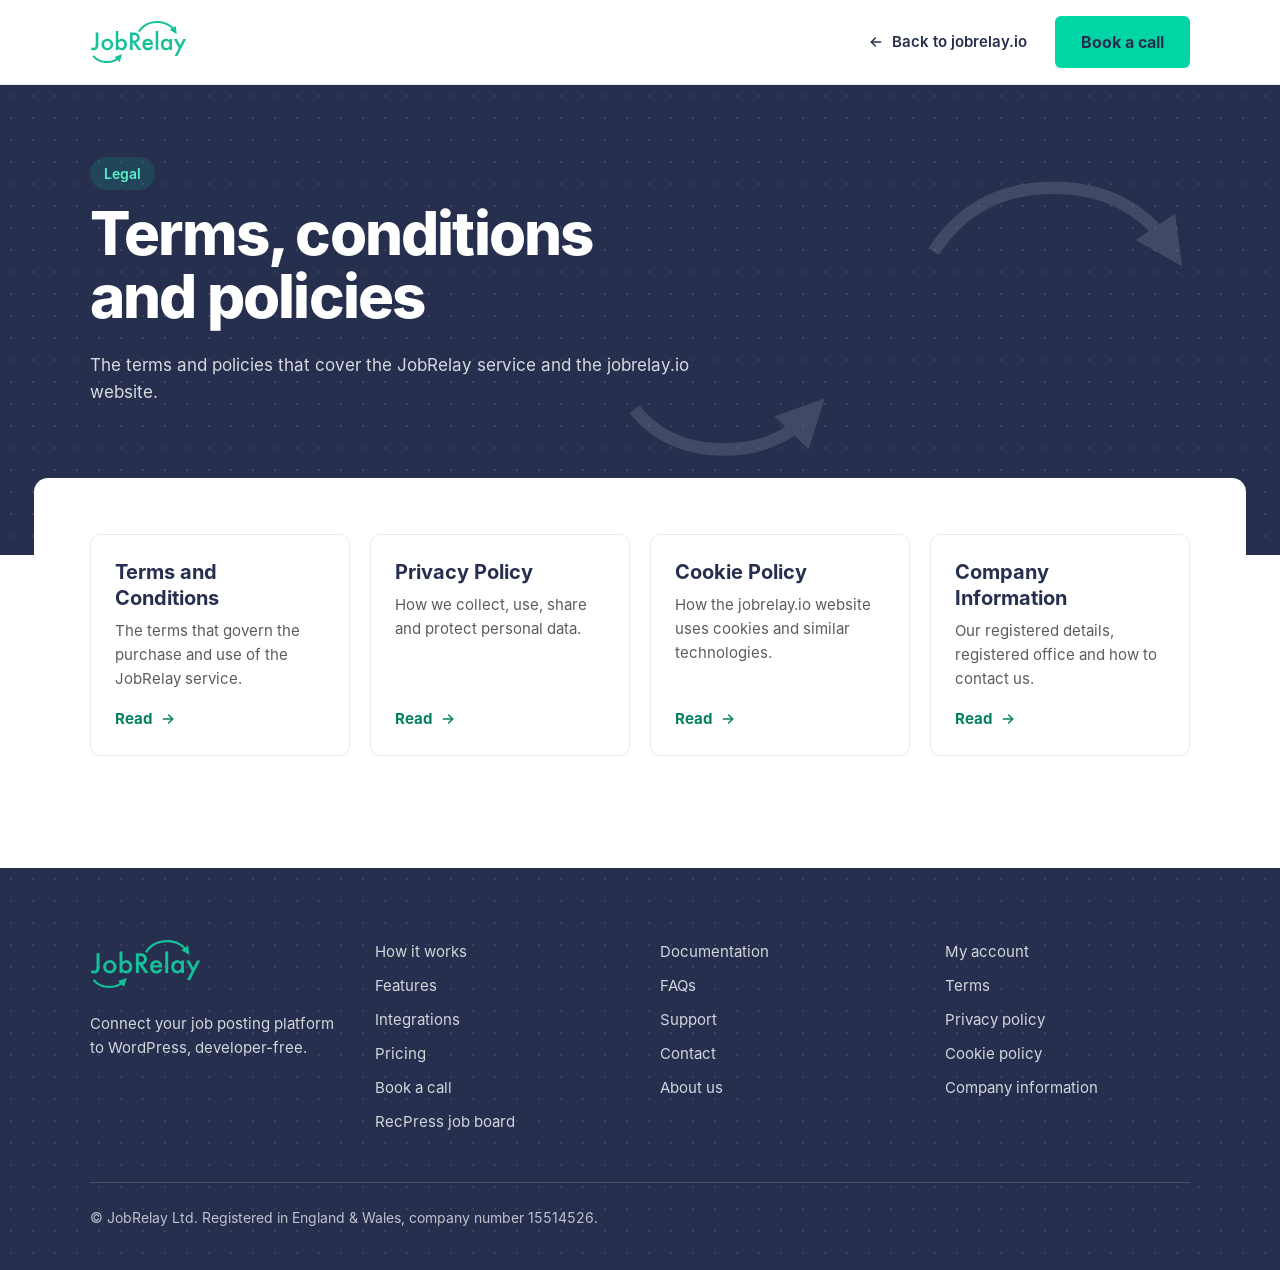
<file: index.html>
<!doctype html>
<html lang="en-GB">
<head>
	<meta charset="utf-8">
	<meta name="viewport" content="width=device-width, initial-scale=1">
	<title>Terms, conditions and policies | JobRelay</title>
	<meta name="description" content="JobRelay Ltd terms and conditions, privacy policy, cookie policy and company information.">
	<meta name="author" content="JobRelay Ltd">
	<link rel="canonical" href="https://legal.jobrelay.io/">
	<link rel="preload" href="assets/fonts/inter/inter-400.woff2" as="font" type="font/woff2" crossorigin>
	<link rel="preload" href="assets/fonts/inter/inter-800.woff2" as="font" type="font/woff2" crossorigin>
	<link rel="stylesheet" href="assets/css/legal.css">
	<script src="assets/js/legal.js" defer></script>
</head>
<body>

	<a class="skip-link" href="#main">Skip to content</a>

	<header class="site-header">
		<div class="wrap site-header__row">
			<a class="site-header__logo" href="https://jobrelay.io/"><img src="assets/img/logo.svg" alt="JobRelay home" width="96" height="42"></a>

			<div class="site-header__actions">
				<a class="site-header__back" href="https://jobrelay.io/">Back to jobrelay.io</a>
				<a class="button" href="https://jobrelay.io/book-a-consultation-call/">Book a call</a>
			</div>
		</div>
	</header>

	<main id="main">
		<section class="page-banner is-style-dots">
			<div class="wrap">
				<p class="banner-badge">Legal</p>
				<h1>Terms, conditions and policies</h1>
				<p class="banner-intro">The terms and policies that cover the JobRelay service and the jobrelay.io website.</p>
			</div>
		</section>

		<div class="page-sheet">
			<div class="wrap">
				<ul class="legal-cards">
					<li><a href="terms-conditions.html"><strong>Terms and Conditions</strong><span>The terms that govern the purchase and use of the JobRelay service.</span><em>Read</em></a></li>
					<li><a href="privacy-policy.html"><strong>Privacy Policy</strong><span>How we collect, use, share and protect personal data.</span><em>Read</em></a></li>
					<li><a href="cookie-policy.html"><strong>Cookie Policy</strong><span>How the jobrelay.io website uses cookies and similar technologies.</span><em>Read</em></a></li>
					<li><a href="company-information.html"><strong>Company Information</strong><span>Our registered details, registered office and how to contact us.</span><em>Read</em></a></li>
				</ul>
			</div>
		</div>
	</main>

	<footer class="site-footer is-style-dots">
		<div class="wrap site-footer__grid">
			<div>
				<a class="site-footer__logo" href="https://jobrelay.io/"><img src="assets/img/logo.svg" alt="JobRelay home" width="110" height="48"></a>
				<p>Connect your job posting platform to WordPress, developer-free.</p>
			</div>

			<ul class="footer-links">
				<li><a href="https://jobrelay.io/how-does-jobrelay-work/">How it works</a></li>
				<li><a href="https://jobrelay.io/features/">Features</a></li>
				<li><a href="https://jobrelay.io/wordpress-integrations/">Integrations</a></li>
				<li><a href="https://jobrelay.io/pricing/">Pricing</a></li>
				<li><a href="https://jobrelay.io/book-a-consultation-call/">Book a call</a></li>
				<li><a href="https://recpress.co.uk/">RecPress job board</a></li>
			</ul>

			<ul class="footer-links">
				<li><a href="https://jobrelay.io/docs/">Documentation</a></li>
				<li><a href="https://jobrelay.io/faqs/">FAQs</a></li>
				<li><a href="https://jobrelay.io/support/">Support</a></li>
				<li><a href="https://jobrelay.io/contact/">Contact</a></li>
				<li><a href="https://jobrelay.io/about/">About us</a></li>
			</ul>

			<ul class="footer-links">
				<li><a href="https://jobrelay.io/my-account/">My account</a></li>
				<li><a href="terms-conditions.html">Terms</a></li>
				<li><a href="privacy-policy.html">Privacy policy</a></li>
				<li><a href="cookie-policy.html">Cookie policy</a></li>
				<li><a href="company-information.html">Company information</a></li>
			</ul>
		</div>

		<p class="wrap footer-legal">&copy; JobRelay Ltd. Registered in England &amp; Wales, company number 15514526.</p>
	</footer>

</body>
</html>
</file>
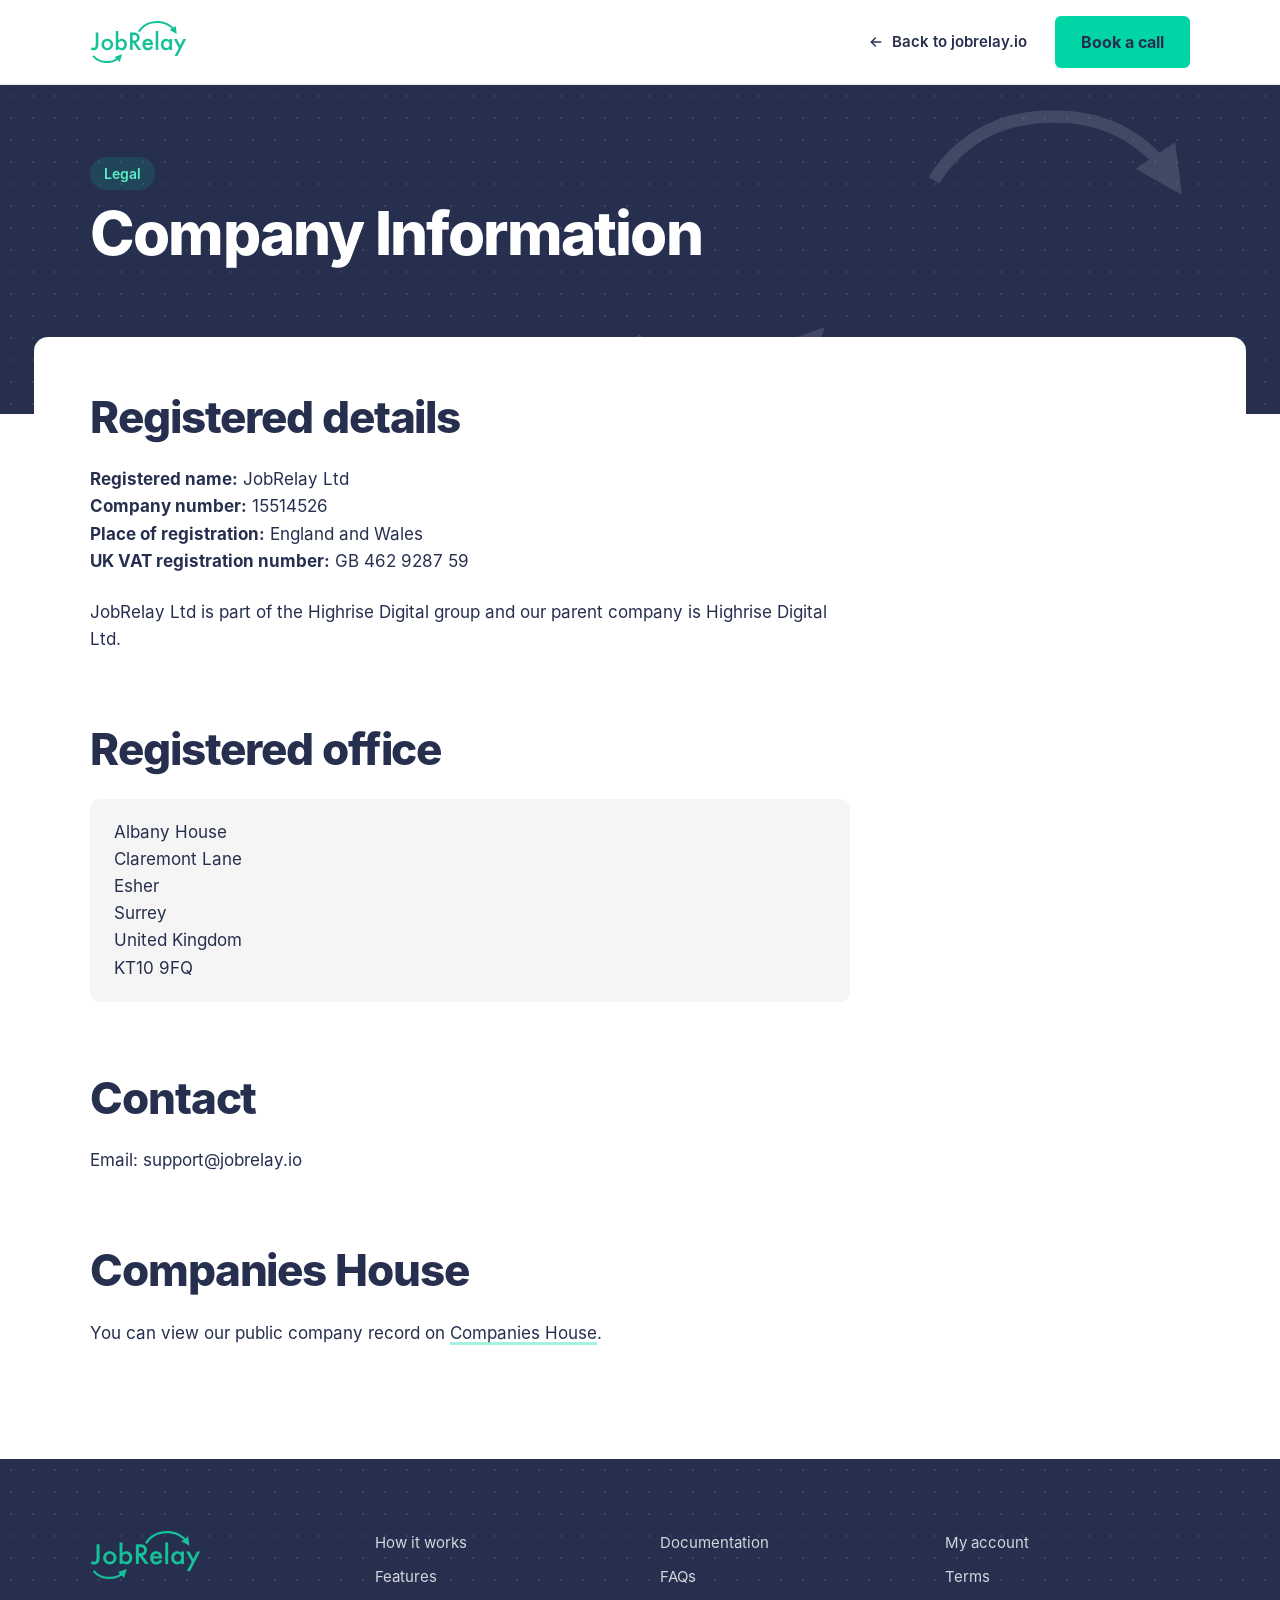
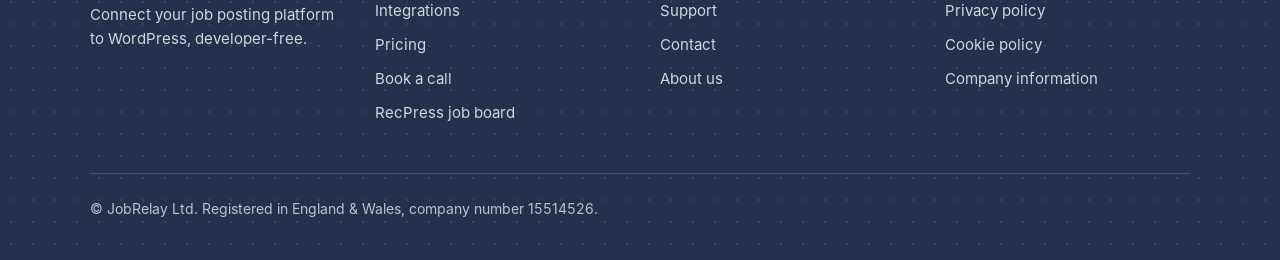
<file: company-information.html>
<!doctype html>
<html lang="en-GB">
<head>
	<meta charset="utf-8">
	<meta name="viewport" content="width=device-width, initial-scale=1">
	<title>Company Information | JobRelay</title>
	<meta name="description" content="JobRelay Ltd registered company details, registered office and contact information.">
	<meta name="author" content="JobRelay Ltd">
	<link rel="canonical" href="https://legal.jobrelay.io/company-information.html">
	<link rel="preload" href="assets/fonts/inter/inter-400.woff2" as="font" type="font/woff2" crossorigin>
	<link rel="preload" href="assets/fonts/inter/inter-800.woff2" as="font" type="font/woff2" crossorigin>
	<link rel="stylesheet" href="assets/css/legal.css">
	<script src="assets/js/legal.js" defer></script>
</head>
<body>

	<a class="skip-link" href="#main">Skip to content</a>

	<header class="site-header">
		<div class="wrap site-header__row">
			<a class="site-header__logo" href="https://jobrelay.io/"><img src="assets/img/logo.svg" alt="JobRelay home" width="96" height="42"></a>

			<div class="site-header__actions">
				<a class="site-header__back" href="https://jobrelay.io/">Back to jobrelay.io</a>
				<a class="button" href="https://jobrelay.io/book-a-consultation-call/">Book a call</a>
			</div>
		</div>
	</header>

	<main id="main">
		<section class="page-banner is-style-dots">
			<div class="wrap">
				<a class="banner-badge" href="index.html">Legal</a>
				<h1>Company Information</h1>
			</div>
		</section>

		<div class="page-sheet">
			<div class="wrap legal-layout">
				<div class="legal-content">
					<h2 id="registered-details">Registered details</h2>

					<p>
						<strong>Registered name:</strong> JobRelay Ltd<br>
						<strong>Company number:</strong> 15514526<br>
						<strong>Place of registration:</strong> England and Wales<br>
						<strong>UK VAT registration number:</strong> GB 462 9287 59
					</p>

					<p>JobRelay Ltd is part of the Highrise Digital group and our parent company is Highrise Digital Ltd.</p>

					<h2 id="registered-office">Registered office</h2>

					<address>
						Albany House<br>
						Claremont Lane<br>
						Esher<br>
						Surrey<br>
						United Kingdom<br>
						KT10 9FQ
					</address>

					<h2 id="contact">Contact</h2>

					<p>Email: support@jobrelay.io</p>

					<h2 id="companies-house">Companies House</h2>

					<p>You can view our public company record on <a href="https://find-and-update.company-information.service.gov.uk/company/15514526">Companies House</a>.</p>
				</div>
			</div>
		</div>
	</main>

	<footer class="site-footer is-style-dots">
		<div class="wrap site-footer__grid">
			<div>
				<a class="site-footer__logo" href="https://jobrelay.io/"><img src="assets/img/logo.svg" alt="JobRelay home" width="110" height="48"></a>
				<p>Connect your job posting platform to WordPress, developer-free.</p>
			</div>

			<ul class="footer-links">
				<li><a href="https://jobrelay.io/how-does-jobrelay-work/">How it works</a></li>
				<li><a href="https://jobrelay.io/features/">Features</a></li>
				<li><a href="https://jobrelay.io/wordpress-integrations/">Integrations</a></li>
				<li><a href="https://jobrelay.io/pricing/">Pricing</a></li>
				<li><a href="https://jobrelay.io/book-a-consultation-call/">Book a call</a></li>
				<li><a href="https://recpress.co.uk/">RecPress job board</a></li>
			</ul>

			<ul class="footer-links">
				<li><a href="https://jobrelay.io/docs/">Documentation</a></li>
				<li><a href="https://jobrelay.io/faqs/">FAQs</a></li>
				<li><a href="https://jobrelay.io/support/">Support</a></li>
				<li><a href="https://jobrelay.io/contact/">Contact</a></li>
				<li><a href="https://jobrelay.io/about/">About us</a></li>
			</ul>

			<ul class="footer-links">
				<li><a href="https://jobrelay.io/my-account/">My account</a></li>
				<li><a href="terms-conditions.html">Terms</a></li>
				<li><a href="privacy-policy.html">Privacy policy</a></li>
				<li><a href="cookie-policy.html">Cookie policy</a></li>
				<li><a href="company-information.html">Company information</a></li>
			</ul>
		</div>

		<p class="wrap footer-legal">&copy; JobRelay Ltd. Registered in England &amp; Wales, company number 15514526.</p>
	</footer>

</body>
</html>
</file>
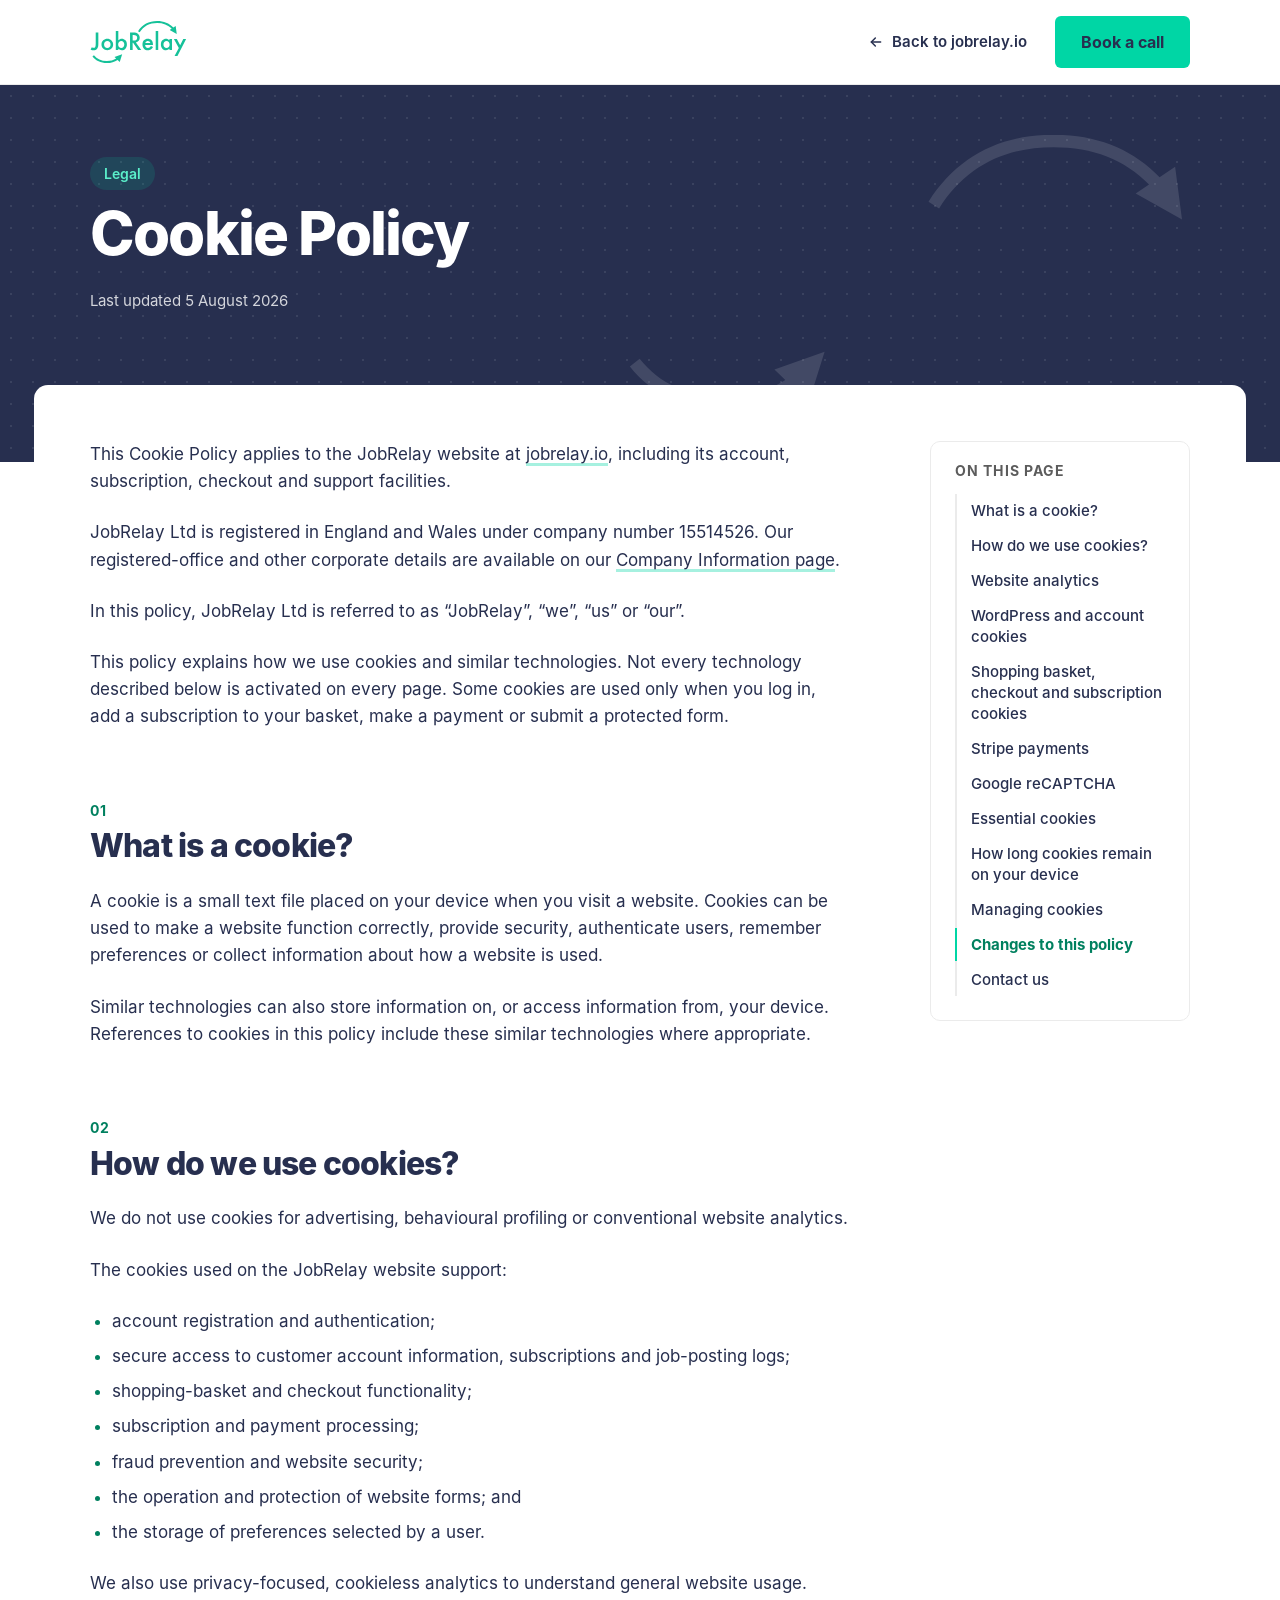
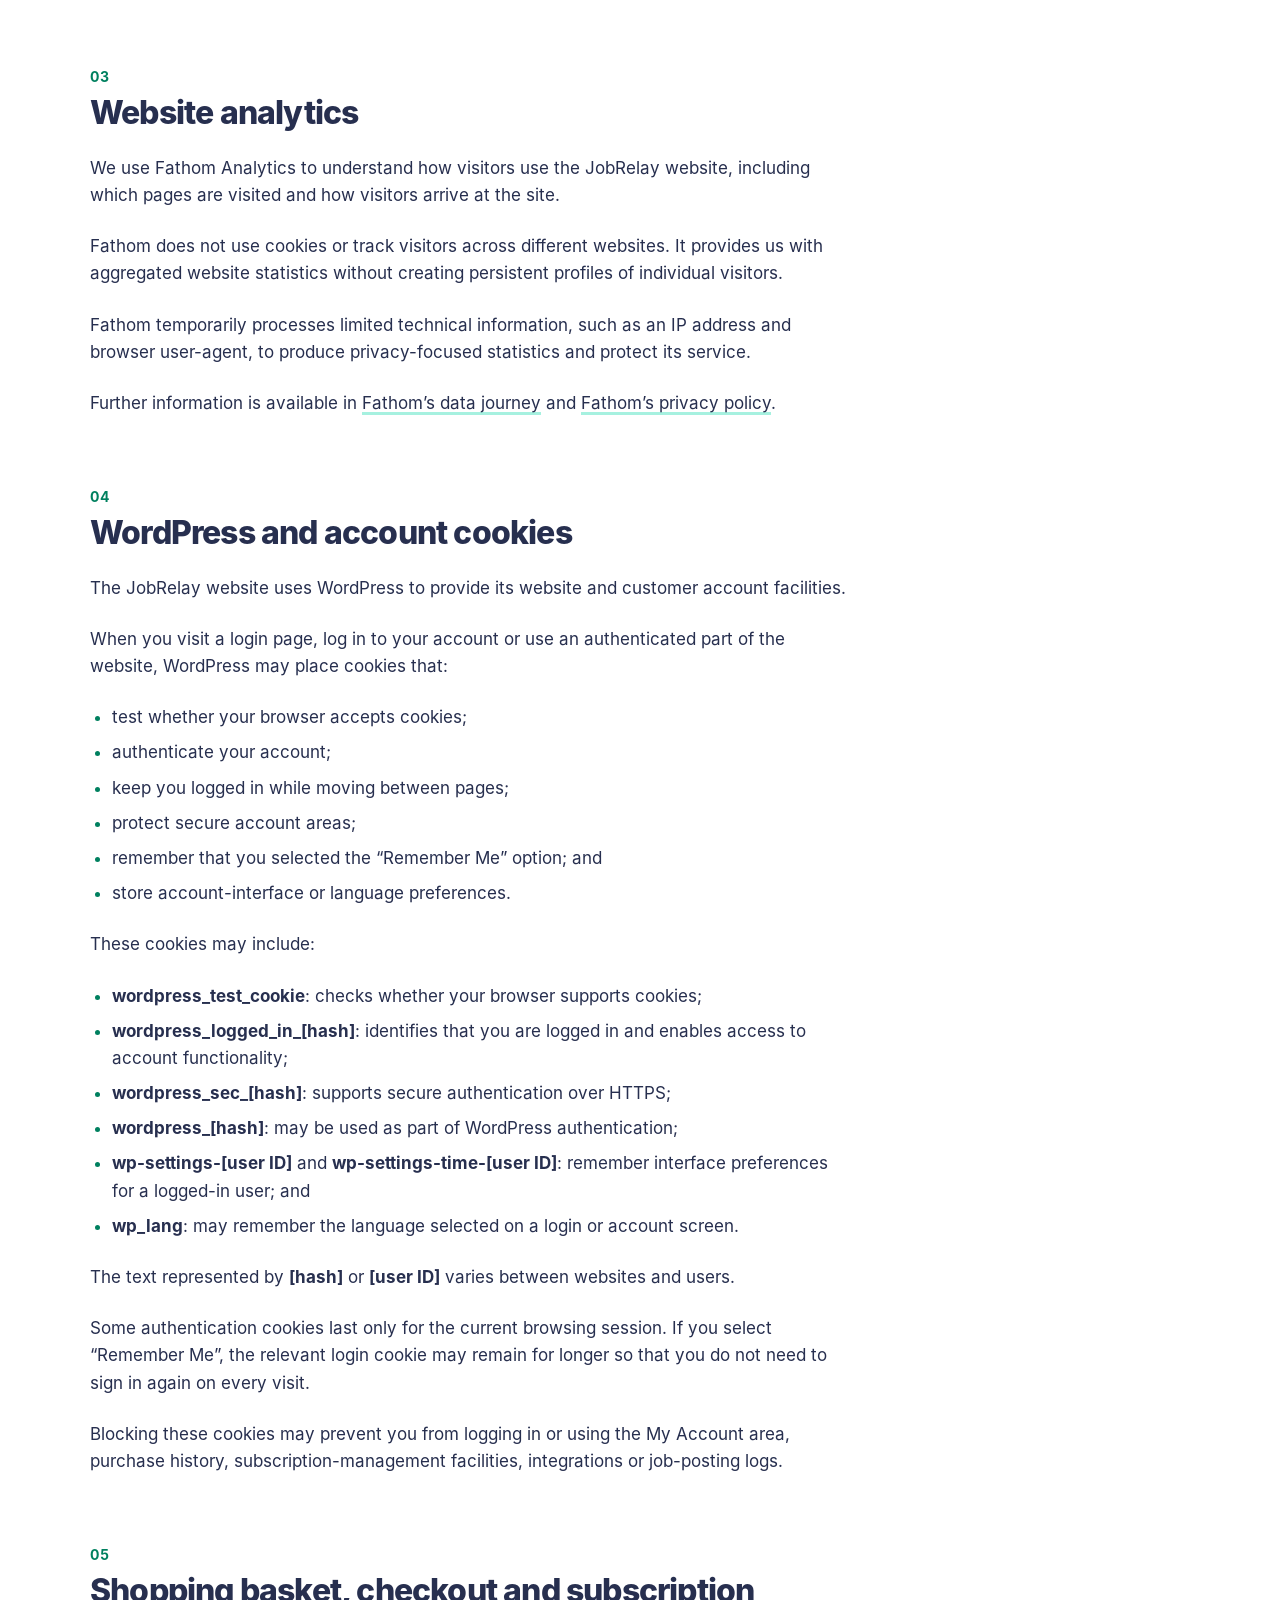
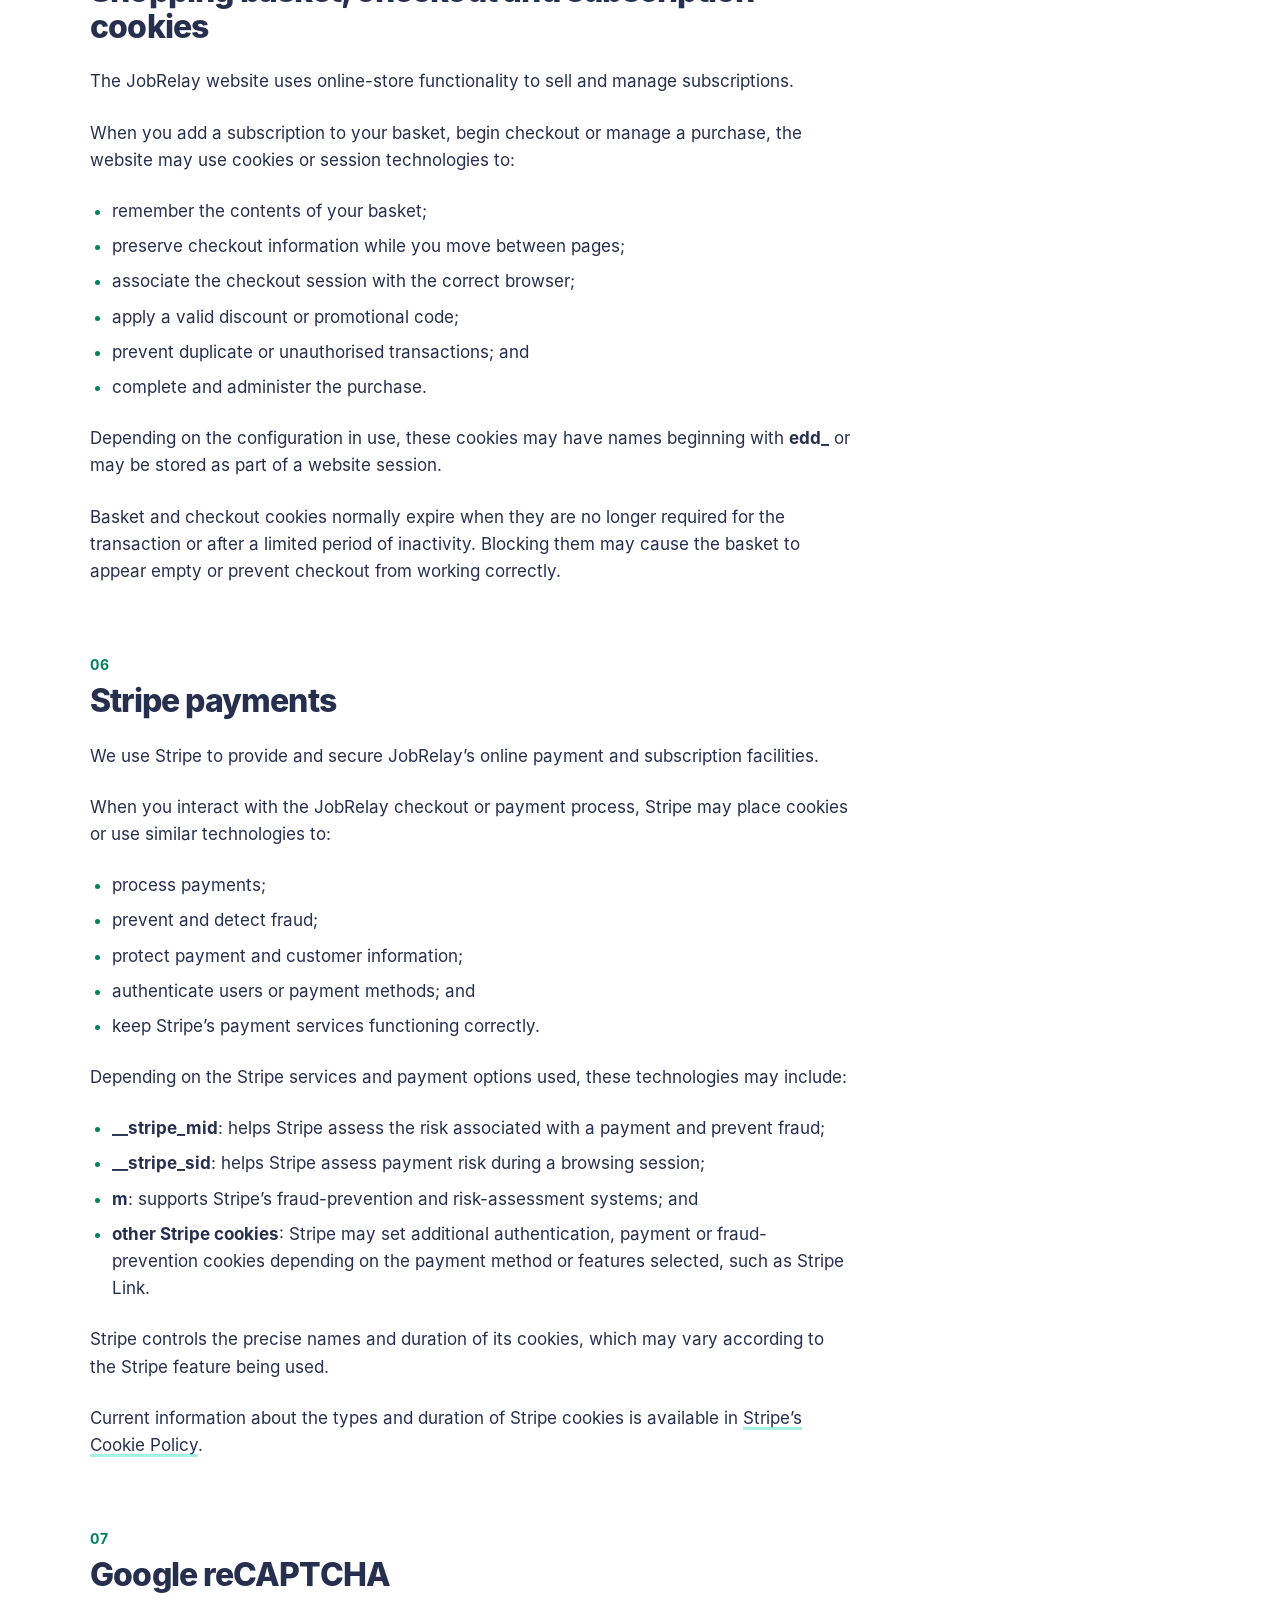
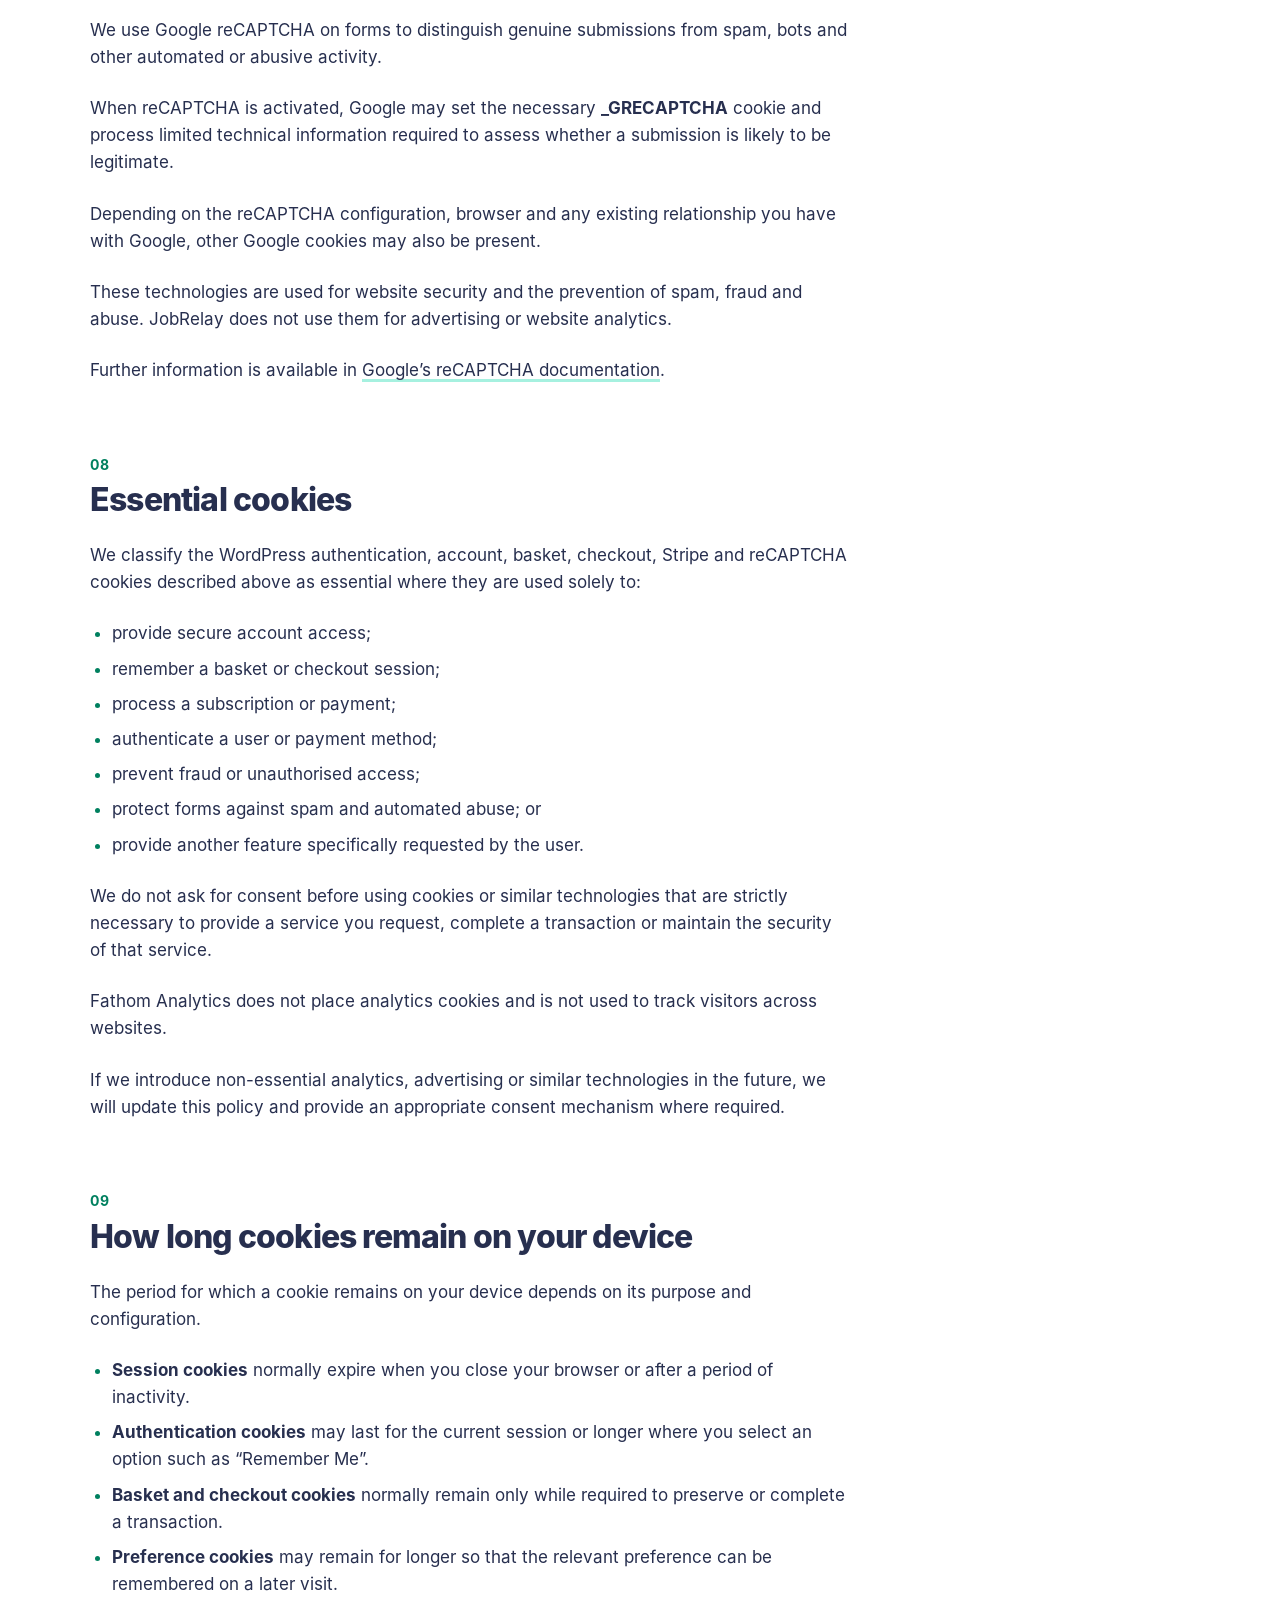
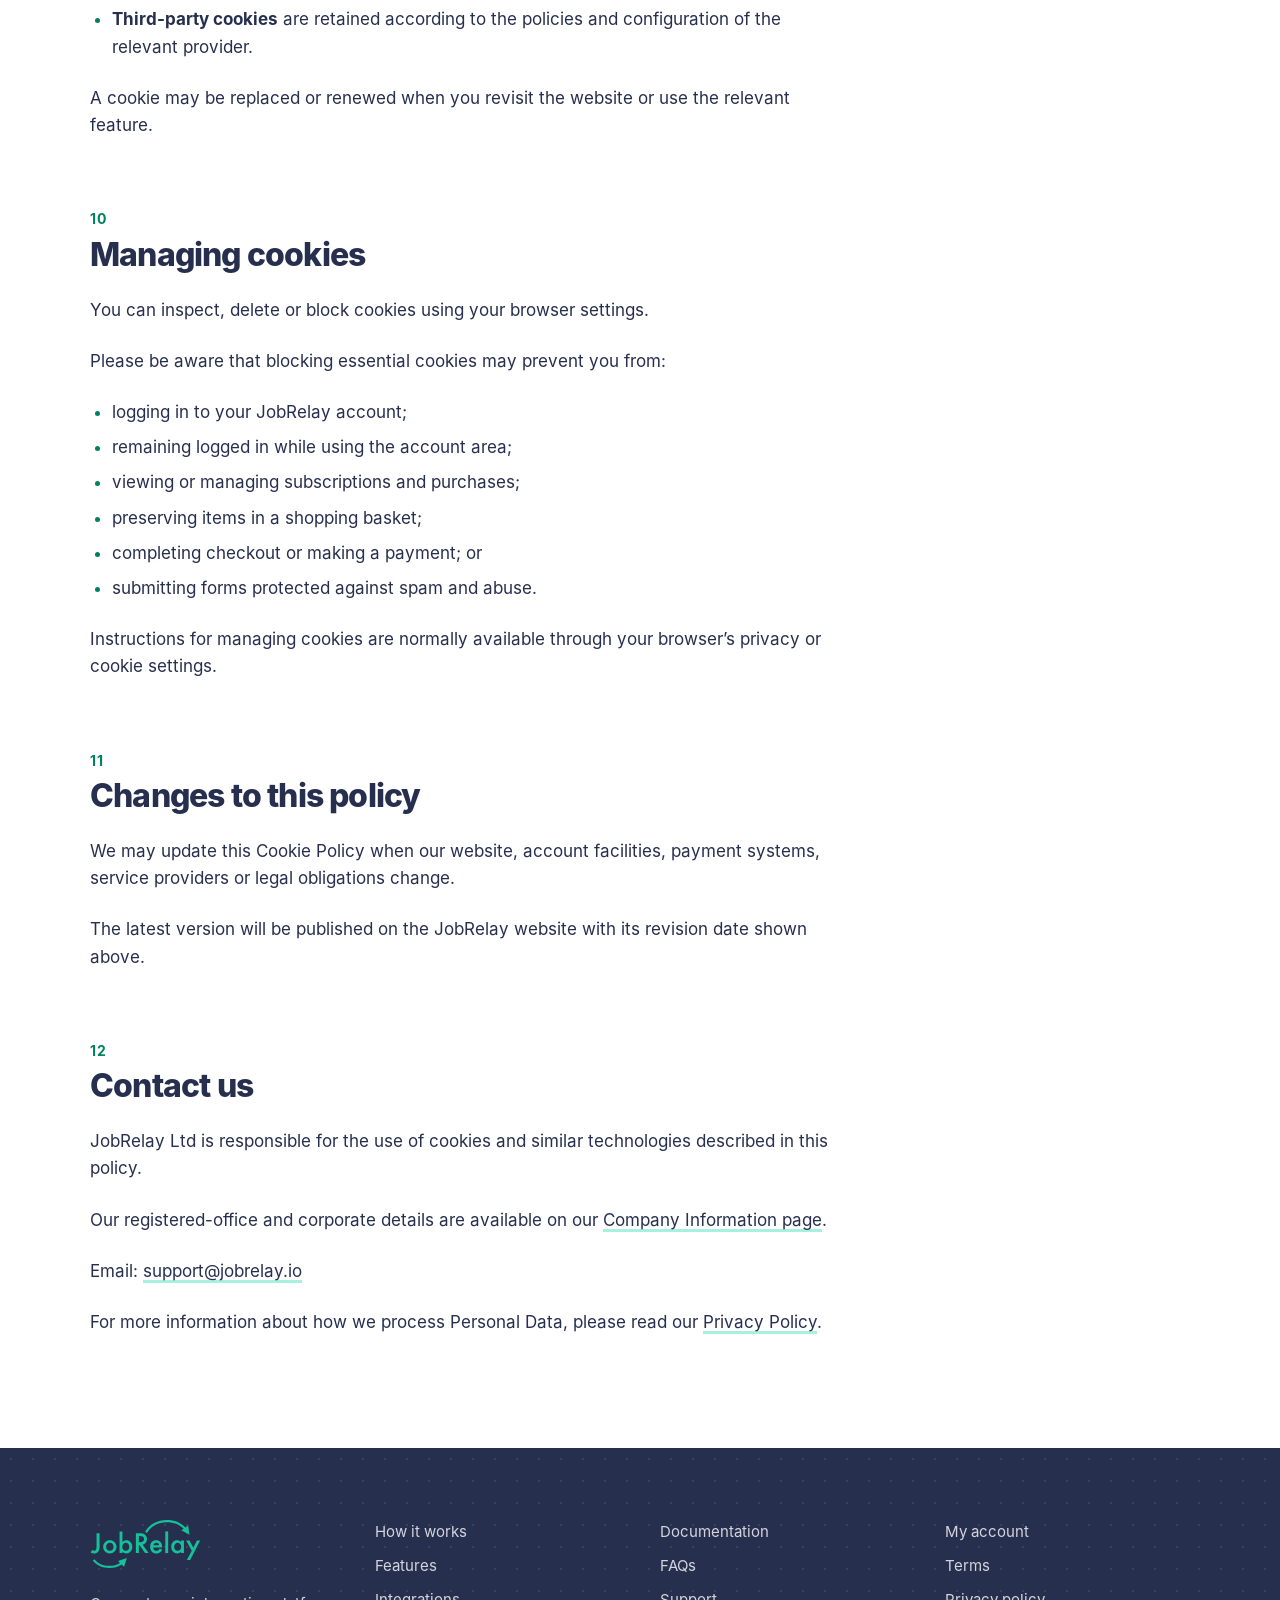
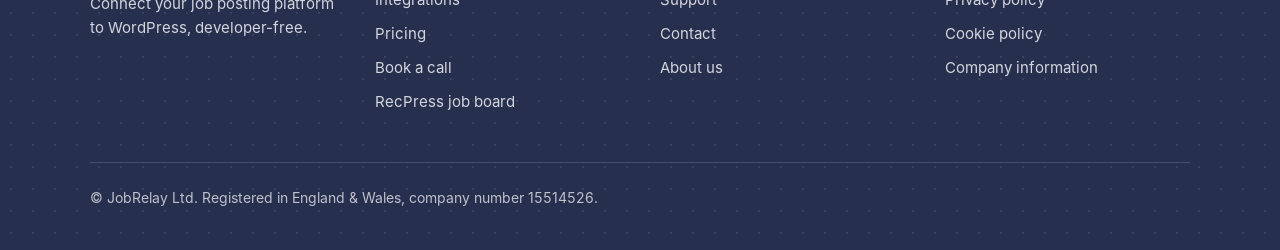
<file: cookie-policy.html>
<!doctype html>
<html lang="en-GB">
<head>
	<meta charset="utf-8">
	<meta name="viewport" content="width=device-width, initial-scale=1">
	<title>Cookie Policy | JobRelay</title>
	<meta name="description" content="How the JobRelay website uses cookies and similar technologies.">
	<meta name="author" content="JobRelay Ltd">
	<link rel="canonical" href="https://legal.jobrelay.io/cookie-policy.html">
	<link rel="preload" href="assets/fonts/inter/inter-400.woff2" as="font" type="font/woff2" crossorigin>
	<link rel="preload" href="assets/fonts/inter/inter-800.woff2" as="font" type="font/woff2" crossorigin>
	<link rel="stylesheet" href="assets/css/legal.css">
	<script src="assets/js/legal.js" defer></script>
</head>
<body>

	<a class="skip-link" href="#main">Skip to content</a>

	<header class="site-header">
		<div class="wrap site-header__row">
			<a class="site-header__logo" href="https://jobrelay.io/"><img src="assets/img/logo.svg" alt="JobRelay home" width="96" height="42"></a>

			<div class="site-header__actions">
				<a class="site-header__back" href="https://jobrelay.io/">Back to jobrelay.io</a>
				<a class="button" href="https://jobrelay.io/book-a-consultation-call/">Book a call</a>
			</div>
		</div>
	</header>

	<main id="main">
		<section class="page-banner is-style-dots">
			<div class="wrap">
				<a class="banner-badge" href="index.html">Legal</a>
				<h1>Cookie Policy</h1>
				<p class="banner-updated">Last updated 5 August 2026</p>
			</div>
		</section>

		<div class="page-sheet">
			<div class="wrap legal-layout legal-layout--toc">
				<details class="legal-toc">
					<summary>On this page</summary>
					<nav aria-label="On this page">
						<ol>
						<li><a href="#what-is-a-cookie">What is a cookie?</a></li>
						<li><a href="#how-do-we-use-cookies">How do we use cookies?</a></li>
						<li><a href="#website-analytics">Website analytics</a></li>
						<li><a href="#wordpress-and-account-cookies">WordPress and account cookies</a></li>
						<li><a href="#shopping-basket-checkout-and-subscription-cookies">Shopping basket, checkout and subscription cookies</a></li>
						<li><a href="#stripe-payments">Stripe payments</a></li>
						<li><a href="#google-recaptcha">Google reCAPTCHA</a></li>
						<li><a href="#essential-cookies">Essential cookies</a></li>
						<li><a href="#how-long-cookies-remain-on-your-device">How long cookies remain on your device</a></li>
						<li><a href="#managing-cookies">Managing cookies</a></li>
						<li><a href="#changes-to-this-policy">Changes to this policy</a></li>
						<li><a href="#contact-us">Contact us</a></li>
						</ol>
					</nav>
				</details>

				<div class="legal-content">
					<p>This Cookie Policy applies to the JobRelay website at <a href="https://jobrelay.io/">jobrelay.io</a>, including its account, subscription, checkout and support facilities.</p>

					<p>JobRelay Ltd is registered in England and Wales under company number 15514526. Our registered-office and other corporate details are available on our <a href="company-information.html">Company Information page</a>.</p>

					<p>In this policy, JobRelay Ltd is referred to as “JobRelay”, “we”, “us” or “our”.</p>

					<p>This policy explains how we use cookies and similar technologies. Not every technology described below is activated on every page. Some cookies are used only when you log in, add a subscription to your basket, make a payment or submit a protected form.</p>

					<h2 class="is-style-section-title-count" id="what-is-a-cookie">What is a cookie?</h2>

					<p>A cookie is a small text file placed on your device when you visit a website. Cookies can be used to make a website function correctly, provide security, authenticate users, remember preferences or collect information about how a website is used.</p>

					<p>Similar technologies can also store information on, or access information from, your device. References to cookies in this policy include these similar technologies where appropriate.</p>

					<h2 class="is-style-section-title-count" id="how-do-we-use-cookies">How do we use cookies?</h2>

					<p>We do not use cookies for advertising, behavioural profiling or conventional website analytics.</p>

					<p>The cookies used on the JobRelay website support:</p>

					<ul>
						<li>account registration and authentication;</li>
						<li>secure access to customer account information, subscriptions and job-posting logs;</li>
						<li>shopping-basket and checkout functionality;</li>
						<li>subscription and payment processing;</li>
						<li>fraud prevention and website security;</li>
						<li>the operation and protection of website forms; and</li>
						<li>the storage of preferences selected by a user.</li>
					</ul>

					<p>We also use privacy-focused, cookieless analytics to understand general website usage.</p>

					<h2 class="is-style-section-title-count" id="website-analytics">Website analytics</h2>

					<p>We use Fathom Analytics to understand how visitors use the JobRelay website, including which pages are visited and how visitors arrive at the site.</p>

					<p>Fathom does not use cookies or track visitors across different websites. It provides us with aggregated website statistics without creating persistent profiles of individual visitors.</p>

					<p>Fathom temporarily processes limited technical information, such as an IP address and browser user-agent, to produce privacy-focused statistics and protect its service.</p>

					<p>Further information is available in <a href="https://usefathom.com/data">Fathom’s data journey</a> and <a href="https://usefathom.com/legal/privacy">Fathom’s privacy policy</a>.</p>

					<h2 class="is-style-section-title-count" id="wordpress-and-account-cookies">WordPress and account cookies</h2>

					<p>The JobRelay website uses WordPress to provide its website and customer account facilities.</p>

					<p>When you visit a login page, log in to your account or use an authenticated part of the website, WordPress may place cookies that:</p>

					<ul>
						<li>test whether your browser accepts cookies;</li>
						<li>authenticate your account;</li>
						<li>keep you logged in while moving between pages;</li>
						<li>protect secure account areas;</li>
						<li>remember that you selected the “Remember Me” option; and</li>
						<li>store account-interface or language preferences.</li>
					</ul>

					<p>These cookies may include:</p>

					<ul>
						<li><strong>wordpress_test_cookie</strong>: checks whether your browser supports cookies;</li>
						<li><strong>wordpress_logged_in_[hash]</strong>: identifies that you are logged in and enables access to account functionality;</li>
						<li><strong>wordpress_sec_[hash]</strong>: supports secure authentication over HTTPS;</li>
						<li><strong>wordpress_[hash]</strong>: may be used as part of WordPress authentication;</li>
						<li><strong>wp-settings-[user ID]</strong> and <strong>wp-settings-time-[user ID]</strong>: remember interface preferences for a logged-in user; and</li>
						<li><strong>wp_lang</strong>: may remember the language selected on a login or account screen.</li>
					</ul>

					<p>The text represented by <strong>[hash]</strong> or <strong>[user ID]</strong> varies between websites and users.</p>

					<p>Some authentication cookies last only for the current browsing session. If you select “Remember Me”, the relevant login cookie may remain for longer so that you do not need to sign in again on every visit.</p>

					<p>Blocking these cookies may prevent you from logging in or using the My Account area, purchase history, subscription-management facilities, integrations or job-posting logs.</p>

					<h2 class="is-style-section-title-count" id="shopping-basket-checkout-and-subscription-cookies">Shopping basket, checkout and subscription cookies</h2>

					<p>The JobRelay website uses online-store functionality to sell and manage subscriptions.</p>

					<p>When you add a subscription to your basket, begin checkout or manage a purchase, the website may use cookies or session technologies to:</p>

					<ul>
						<li>remember the contents of your basket;</li>
						<li>preserve checkout information while you move between pages;</li>
						<li>associate the checkout session with the correct browser;</li>
						<li>apply a valid discount or promotional code;</li>
						<li>prevent duplicate or unauthorised transactions; and</li>
						<li>complete and administer the purchase.</li>
					</ul>

					<p>Depending on the configuration in use, these cookies may have names beginning with <strong>edd_</strong> or may be stored as part of a website session.</p>

					<p>Basket and checkout cookies normally expire when they are no longer required for the transaction or after a limited period of inactivity. Blocking them may cause the basket to appear empty or prevent checkout from working correctly.</p>

					<h2 class="is-style-section-title-count" id="stripe-payments">Stripe payments</h2>

					<p>We use Stripe to provide and secure JobRelay’s online payment and subscription facilities.</p>

					<p>When you interact with the JobRelay checkout or payment process, Stripe may place cookies or use similar technologies to:</p>

					<ul>
						<li>process payments;</li>
						<li>prevent and detect fraud;</li>
						<li>protect payment and customer information;</li>
						<li>authenticate users or payment methods; and</li>
						<li>keep Stripe’s payment services functioning correctly.</li>
					</ul>

					<p>Depending on the Stripe services and payment options used, these technologies may include:</p>

					<ul>
						<li><strong>__stripe_mid</strong>: helps Stripe assess the risk associated with a payment and prevent fraud;</li>
						<li><strong>__stripe_sid</strong>: helps Stripe assess payment risk during a browsing session;</li>
						<li><strong>m</strong>: supports Stripe’s fraud-prevention and risk-assessment systems; and</li>
						<li><strong>other Stripe cookies</strong>: Stripe may set additional authentication, payment or fraud-prevention cookies depending on the payment method or features selected, such as Stripe Link.</li>
					</ul>

					<p>Stripe controls the precise names and duration of its cookies, which may vary according to the Stripe feature being used.</p>

					<p>Current information about the types and duration of Stripe cookies is available in <a href="https://stripe.com/legal/cookies-policy">Stripe’s Cookie Policy</a>.</p>

					<h2 class="is-style-section-title-count" id="google-recaptcha">Google reCAPTCHA</h2>

					<p>We use Google reCAPTCHA on forms to distinguish genuine submissions from spam, bots and other automated or abusive activity.</p>

					<p>When reCAPTCHA is activated, Google may set the necessary <strong>_GRECAPTCHA</strong> cookie and process limited technical information required to assess whether a submission is likely to be legitimate.</p>

					<p>Depending on the reCAPTCHA configuration, browser and any existing relationship you have with Google, other Google cookies may also be present.</p>

					<p>These technologies are used for website security and the prevention of spam, fraud and abuse. JobRelay does not use them for advertising or website analytics.</p>

					<p>Further information is available in <a href="https://docs.cloud.google.com/recaptcha/docs/faq">Google’s reCAPTCHA documentation</a>.</p>

					<h2 class="is-style-section-title-count" id="essential-cookies">Essential cookies</h2>

					<p>We classify the WordPress authentication, account, basket, checkout, Stripe and reCAPTCHA cookies described above as essential where they are used solely to:</p>

					<ul>
						<li>provide secure account access;</li>
						<li>remember a basket or checkout session;</li>
						<li>process a subscription or payment;</li>
						<li>authenticate a user or payment method;</li>
						<li>prevent fraud or unauthorised access;</li>
						<li>protect forms against spam and automated abuse; or</li>
						<li>provide another feature specifically requested by the user.</li>
					</ul>

					<p>We do not ask for consent before using cookies or similar technologies that are strictly necessary to provide a service you request, complete a transaction or maintain the security of that service.</p>

					<p>Fathom Analytics does not place analytics cookies and is not used to track visitors across websites.</p>

					<p>If we introduce non-essential analytics, advertising or similar technologies in the future, we will update this policy and provide an appropriate consent mechanism where required.</p>

					<h2 class="is-style-section-title-count" id="how-long-cookies-remain-on-your-device">How long cookies remain on your device</h2>

					<p>The period for which a cookie remains on your device depends on its purpose and configuration.</p>

					<ul>
						<li><strong>Session cookies</strong> normally expire when you close your browser or after a period of inactivity.</li>
						<li><strong>Authentication cookies</strong> may last for the current session or longer where you select an option such as “Remember Me”.</li>
						<li><strong>Basket and checkout cookies</strong> normally remain only while required to preserve or complete a transaction.</li>
						<li><strong>Preference cookies</strong> may remain for longer so that the relevant preference can be remembered on a later visit.</li>
						<li><strong>Third-party cookies</strong> are retained according to the policies and configuration of the relevant provider.</li>
					</ul>

					<p>A cookie may be replaced or renewed when you revisit the website or use the relevant feature.</p>

					<h2 class="is-style-section-title-count" id="managing-cookies">Managing cookies</h2>

					<p>You can inspect, delete or block cookies using your browser settings.</p>

					<p>Please be aware that blocking essential cookies may prevent you from:</p>

					<ul>
						<li>logging in to your JobRelay account;</li>
						<li>remaining logged in while using the account area;</li>
						<li>viewing or managing subscriptions and purchases;</li>
						<li>preserving items in a shopping basket;</li>
						<li>completing checkout or making a payment; or</li>
						<li>submitting forms protected against spam and abuse.</li>
					</ul>

					<p>Instructions for managing cookies are normally available through your browser’s privacy or cookie settings.</p>

					<h2 class="is-style-section-title-count" id="changes-to-this-policy">Changes to this policy</h2>

					<p>We may update this Cookie Policy when our website, account facilities, payment systems, service providers or legal obligations change.</p>

					<p>The latest version will be published on the JobRelay website with its revision date shown above.</p>

					<h2 class="is-style-section-title-count" id="contact-us">Contact us</h2>

					<p>JobRelay Ltd is responsible for the use of cookies and similar technologies described in this policy.</p>

					<p>Our registered-office and corporate details are available on our <a href="company-information.html">Company Information page</a>.</p>

					<p>Email: <a href="mailto:support@jobrelay.io">support@jobrelay.io</a></p>

					<p>For more information about how we process Personal Data, please read our <a href="privacy-policy.html">Privacy Policy</a>.</p>
				</div>
			</div>
		</div>
	</main>

	<footer class="site-footer is-style-dots">
		<div class="wrap site-footer__grid">
			<div>
				<a class="site-footer__logo" href="https://jobrelay.io/"><img src="assets/img/logo.svg" alt="JobRelay home" width="110" height="48"></a>
				<p>Connect your job posting platform to WordPress, developer-free.</p>
			</div>

			<ul class="footer-links">
				<li><a href="https://jobrelay.io/how-does-jobrelay-work/">How it works</a></li>
				<li><a href="https://jobrelay.io/features/">Features</a></li>
				<li><a href="https://jobrelay.io/wordpress-integrations/">Integrations</a></li>
				<li><a href="https://jobrelay.io/pricing/">Pricing</a></li>
				<li><a href="https://jobrelay.io/book-a-consultation-call/">Book a call</a></li>
				<li><a href="https://recpress.co.uk/">RecPress job board</a></li>
			</ul>

			<ul class="footer-links">
				<li><a href="https://jobrelay.io/docs/">Documentation</a></li>
				<li><a href="https://jobrelay.io/faqs/">FAQs</a></li>
				<li><a href="https://jobrelay.io/support/">Support</a></li>
				<li><a href="https://jobrelay.io/contact/">Contact</a></li>
				<li><a href="https://jobrelay.io/about/">About us</a></li>
			</ul>

			<ul class="footer-links">
				<li><a href="https://jobrelay.io/my-account/">My account</a></li>
				<li><a href="terms-conditions.html">Terms</a></li>
				<li><a href="privacy-policy.html">Privacy policy</a></li>
				<li><a href="cookie-policy.html">Cookie policy</a></li>
				<li><a href="company-information.html">Company information</a></li>
			</ul>
		</div>

		<p class="wrap footer-legal">&copy; JobRelay Ltd. Registered in England &amp; Wales, company number 15514526.</p>
	</footer>

</body>
</html>
</file>
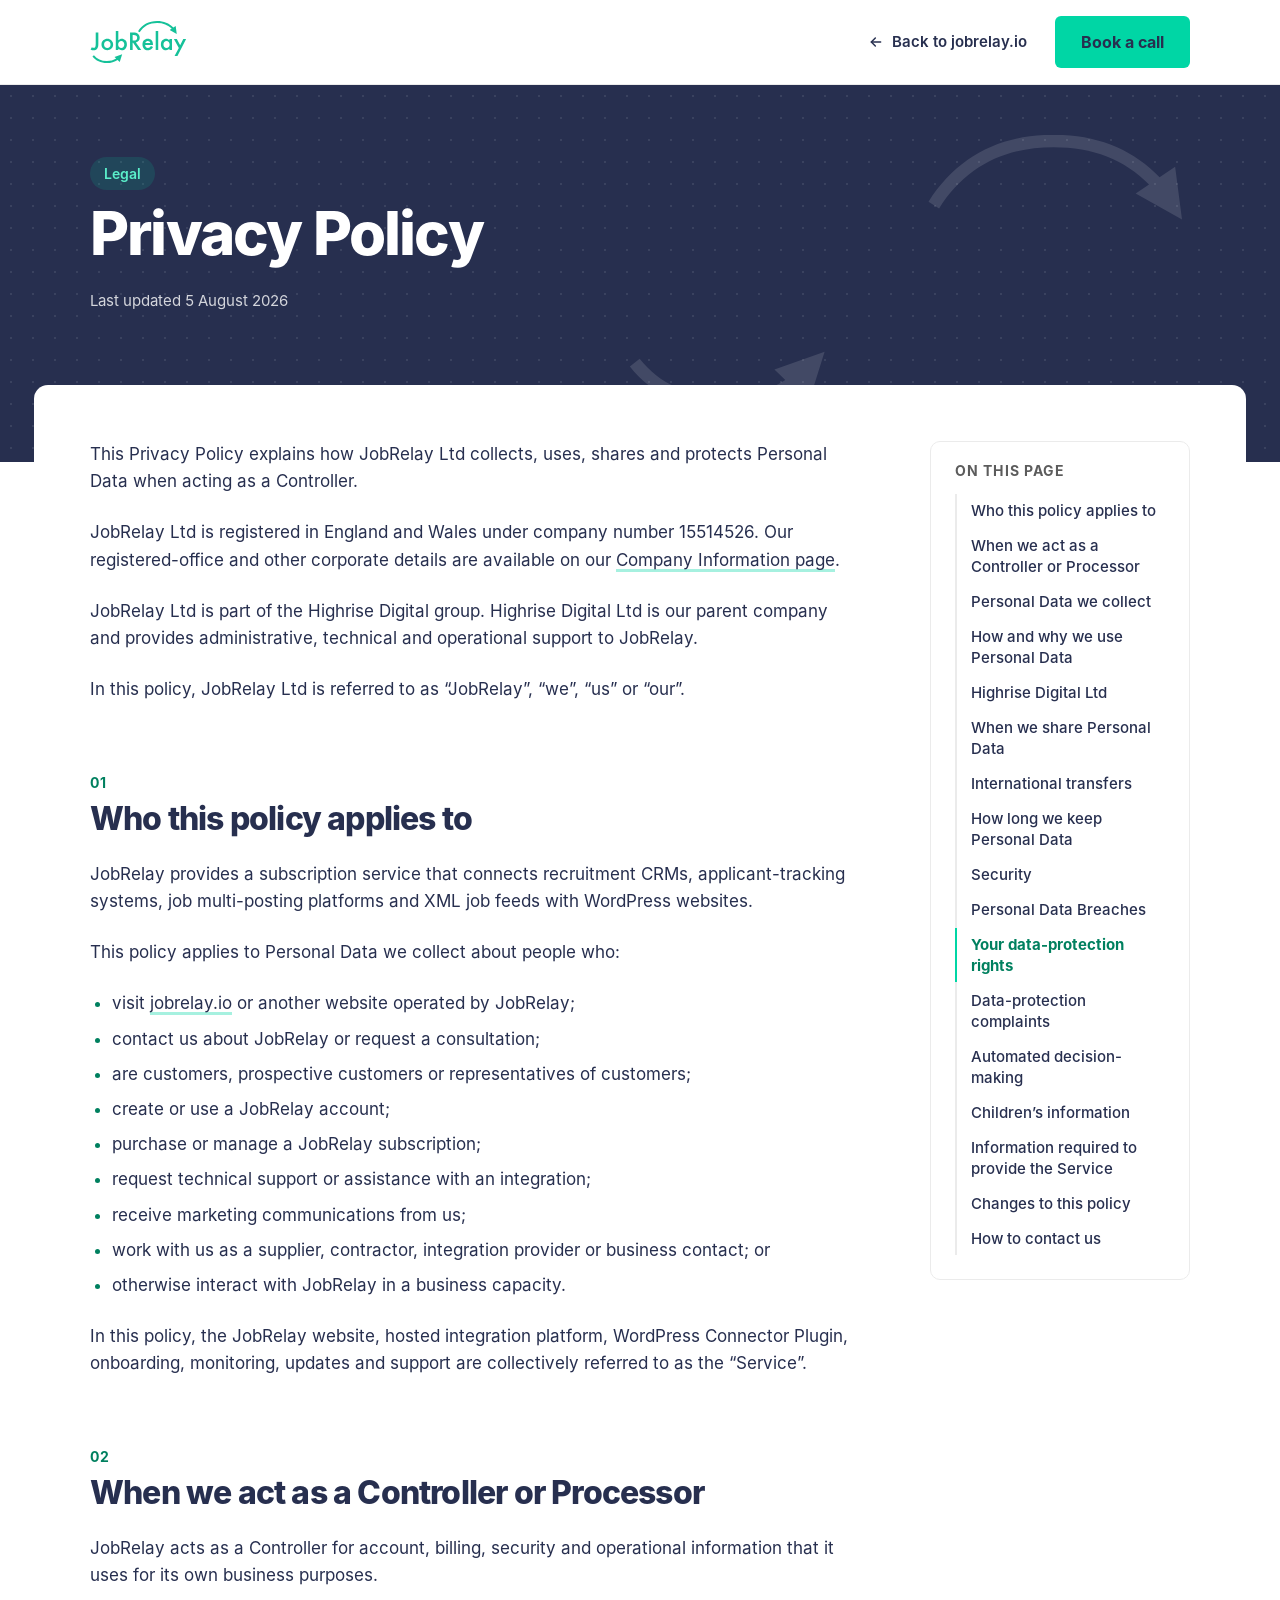
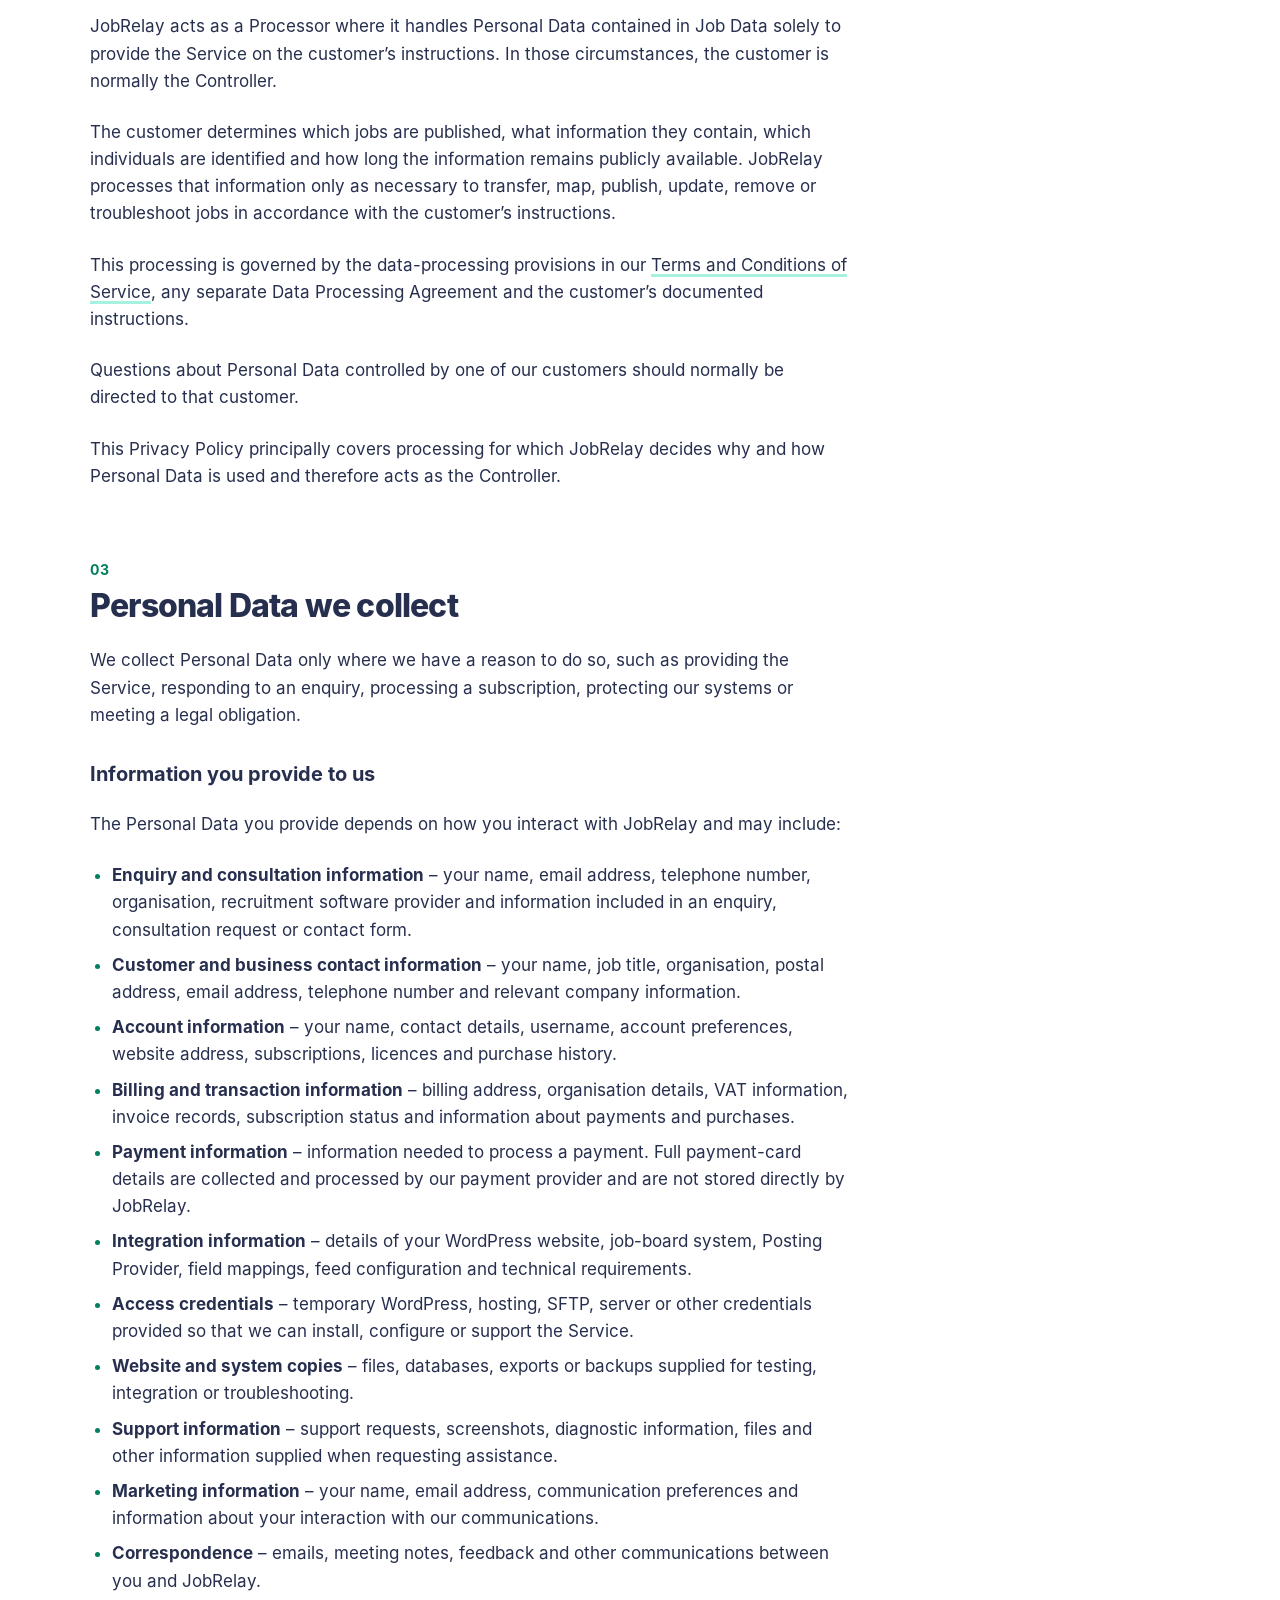
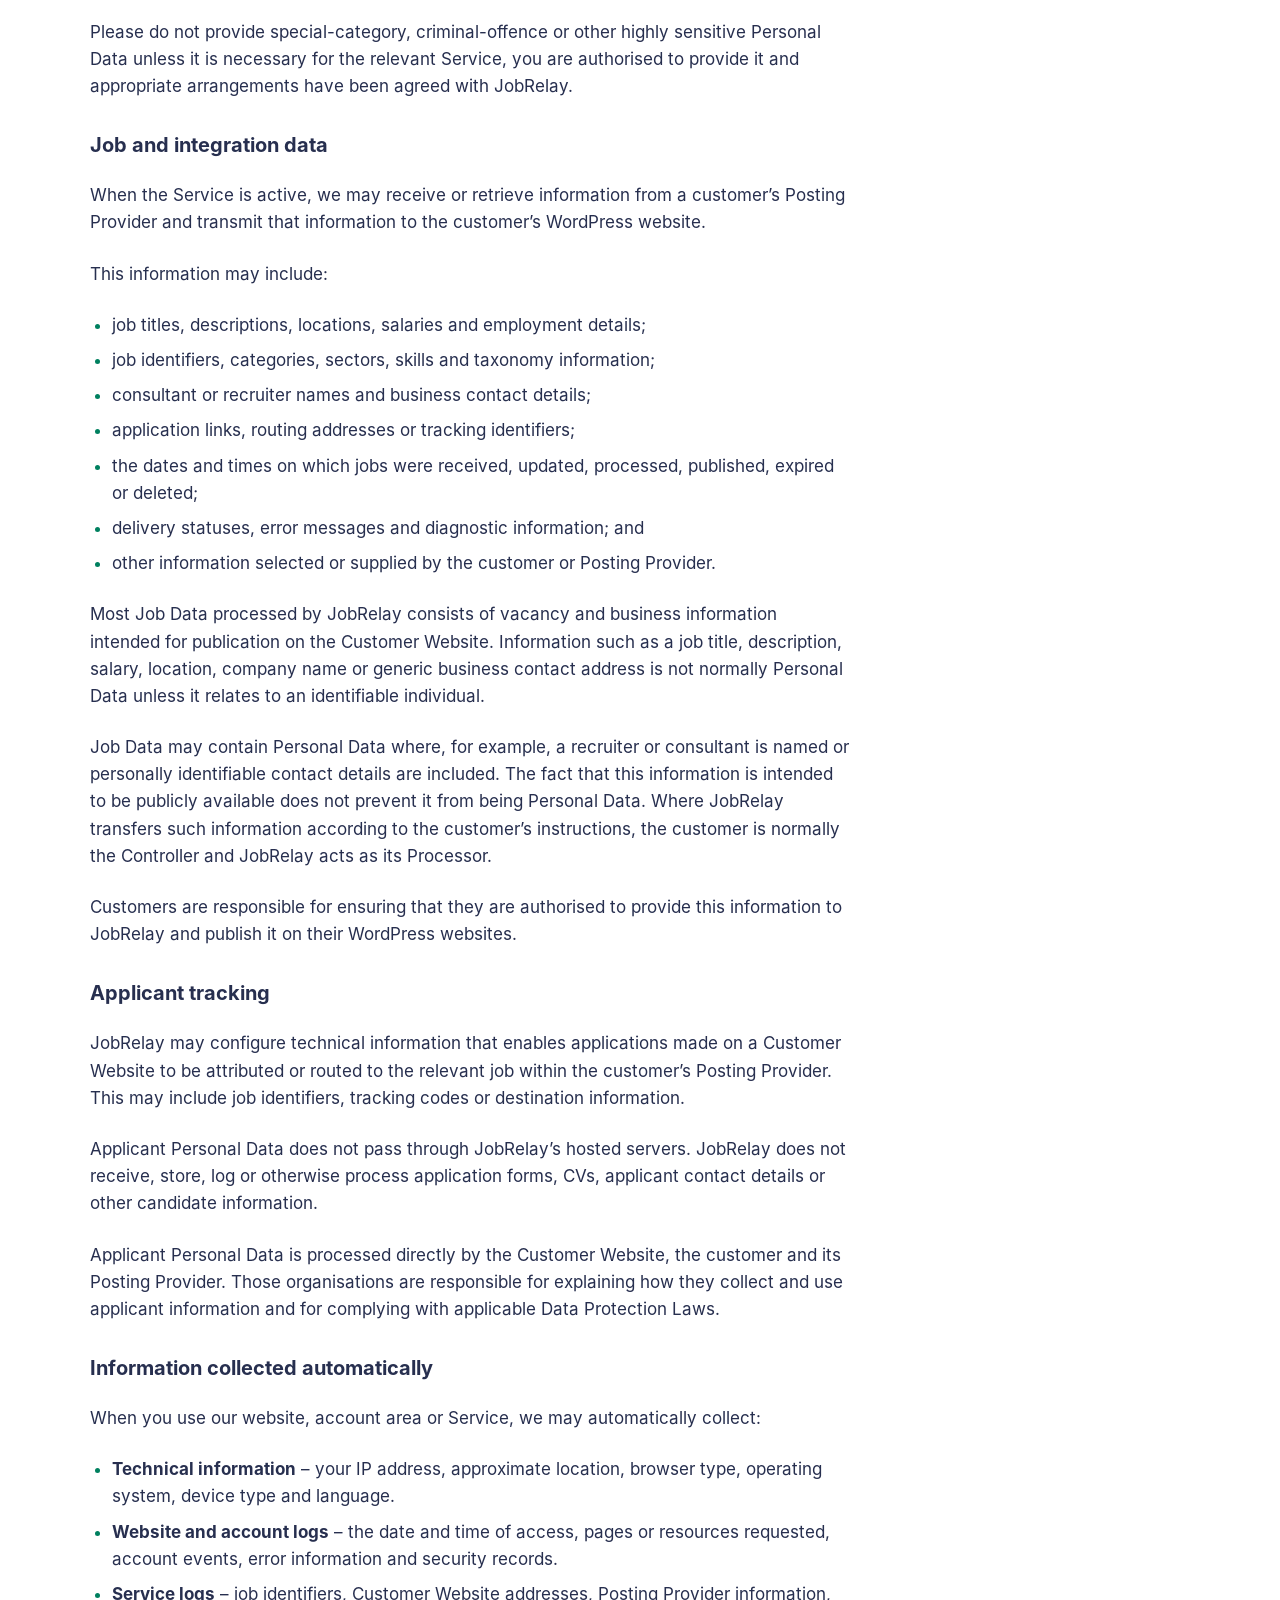
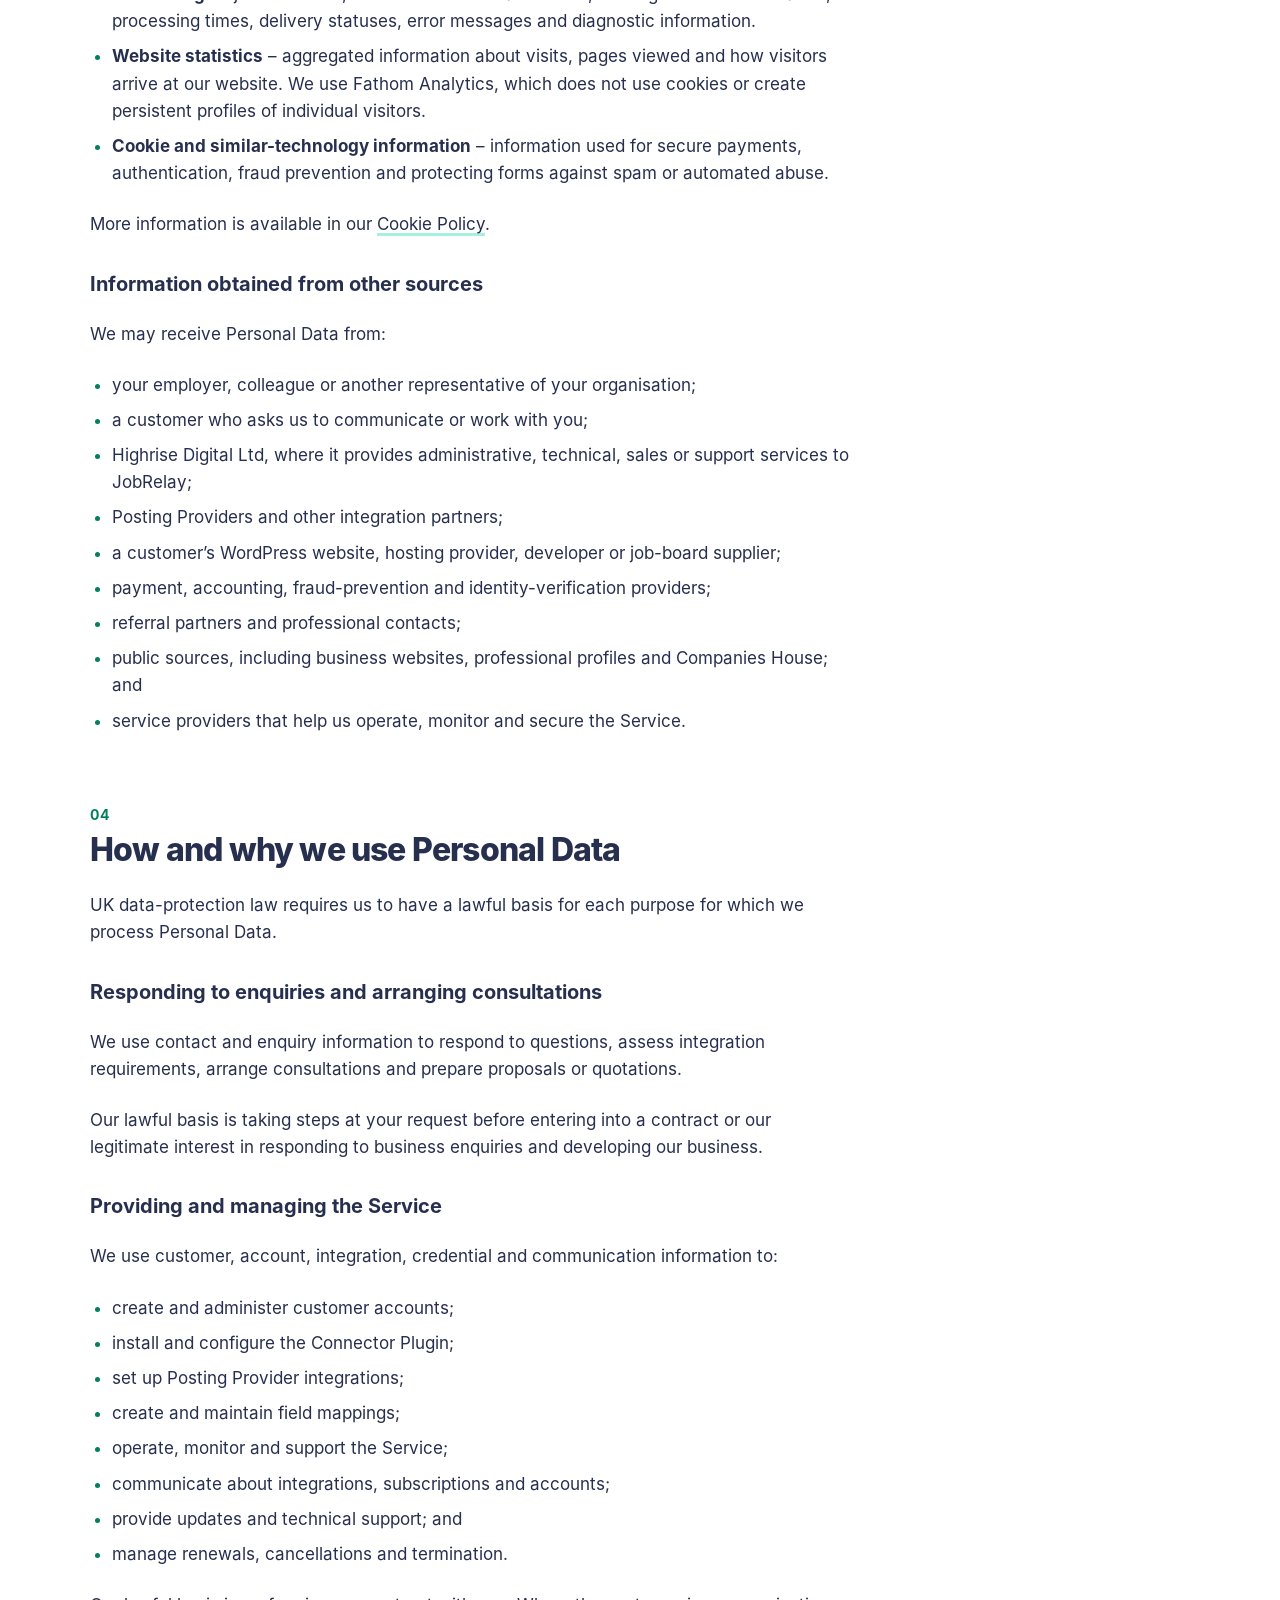
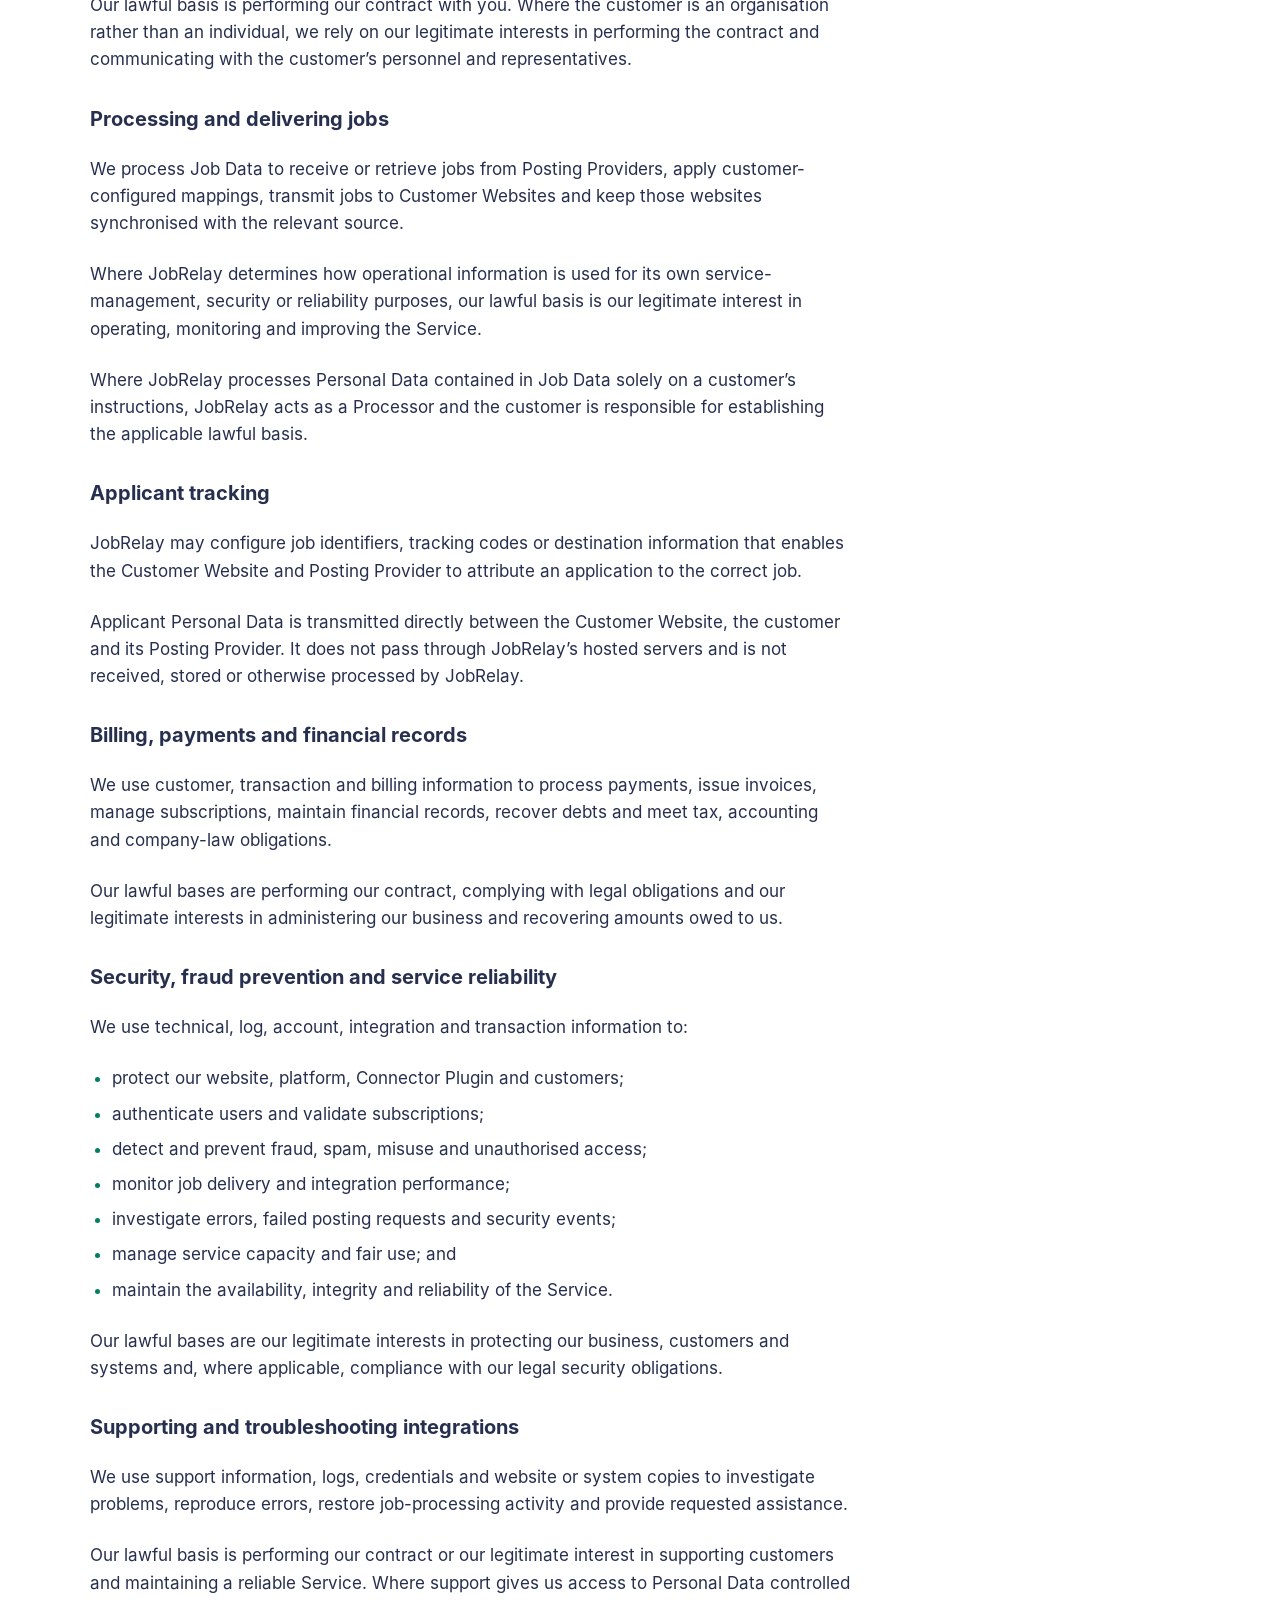
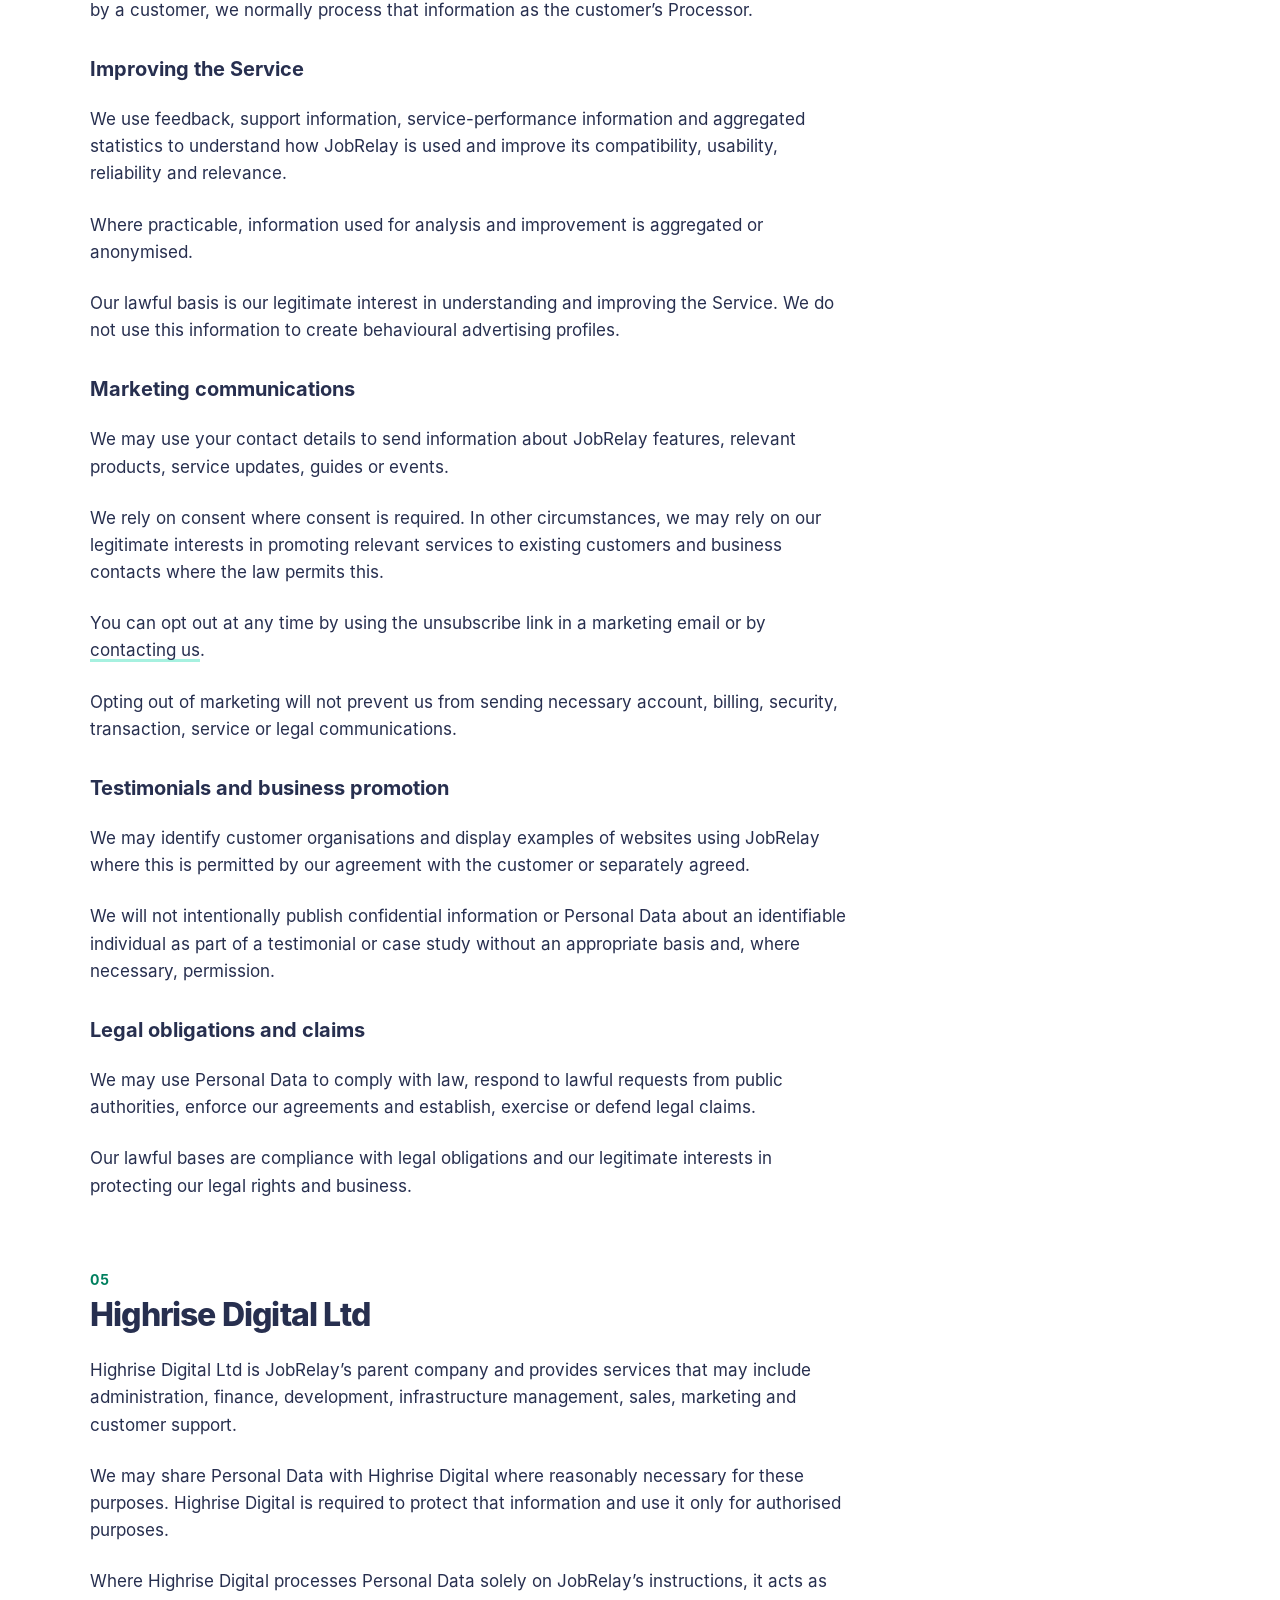
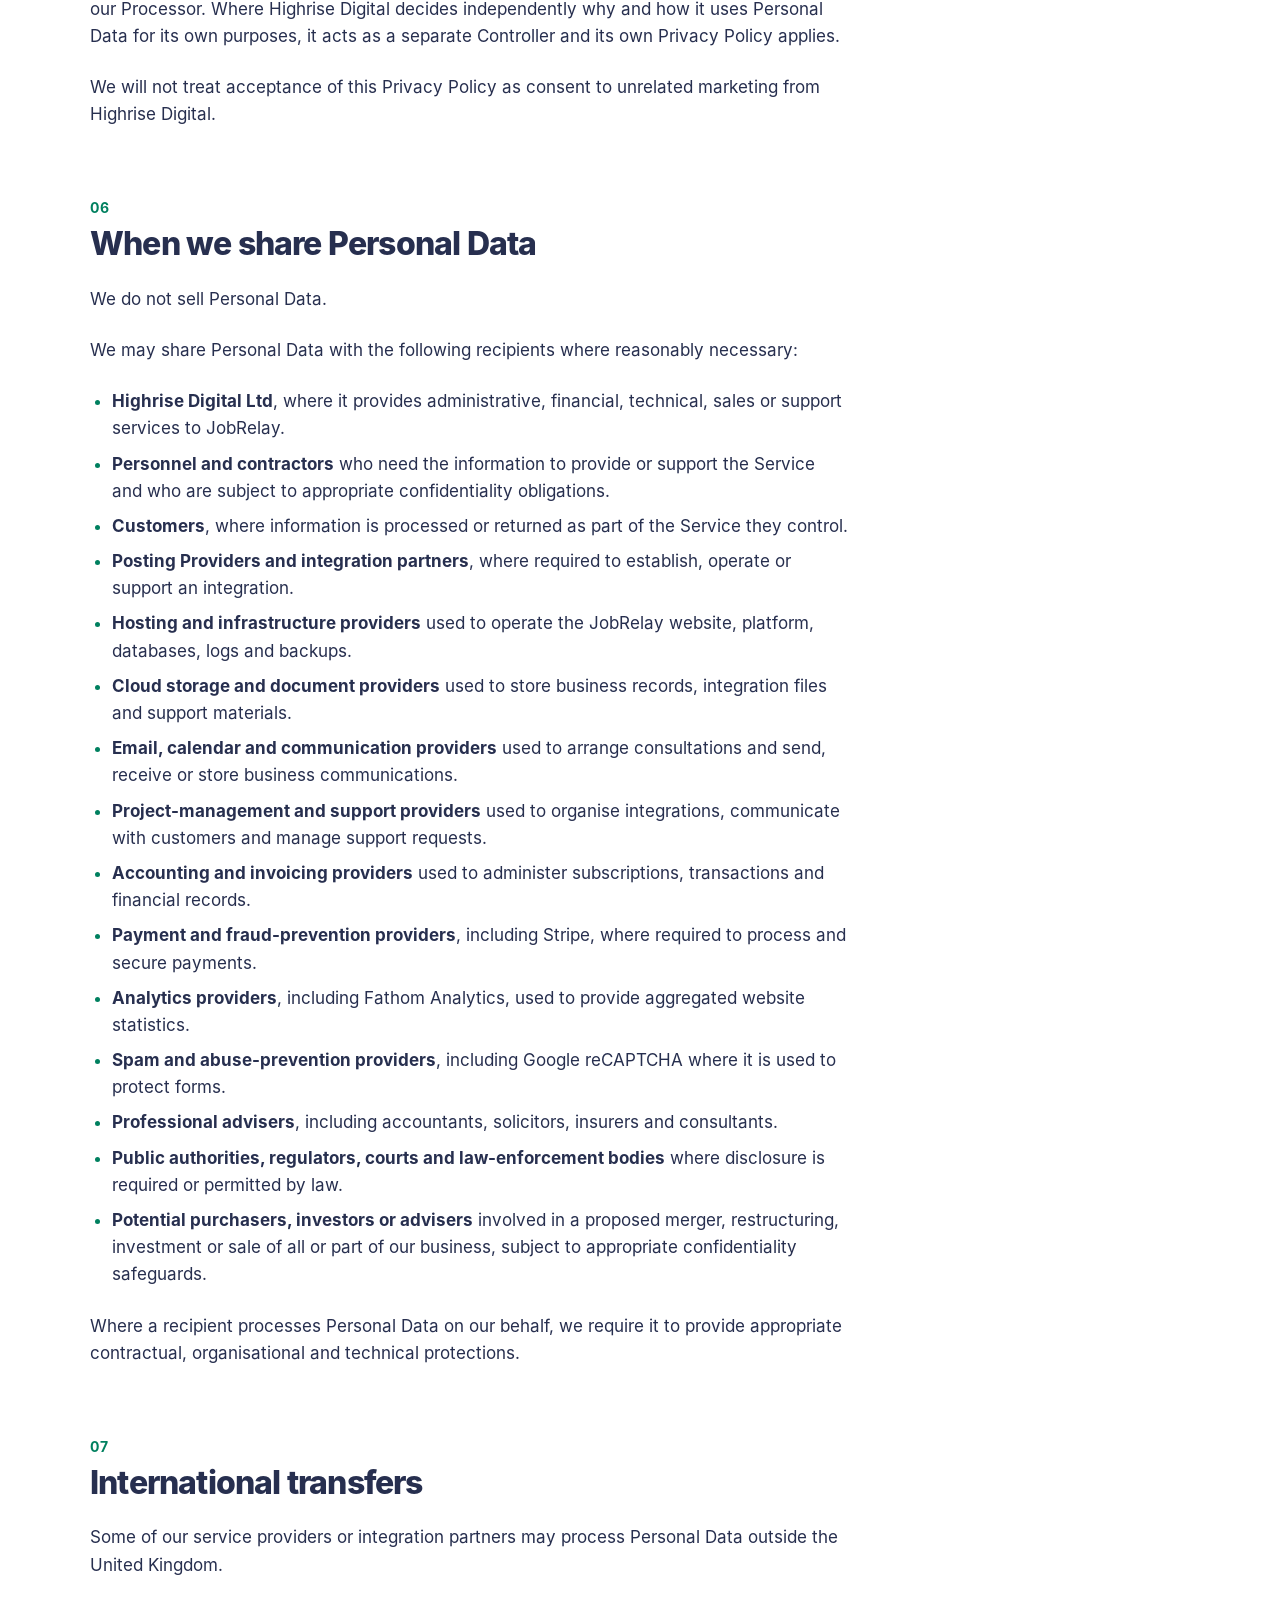
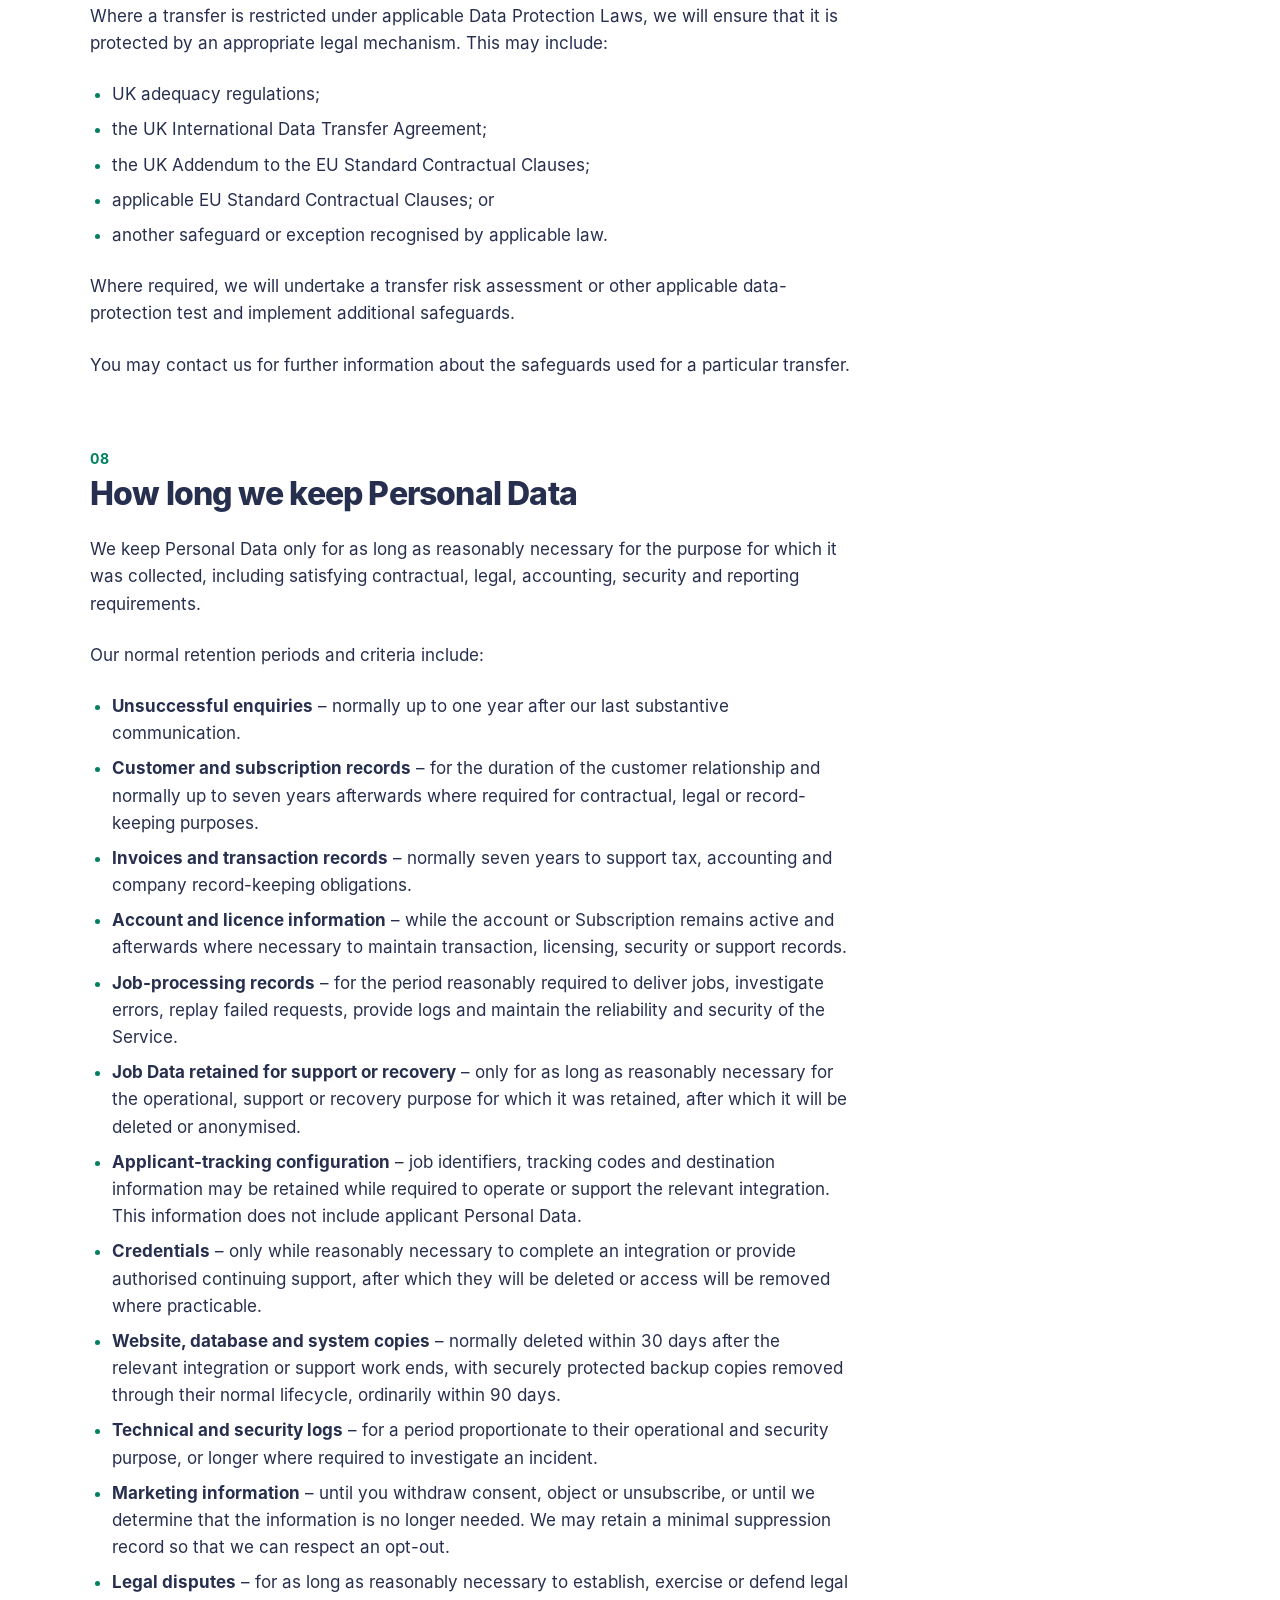
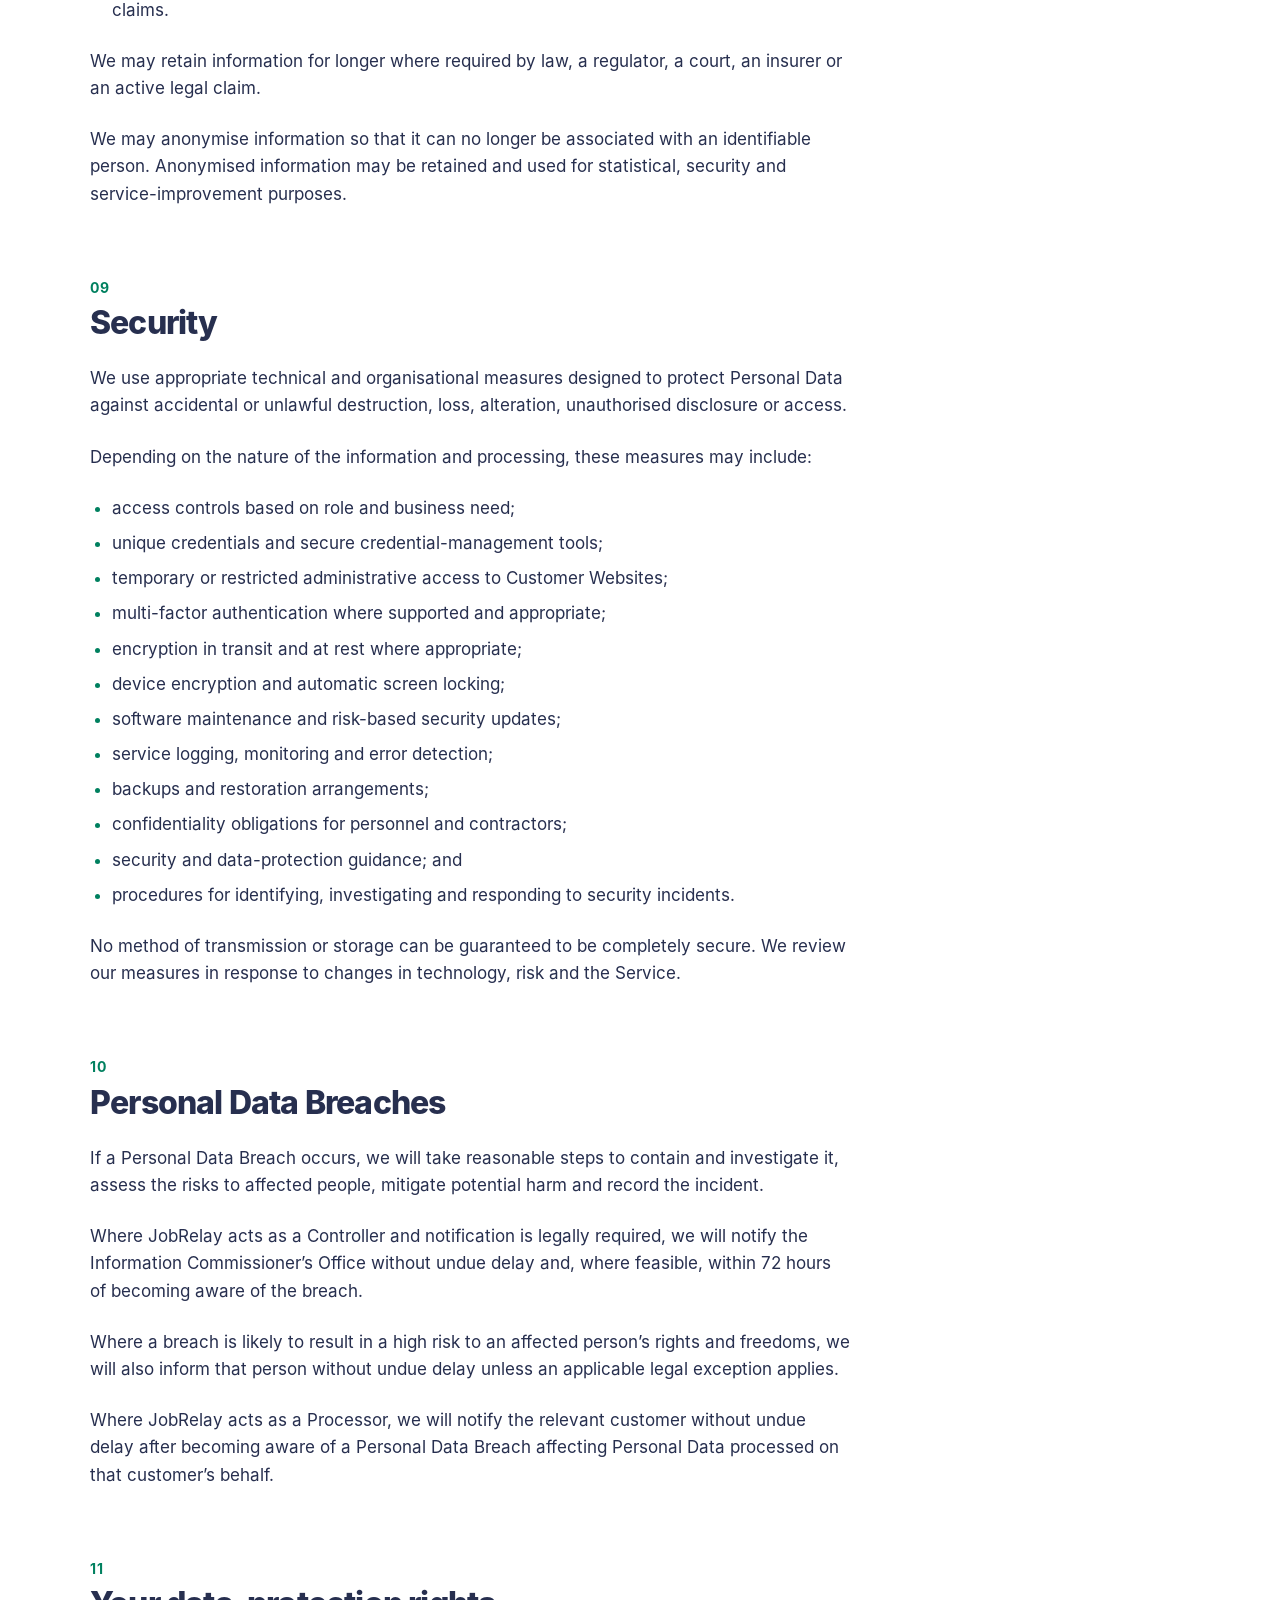
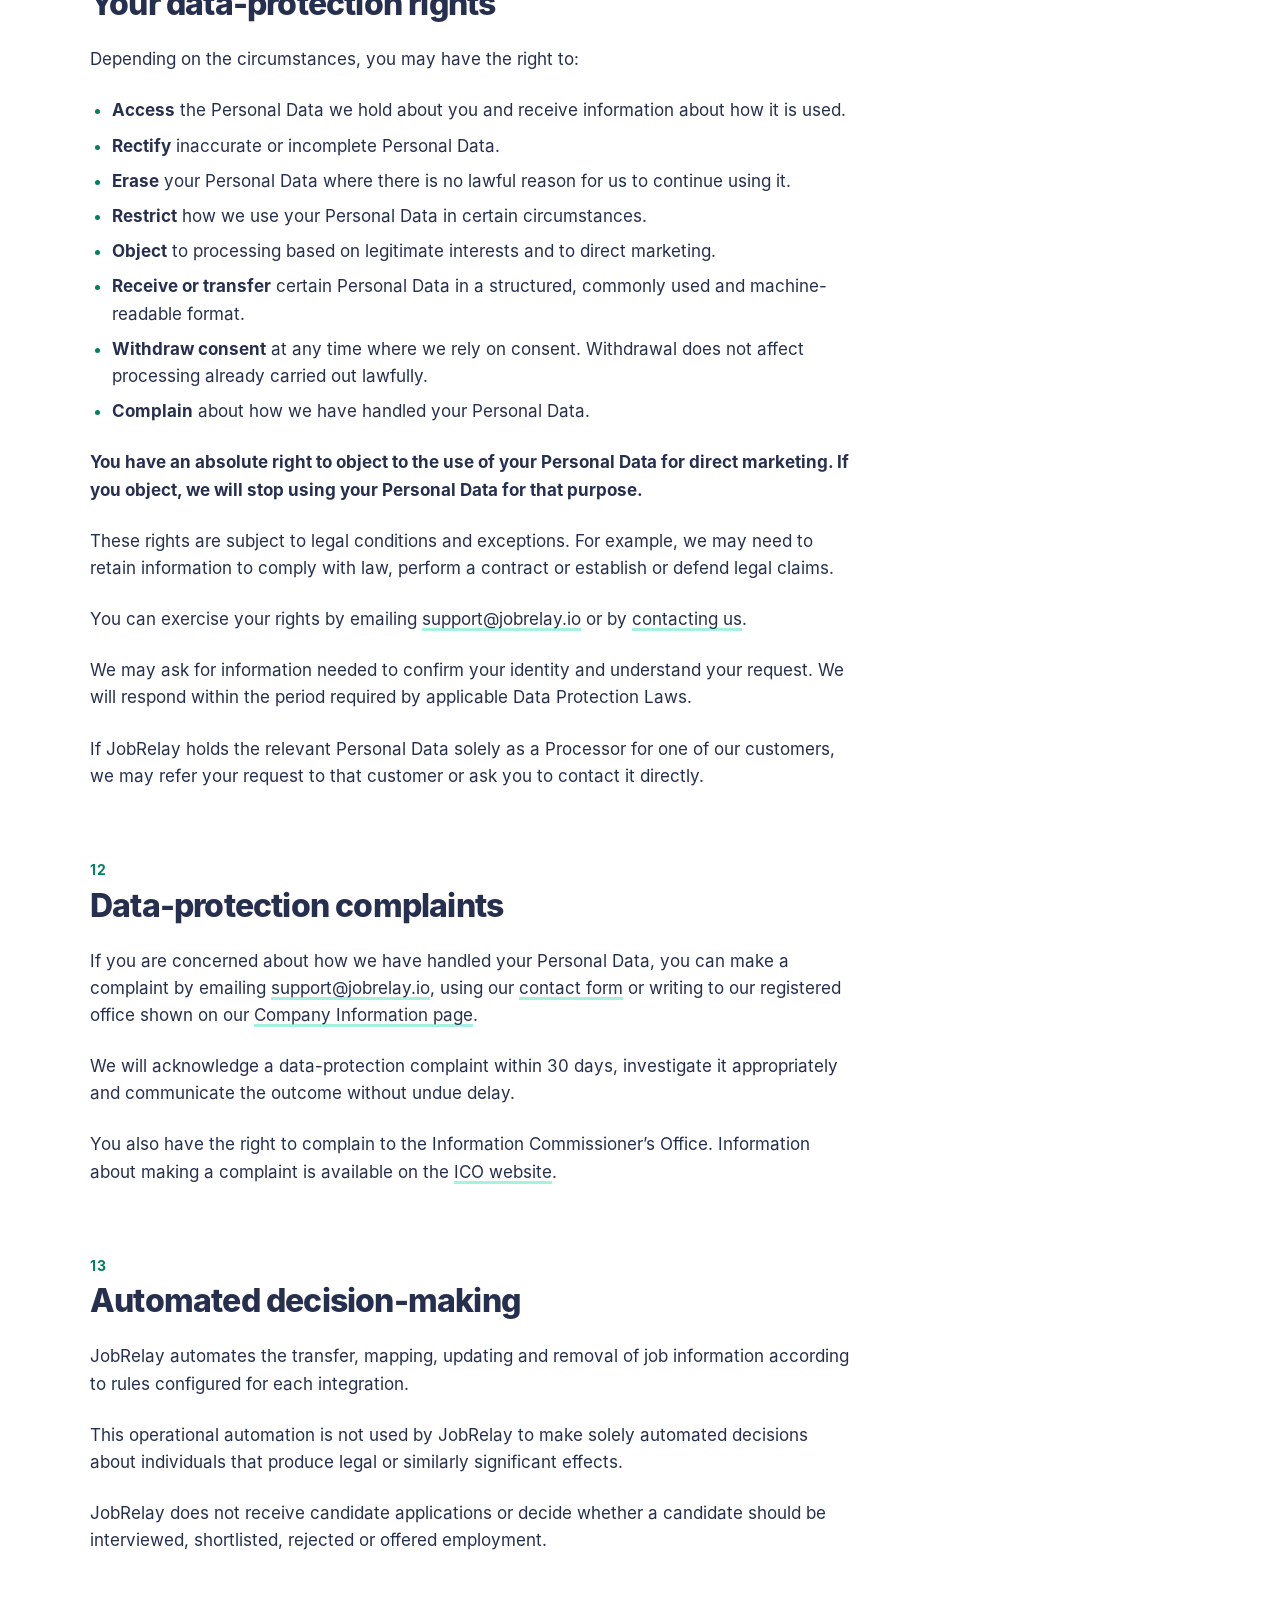
<file: privacy-policy.html>
<!doctype html>
<html lang="en-GB">
<head>
	<meta charset="utf-8">
	<meta name="viewport" content="width=device-width, initial-scale=1">
	<title>Privacy Policy | JobRelay</title>
	<meta name="description" content="How JobRelay Ltd collects, uses, shares and protects personal data.">
	<meta name="author" content="JobRelay Ltd">
	<link rel="canonical" href="https://legal.jobrelay.io/privacy-policy.html">
	<link rel="preload" href="assets/fonts/inter/inter-400.woff2" as="font" type="font/woff2" crossorigin>
	<link rel="preload" href="assets/fonts/inter/inter-800.woff2" as="font" type="font/woff2" crossorigin>
	<link rel="stylesheet" href="assets/css/legal.css">
	<script src="assets/js/legal.js" defer></script>
</head>
<body>

	<a class="skip-link" href="#main">Skip to content</a>

	<header class="site-header">
		<div class="wrap site-header__row">
			<a class="site-header__logo" href="https://jobrelay.io/"><img src="assets/img/logo.svg" alt="JobRelay home" width="96" height="42"></a>

			<div class="site-header__actions">
				<a class="site-header__back" href="https://jobrelay.io/">Back to jobrelay.io</a>
				<a class="button" href="https://jobrelay.io/book-a-consultation-call/">Book a call</a>
			</div>
		</div>
	</header>

	<main id="main">
		<section class="page-banner is-style-dots">
			<div class="wrap">
				<a class="banner-badge" href="index.html">Legal</a>
				<h1>Privacy Policy</h1>
				<p class="banner-updated">Last updated 5 August 2026</p>
			</div>
		</section>

		<div class="page-sheet">
			<div class="wrap legal-layout legal-layout--toc">
				<details class="legal-toc">
					<summary>On this page</summary>
					<nav aria-label="On this page">
						<ol>
						<li><a href="#who-this-policy-applies-to">Who this policy applies to</a></li>
						<li><a href="#when-we-act-as-a-controller-or-processor">When we act as a Controller or Processor</a></li>
						<li><a href="#personal-data-we-collect">Personal Data we collect</a></li>
						<li><a href="#how-and-why-we-use-personal-data">How and why we use Personal Data</a></li>
						<li><a href="#highrise-digital-ltd">Highrise Digital Ltd</a></li>
						<li><a href="#when-we-share-personal-data">When we share Personal Data</a></li>
						<li><a href="#international-transfers">International transfers</a></li>
						<li><a href="#how-long-we-keep-personal-data">How long we keep Personal Data</a></li>
						<li><a href="#security">Security</a></li>
						<li><a href="#personal-data-breaches">Personal Data Breaches</a></li>
						<li><a href="#your-data-protection-rights">Your data-protection rights</a></li>
						<li><a href="#data-protection-complaints">Data-protection complaints</a></li>
						<li><a href="#automated-decision-making">Automated decision-making</a></li>
						<li><a href="#children-s-information">Children’s information</a></li>
						<li><a href="#information-required-to-provide-the-service">Information required to provide the Service</a></li>
						<li><a href="#changes-to-this-policy">Changes to this policy</a></li>
						<li><a href="#how-to-contact-us">How to contact us</a></li>
						</ol>
					</nav>
				</details>

				<div class="legal-content">
					<p>This Privacy Policy explains how JobRelay Ltd collects, uses, shares and protects Personal Data when acting as a Controller.</p>

					<p>JobRelay Ltd is registered in England and Wales under company number 15514526. Our registered-office and other corporate details are available on our <a href="company-information.html">Company Information page</a>.</p>

					<p>JobRelay Ltd is part of the Highrise Digital group. Highrise Digital Ltd is our parent company and provides administrative, technical and operational support to JobRelay.</p>

					<p>In this policy, JobRelay Ltd is referred to as “JobRelay”, “we”, “us” or “our”.</p>

					<h2 class="is-style-section-title-count" id="who-this-policy-applies-to">Who this policy applies to</h2>

					<p>JobRelay provides a subscription service that connects recruitment CRMs, applicant-tracking systems, job multi-posting platforms and XML job feeds with WordPress websites.</p>

					<p>This policy applies to Personal Data we collect about people who:</p>

					<ul>
						<li>visit <a href="https://jobrelay.io/">jobrelay.io</a> or another website operated by JobRelay;</li>
						<li>contact us about JobRelay or request a consultation;</li>
						<li>are customers, prospective customers or representatives of customers;</li>
						<li>create or use a JobRelay account;</li>
						<li>purchase or manage a JobRelay subscription;</li>
						<li>request technical support or assistance with an integration;</li>
						<li>receive marketing communications from us;</li>
						<li>work with us as a supplier, contractor, integration provider or business contact; or</li>
						<li>otherwise interact with JobRelay in a business capacity.</li>
					</ul>

					<p>In this policy, the JobRelay website, hosted integration platform, WordPress Connector Plugin, onboarding, monitoring, updates and support are collectively referred to as the “Service”.</p>

					<h2 class="is-style-section-title-count" id="when-we-act-as-a-controller-or-processor">When we act as a Controller or Processor</h2>

					<p>JobRelay acts as a Controller for account, billing, security and operational information that it uses for its own business purposes.</p>

					<p>JobRelay acts as a Processor where it handles Personal Data contained in Job Data solely to provide the Service on the customer’s instructions. In those circumstances, the customer is normally the Controller.</p>

					<p>The customer determines which jobs are published, what information they contain, which individuals are identified and how long the information remains publicly available. JobRelay processes that information only as necessary to transfer, map, publish, update, remove or troubleshoot jobs in accordance with the customer’s instructions.</p>

					<p>This processing is governed by the data-processing provisions in our <a href="terms-conditions.html">Terms and Conditions of Service</a>, any separate Data Processing Agreement and the customer’s documented instructions.</p>

					<p>Questions about Personal Data controlled by one of our customers should normally be directed to that customer.</p>

					<p>This Privacy Policy principally covers processing for which JobRelay decides why and how Personal Data is used and therefore acts as the Controller.</p>

					<h2 class="is-style-section-title-count" id="personal-data-we-collect">Personal Data we collect</h2>

					<p>We collect Personal Data only where we have a reason to do so, such as providing the Service, responding to an enquiry, processing a subscription, protecting our systems or meeting a legal obligation.</p>

					<h3 id="information-you-provide-to-us">Information you provide to us</h3>

					<p>The Personal Data you provide depends on how you interact with JobRelay and may include:</p>

					<ul>
						<li><strong>Enquiry and consultation information</strong> – your name, email address, telephone number, organisation, recruitment software provider and information included in an enquiry, consultation request or contact form.</li>
						<li><strong>Customer and business contact information</strong> – your name, job title, organisation, postal address, email address, telephone number and relevant company information.</li>
						<li><strong>Account information</strong> – your name, contact details, username, account preferences, website address, subscriptions, licences and purchase history.</li>
						<li><strong>Billing and transaction information</strong> – billing address, organisation details, VAT information, invoice records, subscription status and information about payments and purchases.</li>
						<li><strong>Payment information</strong> – information needed to process a payment. Full payment-card details are collected and processed by our payment provider and are not stored directly by JobRelay.</li>
						<li><strong>Integration information</strong> – details of your WordPress website, job-board system, Posting Provider, field mappings, feed configuration and technical requirements.</li>
						<li><strong>Access credentials</strong> – temporary WordPress, hosting, SFTP, server or other credentials provided so that we can install, configure or support the Service.</li>
						<li><strong>Website and system copies</strong> – files, databases, exports or backups supplied for testing, integration or troubleshooting.</li>
						<li><strong>Support information</strong> – support requests, screenshots, diagnostic information, files and other information supplied when requesting assistance.</li>
						<li><strong>Marketing information</strong> – your name, email address, communication preferences and information about your interaction with our communications.</li>
						<li><strong>Correspondence</strong> – emails, meeting notes, feedback and other communications between you and JobRelay.</li>
					</ul>

					<p>Please do not provide special-category, criminal-offence or other highly sensitive Personal Data unless it is necessary for the relevant Service, you are authorised to provide it and appropriate arrangements have been agreed with JobRelay.</p>

					<h3 id="job-and-integration-data">Job and integration data</h3>

					<p>When the Service is active, we may receive or retrieve information from a customer’s Posting Provider and transmit that information to the customer’s WordPress website.</p>

					<p>This information may include:</p>

					<ul>
						<li>job titles, descriptions, locations, salaries and employment details;</li>
						<li>job identifiers, categories, sectors, skills and taxonomy information;</li>
						<li>consultant or recruiter names and business contact details;</li>
						<li>application links, routing addresses or tracking identifiers;</li>
						<li>the dates and times on which jobs were received, updated, processed, published, expired or deleted;</li>
						<li>delivery statuses, error messages and diagnostic information; and</li>
						<li>other information selected or supplied by the customer or Posting Provider.</li>
					</ul>

					<p>Most Job Data processed by JobRelay consists of vacancy and business information intended for publication on the Customer Website. Information such as a job title, description, salary, location, company name or generic business contact address is not normally Personal Data unless it relates to an identifiable individual.</p>

					<p>Job Data may contain Personal Data where, for example, a recruiter or consultant is named or personally identifiable contact details are included. The fact that this information is intended to be publicly available does not prevent it from being Personal Data. Where JobRelay transfers such information according to the customer’s instructions, the customer is normally the Controller and JobRelay acts as its Processor.</p>

					<p>Customers are responsible for ensuring that they are authorised to provide this information to JobRelay and publish it on their WordPress websites.</p>

					<h3 id="applicant-tracking">Applicant tracking</h3>

					<p>JobRelay may configure technical information that enables applications made on a Customer Website to be attributed or routed to the relevant job within the customer’s Posting Provider. This may include job identifiers, tracking codes or destination information.</p>

					<p>Applicant Personal Data does not pass through JobRelay’s hosted servers. JobRelay does not receive, store, log or otherwise process application forms, CVs, applicant contact details or other candidate information.</p>

					<p>Applicant Personal Data is processed directly by the Customer Website, the customer and its Posting Provider. Those organisations are responsible for explaining how they collect and use applicant information and for complying with applicable Data Protection Laws.</p>

					<h3 id="information-collected-automatically">Information collected automatically</h3>

					<p>When you use our website, account area or Service, we may automatically collect:</p>

					<ul>
						<li><strong>Technical information</strong> – your IP address, approximate location, browser type, operating system, device type and language.</li>
						<li><strong>Website and account logs</strong> – the date and time of access, pages or resources requested, account events, error information and security records.</li>
						<li><strong>Service logs</strong> – job identifiers, Customer Website addresses, Posting Provider information, processing times, delivery statuses, error messages and diagnostic information.</li>
						<li><strong>Website statistics</strong> – aggregated information about visits, pages viewed and how visitors arrive at our website. We use Fathom Analytics, which does not use cookies or create persistent profiles of individual visitors.</li>
						<li><strong>Cookie and similar-technology information</strong> – information used for secure payments, authentication, fraud prevention and protecting forms against spam or automated abuse.</li>
					</ul>

					<p>More information is available in our <a href="cookie-policy.html">Cookie Policy</a>.</p>

					<h3 id="information-obtained-from-other-sources">Information obtained from other sources</h3>

					<p>We may receive Personal Data from:</p>

					<ul>
						<li>your employer, colleague or another representative of your organisation;</li>
						<li>a customer who asks us to communicate or work with you;</li>
						<li>Highrise Digital Ltd, where it provides administrative, technical, sales or support services to JobRelay;</li>
						<li>Posting Providers and other integration partners;</li>
						<li>a customer’s WordPress website, hosting provider, developer or job-board supplier;</li>
						<li>payment, accounting, fraud-prevention and identity-verification providers;</li>
						<li>referral partners and professional contacts;</li>
						<li>public sources, including business websites, professional profiles and Companies House; and</li>
						<li>service providers that help us operate, monitor and secure the Service.</li>
					</ul>

					<h2 class="is-style-section-title-count" id="how-and-why-we-use-personal-data">How and why we use Personal Data</h2>

					<p>UK data-protection law requires us to have a lawful basis for each purpose for which we process Personal Data.</p>

					<h3 id="responding-to-enquiries-and-arranging-consultations">Responding to enquiries and arranging consultations</h3>

					<p>We use contact and enquiry information to respond to questions, assess integration requirements, arrange consultations and prepare proposals or quotations.</p>

					<p>Our lawful basis is taking steps at your request before entering into a contract or our legitimate interest in responding to business enquiries and developing our business.</p>

					<h3 id="providing-and-managing-the-service">Providing and managing the Service</h3>

					<p>We use customer, account, integration, credential and communication information to:</p>

					<ul>
						<li>create and administer customer accounts;</li>
						<li>install and configure the Connector Plugin;</li>
						<li>set up Posting Provider integrations;</li>
						<li>create and maintain field mappings;</li>
						<li>operate, monitor and support the Service;</li>
						<li>communicate about integrations, subscriptions and accounts;</li>
						<li>provide updates and technical support; and</li>
						<li>manage renewals, cancellations and termination.</li>
					</ul>

					<p>Our lawful basis is performing our contract with you. Where the customer is an organisation rather than an individual, we rely on our legitimate interests in performing the contract and communicating with the customer’s personnel and representatives.</p>

					<h3 id="processing-and-delivering-jobs">Processing and delivering jobs</h3>

					<p>We process Job Data to receive or retrieve jobs from Posting Providers, apply customer-configured mappings, transmit jobs to Customer Websites and keep those websites synchronised with the relevant source.</p>

					<p>Where JobRelay determines how operational information is used for its own service-management, security or reliability purposes, our lawful basis is our legitimate interest in operating, monitoring and improving the Service.</p>

					<p>Where JobRelay processes Personal Data contained in Job Data solely on a customer’s instructions, JobRelay acts as a Processor and the customer is responsible for establishing the applicable lawful basis.</p>

					<h3 id="applicant-tracking">Applicant tracking</h3>

					<p>JobRelay may configure job identifiers, tracking codes or destination information that enables the Customer Website and Posting Provider to attribute an application to the correct job.</p>

					<p>Applicant Personal Data is transmitted directly between the Customer Website, the customer and its Posting Provider. It does not pass through JobRelay’s hosted servers and is not received, stored or otherwise processed by JobRelay.</p>

					<h3 id="billing-payments-and-financial-records">Billing, payments and financial records</h3>

					<p>We use customer, transaction and billing information to process payments, issue invoices, manage subscriptions, maintain financial records, recover debts and meet tax, accounting and company-law obligations.</p>

					<p>Our lawful bases are performing our contract, complying with legal obligations and our legitimate interests in administering our business and recovering amounts owed to us.</p>

					<h3 id="security-fraud-prevention-and-service-reliability">Security, fraud prevention and service reliability</h3>

					<p>We use technical, log, account, integration and transaction information to:</p>

					<ul>
						<li>protect our website, platform, Connector Plugin and customers;</li>
						<li>authenticate users and validate subscriptions;</li>
						<li>detect and prevent fraud, spam, misuse and unauthorised access;</li>
						<li>monitor job delivery and integration performance;</li>
						<li>investigate errors, failed posting requests and security events;</li>
						<li>manage service capacity and fair use; and</li>
						<li>maintain the availability, integrity and reliability of the Service.</li>
					</ul>

					<p>Our lawful bases are our legitimate interests in protecting our business, customers and systems and, where applicable, compliance with our legal security obligations.</p>

					<h3 id="supporting-and-troubleshooting-integrations">Supporting and troubleshooting integrations</h3>

					<p>We use support information, logs, credentials and website or system copies to investigate problems, reproduce errors, restore job-processing activity and provide requested assistance.</p>

					<p>Our lawful basis is performing our contract or our legitimate interest in supporting customers and maintaining a reliable Service. Where support gives us access to Personal Data controlled by a customer, we normally process that information as the customer’s Processor.</p>

					<h3 id="improving-the-service">Improving the Service</h3>

					<p>We use feedback, support information, service-performance information and aggregated statistics to understand how JobRelay is used and improve its compatibility, usability, reliability and relevance.</p>

					<p>Where practicable, information used for analysis and improvement is aggregated or anonymised.</p>

					<p>Our lawful basis is our legitimate interest in understanding and improving the Service. We do not use this information to create behavioural advertising profiles.</p>

					<h3 id="marketing-communications">Marketing communications</h3>

					<p>We may use your contact details to send information about JobRelay features, relevant products, service updates, guides or events.</p>

					<p>We rely on consent where consent is required. In other circumstances, we may rely on our legitimate interests in promoting relevant services to existing customers and business contacts where the law permits this.</p>

					<p>You can opt out at any time by using the unsubscribe link in a marketing email or by <a href="https://jobrelay.io/contact-us/">contacting us</a>.</p>

					<p>Opting out of marketing will not prevent us from sending necessary account, billing, security, transaction, service or legal communications.</p>

					<h3 id="testimonials-and-business-promotion">Testimonials and business promotion</h3>

					<p>We may identify customer organisations and display examples of websites using JobRelay where this is permitted by our agreement with the customer or separately agreed.</p>

					<p>We will not intentionally publish confidential information or Personal Data about an identifiable individual as part of a testimonial or case study without an appropriate basis and, where necessary, permission.</p>

					<h3 id="legal-obligations-and-claims">Legal obligations and claims</h3>

					<p>We may use Personal Data to comply with law, respond to lawful requests from public authorities, enforce our agreements and establish, exercise or defend legal claims.</p>

					<p>Our lawful bases are compliance with legal obligations and our legitimate interests in protecting our legal rights and business.</p>

					<h2 class="is-style-section-title-count" id="highrise-digital-ltd">Highrise Digital Ltd</h2>

					<p>Highrise Digital Ltd is JobRelay’s parent company and provides services that may include administration, finance, development, infrastructure management, sales, marketing and customer support.</p>

					<p>We may share Personal Data with Highrise Digital where reasonably necessary for these purposes. Highrise Digital is required to protect that information and use it only for authorised purposes.</p>

					<p>Where Highrise Digital processes Personal Data solely on JobRelay’s instructions, it acts as our Processor. Where Highrise Digital decides independently why and how it uses Personal Data for its own purposes, it acts as a separate Controller and its own Privacy Policy applies.</p>

					<p>We will not treat acceptance of this Privacy Policy as consent to unrelated marketing from Highrise Digital.</p>

					<h2 class="is-style-section-title-count" id="when-we-share-personal-data">When we share Personal Data</h2>

					<p>We do not sell Personal Data.</p>

					<p>We may share Personal Data with the following recipients where reasonably necessary:</p>

					<ul>
						<li><strong>Highrise Digital Ltd</strong>, where it provides administrative, financial, technical, sales or support services to JobRelay.</li>
						<li><strong>Personnel and contractors</strong> who need the information to provide or support the Service and who are subject to appropriate confidentiality obligations.</li>
						<li><strong>Customers</strong>, where information is processed or returned as part of the Service they control.</li>
						<li><strong>Posting Providers and integration partners</strong>, where required to establish, operate or support an integration.</li>
						<li><strong>Hosting and infrastructure providers</strong> used to operate the JobRelay website, platform, databases, logs and backups.</li>
						<li><strong>Cloud storage and document providers</strong> used to store business records, integration files and support materials.</li>
						<li><strong>Email, calendar and communication providers</strong> used to arrange consultations and send, receive or store business communications.</li>
						<li><strong>Project-management and support providers</strong> used to organise integrations, communicate with customers and manage support requests.</li>
						<li><strong>Accounting and invoicing providers</strong> used to administer subscriptions, transactions and financial records.</li>
						<li><strong>Payment and fraud-prevention providers</strong>, including Stripe, where required to process and secure payments.</li>
						<li><strong>Analytics providers</strong>, including Fathom Analytics, used to provide aggregated website statistics.</li>
						<li><strong>Spam and abuse-prevention providers</strong>, including Google reCAPTCHA where it is used to protect forms.</li>
						<li><strong>Professional advisers</strong>, including accountants, solicitors, insurers and consultants.</li>
						<li><strong>Public authorities, regulators, courts and law-enforcement bodies</strong> where disclosure is required or permitted by law.</li>
						<li><strong>Potential purchasers, investors or advisers</strong> involved in a proposed merger, restructuring, investment or sale of all or part of our business, subject to appropriate confidentiality safeguards.</li>
					</ul>

					<p>Where a recipient processes Personal Data on our behalf, we require it to provide appropriate contractual, organisational and technical protections.</p>

					<h2 class="is-style-section-title-count" id="international-transfers">International transfers</h2>

					<p>Some of our service providers or integration partners may process Personal Data outside the United Kingdom.</p>

					<p>Where a transfer is restricted under applicable Data Protection Laws, we will ensure that it is protected by an appropriate legal mechanism. This may include:</p>

					<ul>
						<li>UK adequacy regulations;</li>
						<li>the UK International Data Transfer Agreement;</li>
						<li>the UK Addendum to the EU Standard Contractual Clauses;</li>
						<li>applicable EU Standard Contractual Clauses; or</li>
						<li>another safeguard or exception recognised by applicable law.</li>
					</ul>

					<p>Where required, we will undertake a transfer risk assessment or other applicable data-protection test and implement additional safeguards.</p>

					<p>You may contact us for further information about the safeguards used for a particular transfer.</p>

					<h2 class="is-style-section-title-count" id="how-long-we-keep-personal-data">How long we keep Personal Data</h2>

					<p>We keep Personal Data only for as long as reasonably necessary for the purpose for which it was collected, including satisfying contractual, legal, accounting, security and reporting requirements.</p>

					<p>Our normal retention periods and criteria include:</p>

					<ul>
						<li><strong>Unsuccessful enquiries</strong> – normally up to one year after our last substantive communication.</li>
						<li><strong>Customer and subscription records</strong> – for the duration of the customer relationship and normally up to seven years afterwards where required for contractual, legal or record-keeping purposes.</li>
						<li><strong>Invoices and transaction records</strong> – normally seven years to support tax, accounting and company record-keeping obligations.</li>
						<li><strong>Account and licence information</strong> – while the account or Subscription remains active and afterwards where necessary to maintain transaction, licensing, security or support records.</li>
						<li><strong>Job-processing records</strong> – for the period reasonably required to deliver jobs, investigate errors, replay failed requests, provide logs and maintain the reliability and security of the Service.</li>
						<li><strong>Job Data retained for support or recovery</strong> – only for as long as reasonably necessary for the operational, support or recovery purpose for which it was retained, after which it will be deleted or anonymised.</li>
						<li><strong>Applicant-tracking configuration</strong> – job identifiers, tracking codes and destination information may be retained while required to operate or support the relevant integration. This information does not include applicant Personal Data.</li>
						<li><strong>Credentials</strong> – only while reasonably necessary to complete an integration or provide authorised continuing support, after which they will be deleted or access will be removed where practicable.</li>
						<li><strong>Website, database and system copies</strong> – normally deleted within 30 days after the relevant integration or support work ends, with securely protected backup copies removed through their normal lifecycle, ordinarily within 90 days.</li>
						<li><strong>Technical and security logs</strong> – for a period proportionate to their operational and security purpose, or longer where required to investigate an incident.</li>
						<li><strong>Marketing information</strong> – until you withdraw consent, object or unsubscribe, or until we determine that the information is no longer needed. We may retain a minimal suppression record so that we can respect an opt-out.</li>
						<li><strong>Legal disputes</strong> – for as long as reasonably necessary to establish, exercise or defend legal claims.</li>
					</ul>

					<p>We may retain information for longer where required by law, a regulator, a court, an insurer or an active legal claim.</p>

					<p>We may anonymise information so that it can no longer be associated with an identifiable person. Anonymised information may be retained and used for statistical, security and service-improvement purposes.</p>

					<h2 class="is-style-section-title-count" id="security">Security</h2>

					<p>We use appropriate technical and organisational measures designed to protect Personal Data against accidental or unlawful destruction, loss, alteration, unauthorised disclosure or access.</p>

					<p>Depending on the nature of the information and processing, these measures may include:</p>

					<ul>
						<li>access controls based on role and business need;</li>
						<li>unique credentials and secure credential-management tools;</li>
						<li>temporary or restricted administrative access to Customer Websites;</li>
						<li>multi-factor authentication where supported and appropriate;</li>
						<li>encryption in transit and at rest where appropriate;</li>
						<li>device encryption and automatic screen locking;</li>
						<li>software maintenance and risk-based security updates;</li>
						<li>service logging, monitoring and error detection;</li>
						<li>backups and restoration arrangements;</li>
						<li>confidentiality obligations for personnel and contractors;</li>
						<li>security and data-protection guidance; and</li>
						<li>procedures for identifying, investigating and responding to security incidents.</li>
					</ul>

					<p>No method of transmission or storage can be guaranteed to be completely secure. We review our measures in response to changes in technology, risk and the Service.</p>

					<h2 class="is-style-section-title-count" id="personal-data-breaches">Personal Data Breaches</h2>

					<p>If a Personal Data Breach occurs, we will take reasonable steps to contain and investigate it, assess the risks to affected people, mitigate potential harm and record the incident.</p>

					<p>Where JobRelay acts as a Controller and notification is legally required, we will notify the Information Commissioner’s Office without undue delay and, where feasible, within 72 hours of becoming aware of the breach.</p>

					<p>Where a breach is likely to result in a high risk to an affected person’s rights and freedoms, we will also inform that person without undue delay unless an applicable legal exception applies.</p>

					<p>Where JobRelay acts as a Processor, we will notify the relevant customer without undue delay after becoming aware of a Personal Data Breach affecting Personal Data processed on that customer’s behalf.</p>

					<h2 class="is-style-section-title-count" id="your-data-protection-rights">Your data-protection rights</h2>

					<p>Depending on the circumstances, you may have the right to:</p>

					<ul>
						<li><strong>Access</strong> the Personal Data we hold about you and receive information about how it is used.</li>
						<li><strong>Rectify</strong> inaccurate or incomplete Personal Data.</li>
						<li><strong>Erase</strong> your Personal Data where there is no lawful reason for us to continue using it.</li>
						<li><strong>Restrict</strong> how we use your Personal Data in certain circumstances.</li>
						<li><strong>Object</strong> to processing based on legitimate interests and to direct marketing.</li>
						<li><strong>Receive or transfer</strong> certain Personal Data in a structured, commonly used and machine-readable format.</li>
						<li><strong>Withdraw consent</strong> at any time where we rely on consent. Withdrawal does not affect processing already carried out lawfully.</li>
						<li><strong>Complain</strong> about how we have handled your Personal Data.</li>
					</ul>

					<p><strong>You have an absolute right to object to the use of your Personal Data for direct marketing. If you object, we will stop using your Personal Data for that purpose.</strong></p>

					<p>These rights are subject to legal conditions and exceptions. For example, we may need to retain information to comply with law, perform a contract or establish or defend legal claims.</p>

					<p>You can exercise your rights by emailing <a href="mailto:support@jobrelay.io">support@jobrelay.io</a> or by <a href="https://jobrelay.io/contact-us/">contacting us</a>.</p>

					<p>We may ask for information needed to confirm your identity and understand your request. We will respond within the period required by applicable Data Protection Laws.</p>

					<p>If JobRelay holds the relevant Personal Data solely as a Processor for one of our customers, we may refer your request to that customer or ask you to contact it directly.</p>

					<h2 class="is-style-section-title-count" id="data-protection-complaints">Data-protection complaints</h2>

					<p>If you are concerned about how we have handled your Personal Data, you can make a complaint by emailing <a href="mailto:support@jobrelay.io">support@jobrelay.io</a>, using our <a href="https://jobrelay.io/contact-us/">contact form</a> or writing to our registered office shown on our <a href="company-information.html">Company Information page</a>.</p>

					<p>We will acknowledge a data-protection complaint within 30 days, investigate it appropriately and communicate the outcome without undue delay.</p>

					<p>You also have the right to complain to the Information Commissioner’s Office. Information about making a complaint is available on the <a href="https://ico.org.uk/make-a-complaint/data-protection-complaints/">ICO website</a>.</p>

					<h2 class="is-style-section-title-count" id="automated-decision-making">Automated decision-making</h2>

					<p>JobRelay automates the transfer, mapping, updating and removal of job information according to rules configured for each integration.</p>

					<p>This operational automation is not used by JobRelay to make solely automated decisions about individuals that produce legal or similarly significant effects.</p>

					<p>JobRelay does not receive candidate applications or decide whether a candidate should be interviewed, shortlisted, rejected or offered employment.</p>

					<h2 class="is-style-section-title-count" id="children-s-information">Children’s information</h2>

					<p>Our website and Service are intended for businesses and are not directed at children.</p>

					<p>We do not knowingly collect Personal Data directly from children through our own website except where necessary and lawful.</p>

					<p>Applicant Personal Data, including information about applicants who may be under 18, does not pass through JobRelay’s hosted servers. Any such information is processed by the Customer Website, the customer and its Posting Provider.</p>

					<h2 class="is-style-section-title-count" id="information-required-to-provide-the-service">Information required to provide the Service</h2>

					<p>Some Personal Data is required so that we can respond to an enquiry, enter into or perform a contract, process a payment, provide an integration or meet a legal obligation.</p>

					<p>If required information is not provided, we may be unable to create an account, process a transaction, complete an integration, provide support or continue providing the Service.</p>

					<p>We will explain where providing particular information is mandatory.</p>

					<h2 class="is-style-section-title-count" id="changes-to-this-policy">Changes to this policy</h2>

					<p>We may update this Privacy Policy when the Service, our processing activities or our legal obligations change. The latest version will be published on our website with its revision date shown above.</p>

					<p>If a change materially affects how we use Personal Data, we will take reasonable steps to bring it to the attention of affected people where required.</p>

					<h2 class="is-style-section-title-count" id="how-to-contact-us">How to contact us</h2>

					<p>JobRelay Ltd is the Controller responsible for the processing described in this policy.</p>

					<p>Our registered-office and corporate details are available on our <a href="company-information.html">Company Information page</a>.</p>

					<p>Email: <a href="mailto:support@jobrelay.io">support@jobrelay.io</a></p>

					<p>You can also contact us using our <a href="https://jobrelay.io/contact-us/">contact form</a>.</p>
				</div>
			</div>
		</div>
	</main>

	<footer class="site-footer is-style-dots">
		<div class="wrap site-footer__grid">
			<div>
				<a class="site-footer__logo" href="https://jobrelay.io/"><img src="assets/img/logo.svg" alt="JobRelay home" width="110" height="48"></a>
				<p>Connect your job posting platform to WordPress, developer-free.</p>
			</div>

			<ul class="footer-links">
				<li><a href="https://jobrelay.io/how-does-jobrelay-work/">How it works</a></li>
				<li><a href="https://jobrelay.io/features/">Features</a></li>
				<li><a href="https://jobrelay.io/wordpress-integrations/">Integrations</a></li>
				<li><a href="https://jobrelay.io/pricing/">Pricing</a></li>
				<li><a href="https://jobrelay.io/book-a-consultation-call/">Book a call</a></li>
				<li><a href="https://recpress.co.uk/">RecPress job board</a></li>
			</ul>

			<ul class="footer-links">
				<li><a href="https://jobrelay.io/docs/">Documentation</a></li>
				<li><a href="https://jobrelay.io/faqs/">FAQs</a></li>
				<li><a href="https://jobrelay.io/support/">Support</a></li>
				<li><a href="https://jobrelay.io/contact/">Contact</a></li>
				<li><a href="https://jobrelay.io/about/">About us</a></li>
			</ul>

			<ul class="footer-links">
				<li><a href="https://jobrelay.io/my-account/">My account</a></li>
				<li><a href="terms-conditions.html">Terms</a></li>
				<li><a href="privacy-policy.html">Privacy policy</a></li>
				<li><a href="cookie-policy.html">Cookie policy</a></li>
				<li><a href="company-information.html">Company information</a></li>
			</ul>
		</div>

		<p class="wrap footer-legal">&copy; JobRelay Ltd. Registered in England &amp; Wales, company number 15514526.</p>
	</footer>

</body>
</html>
</file>
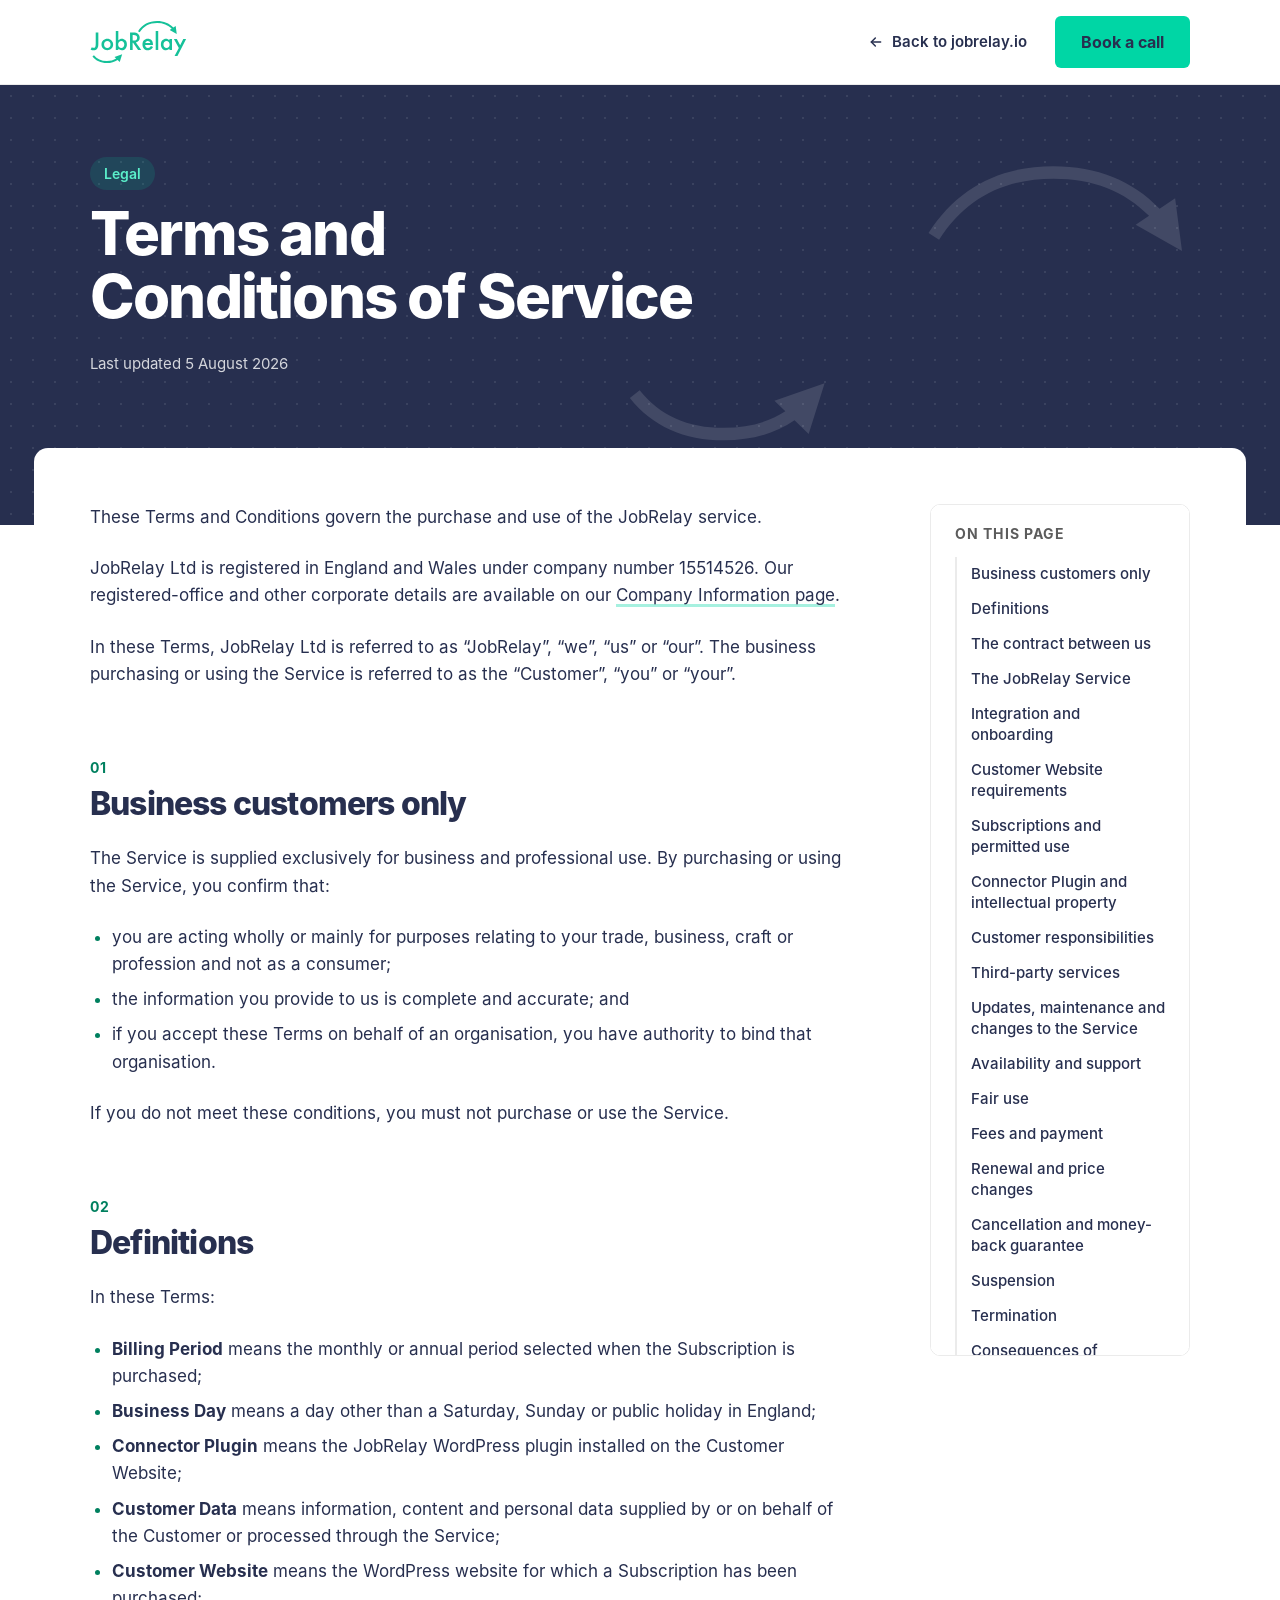
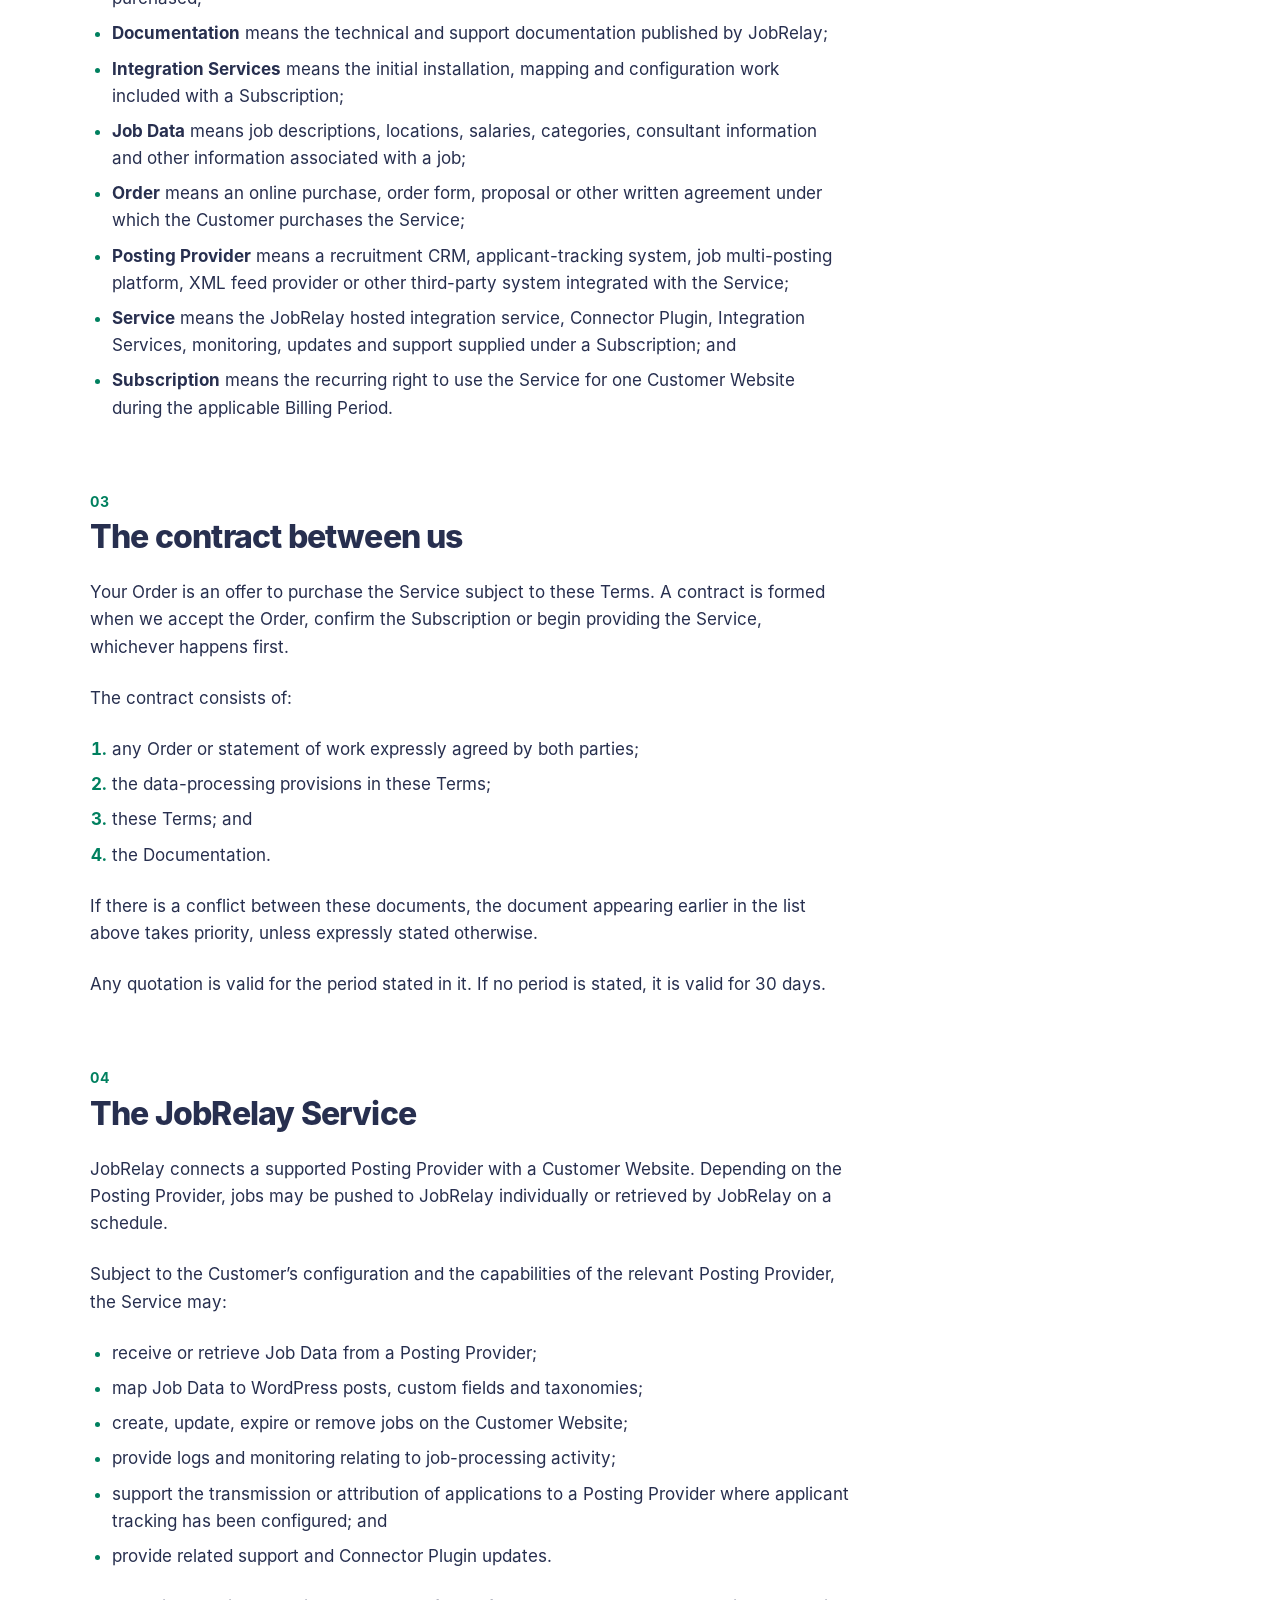
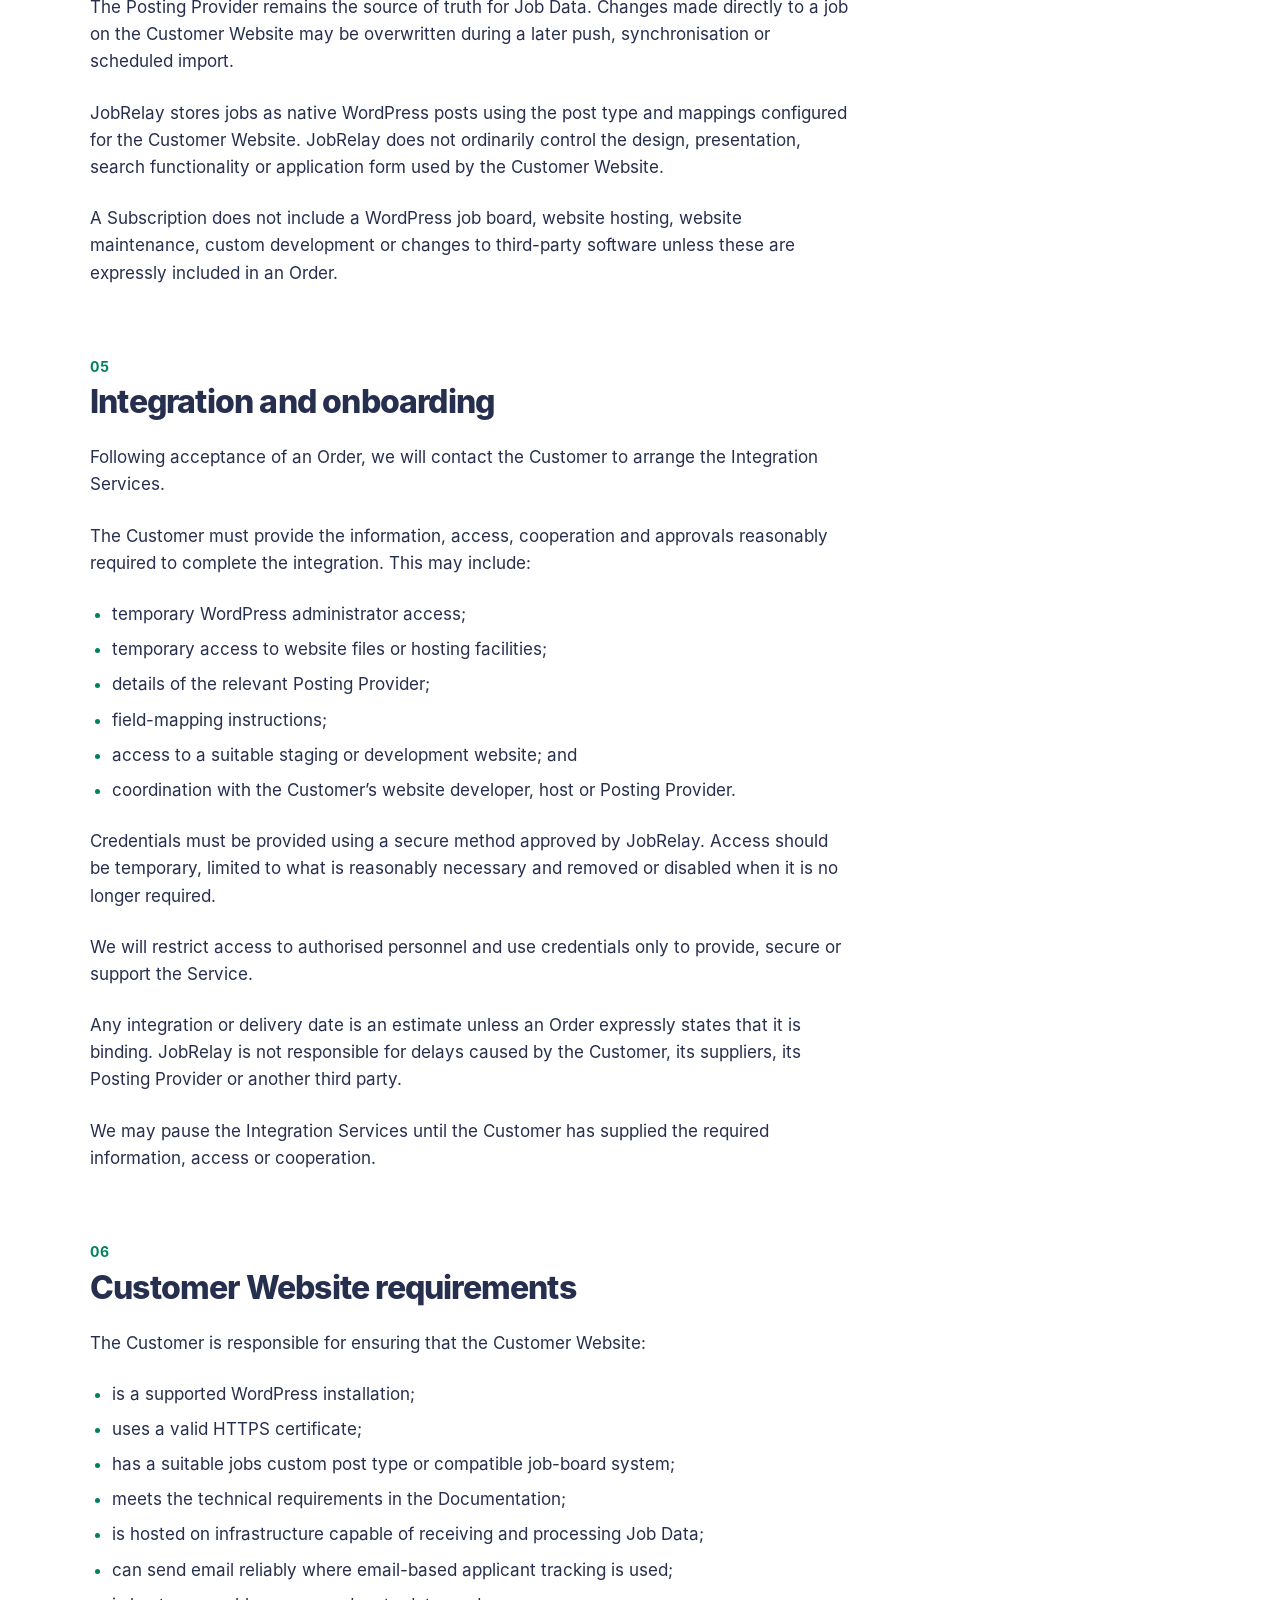
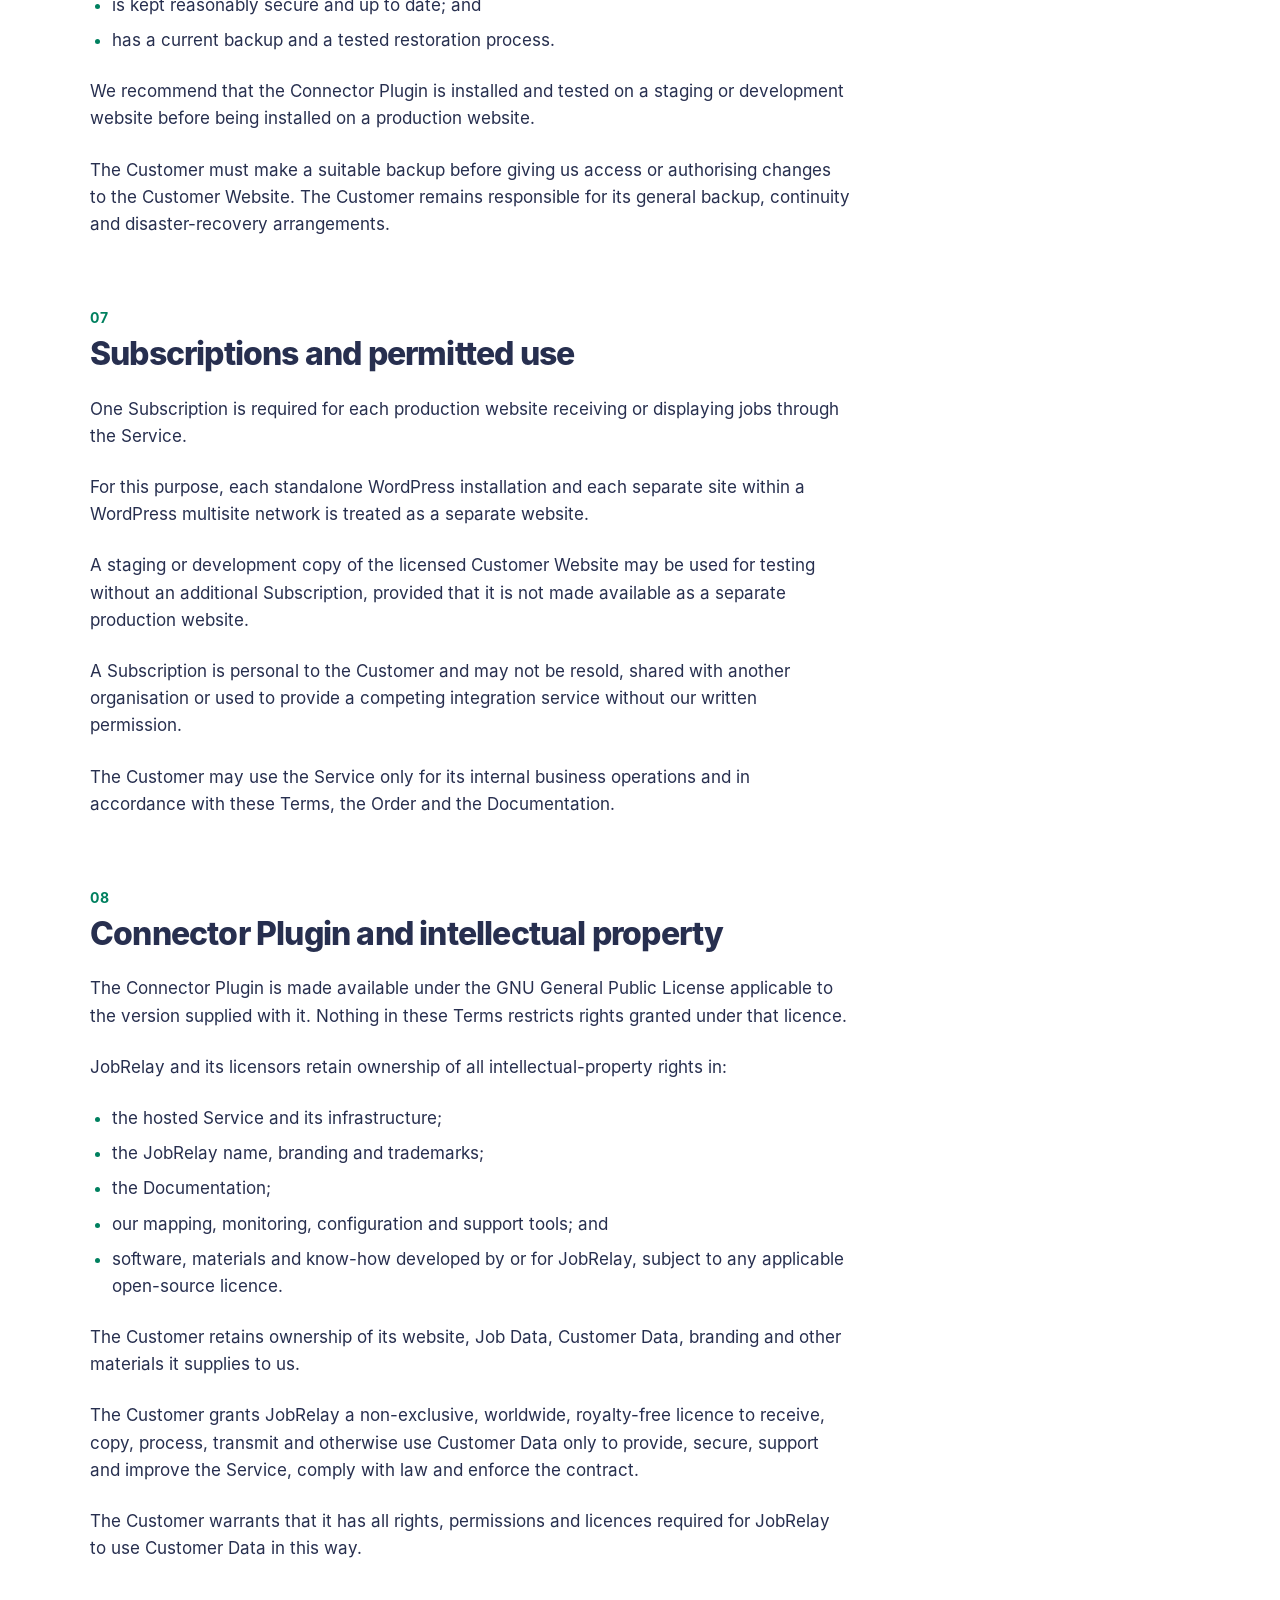
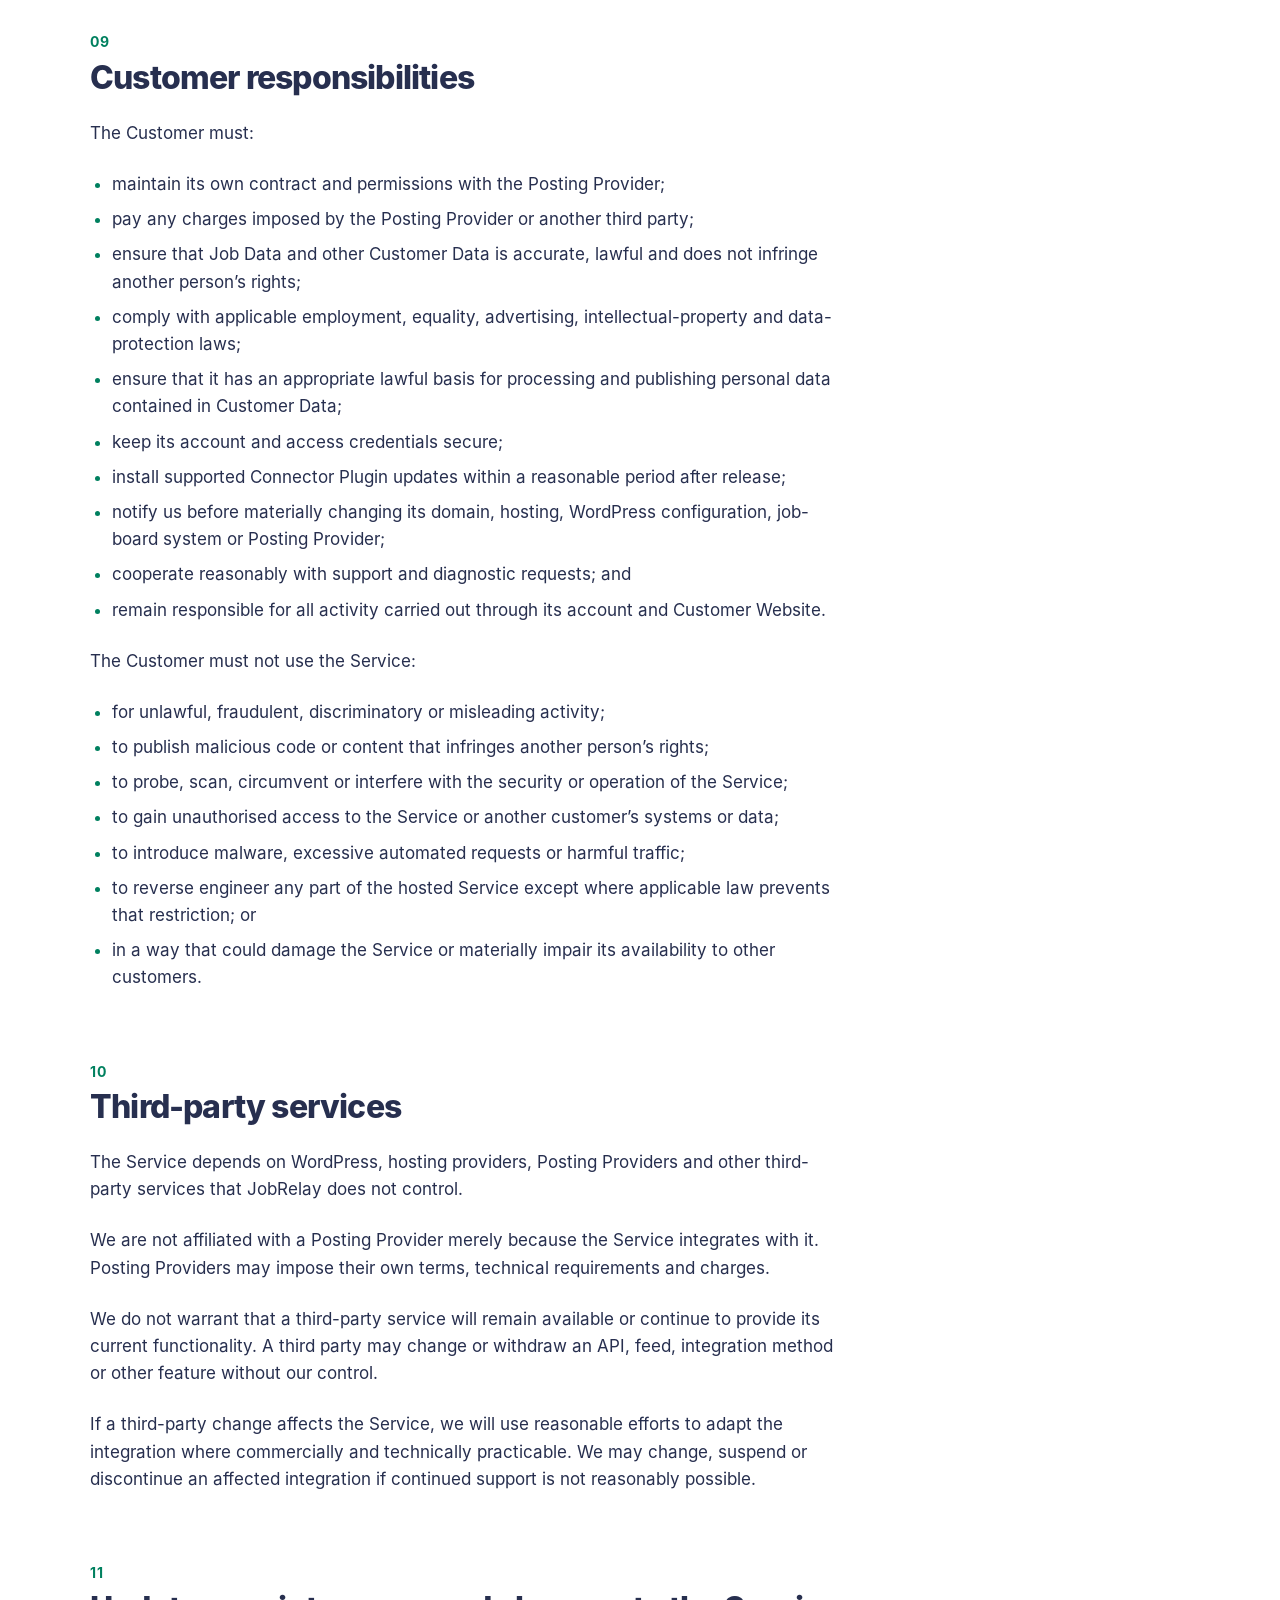
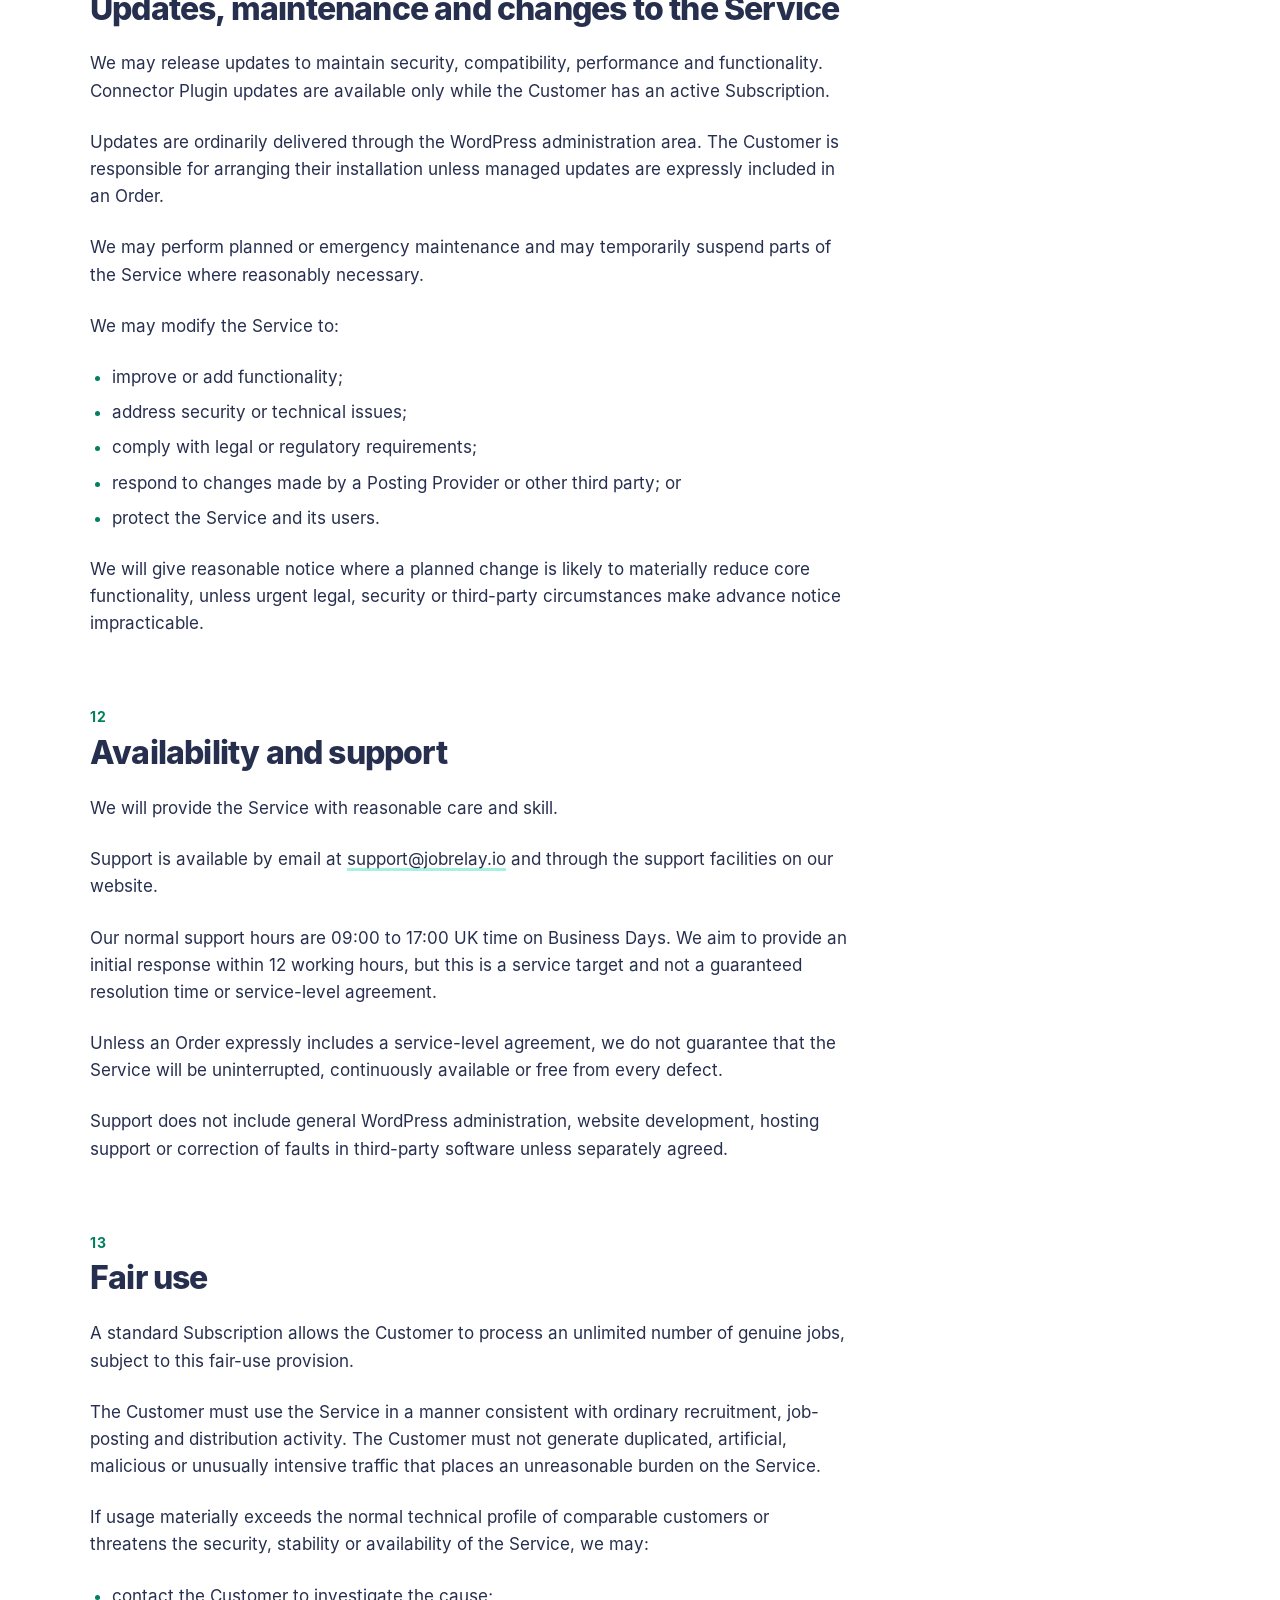
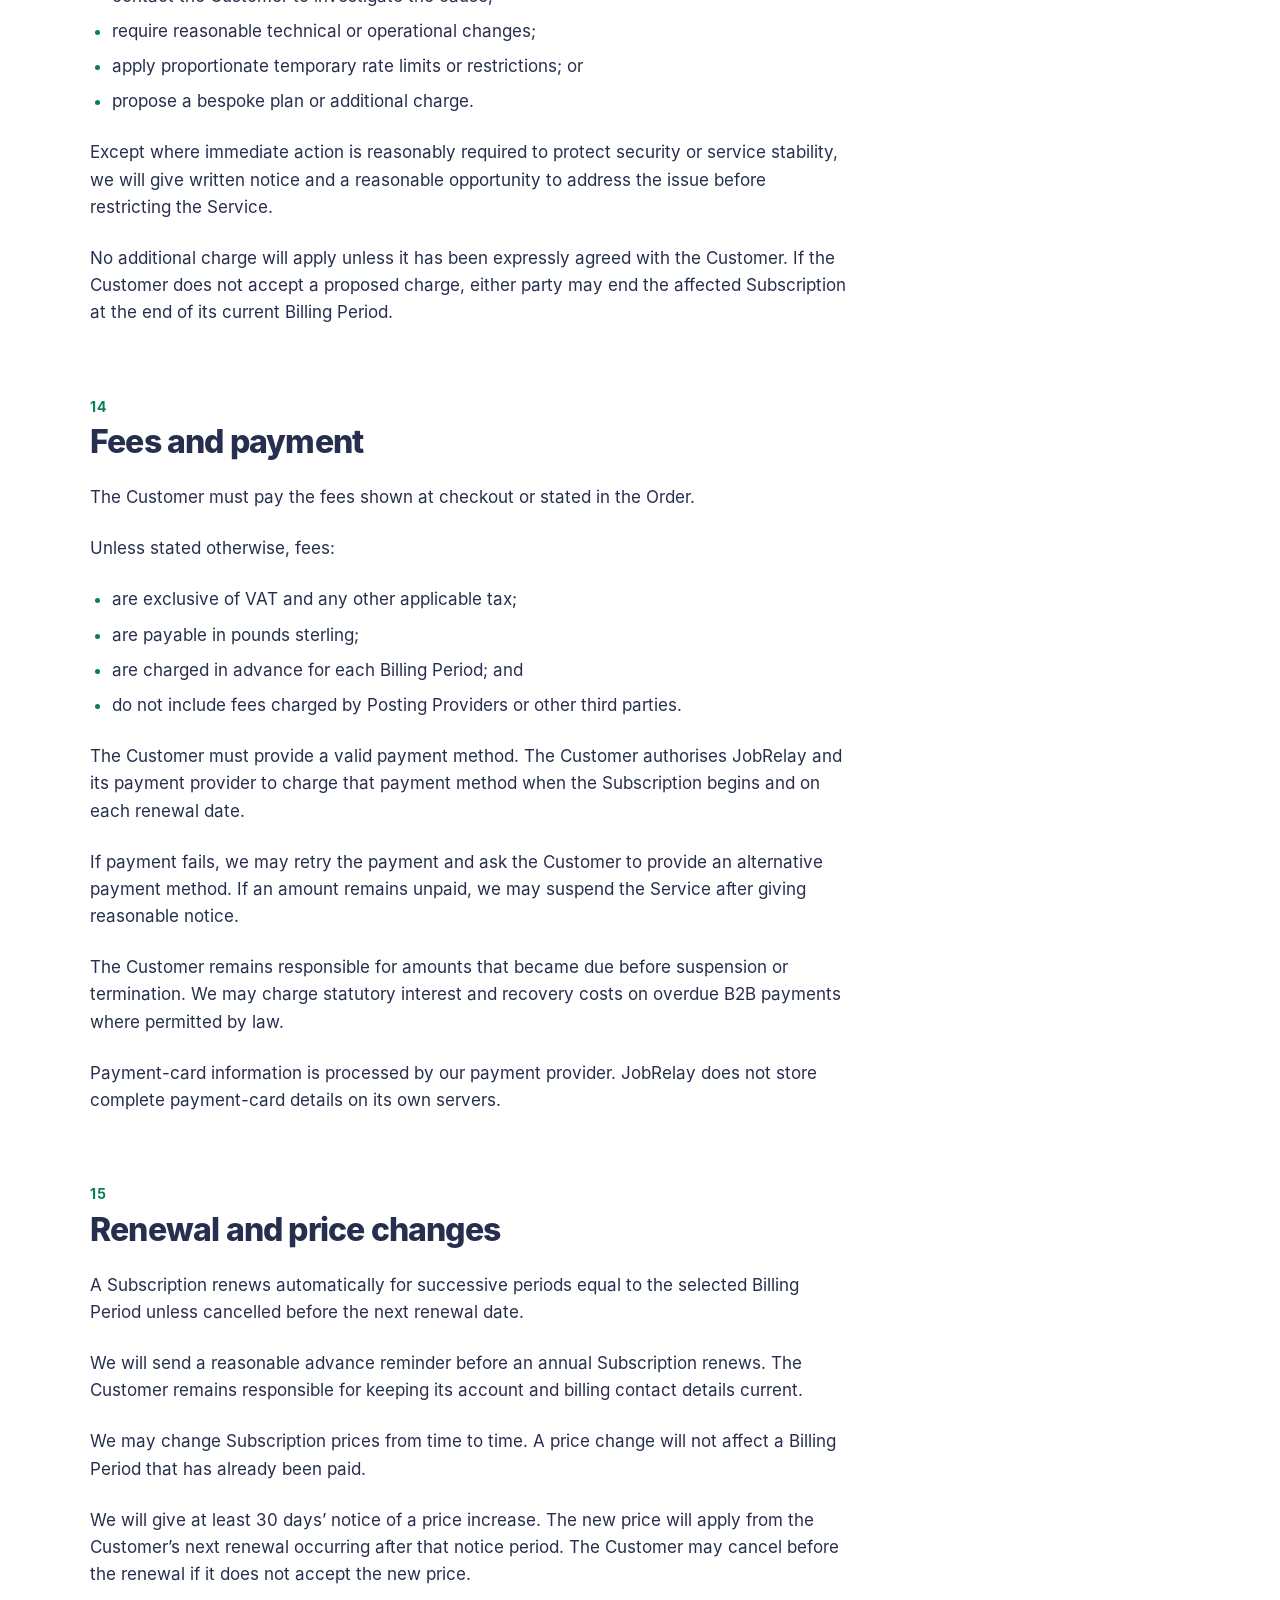
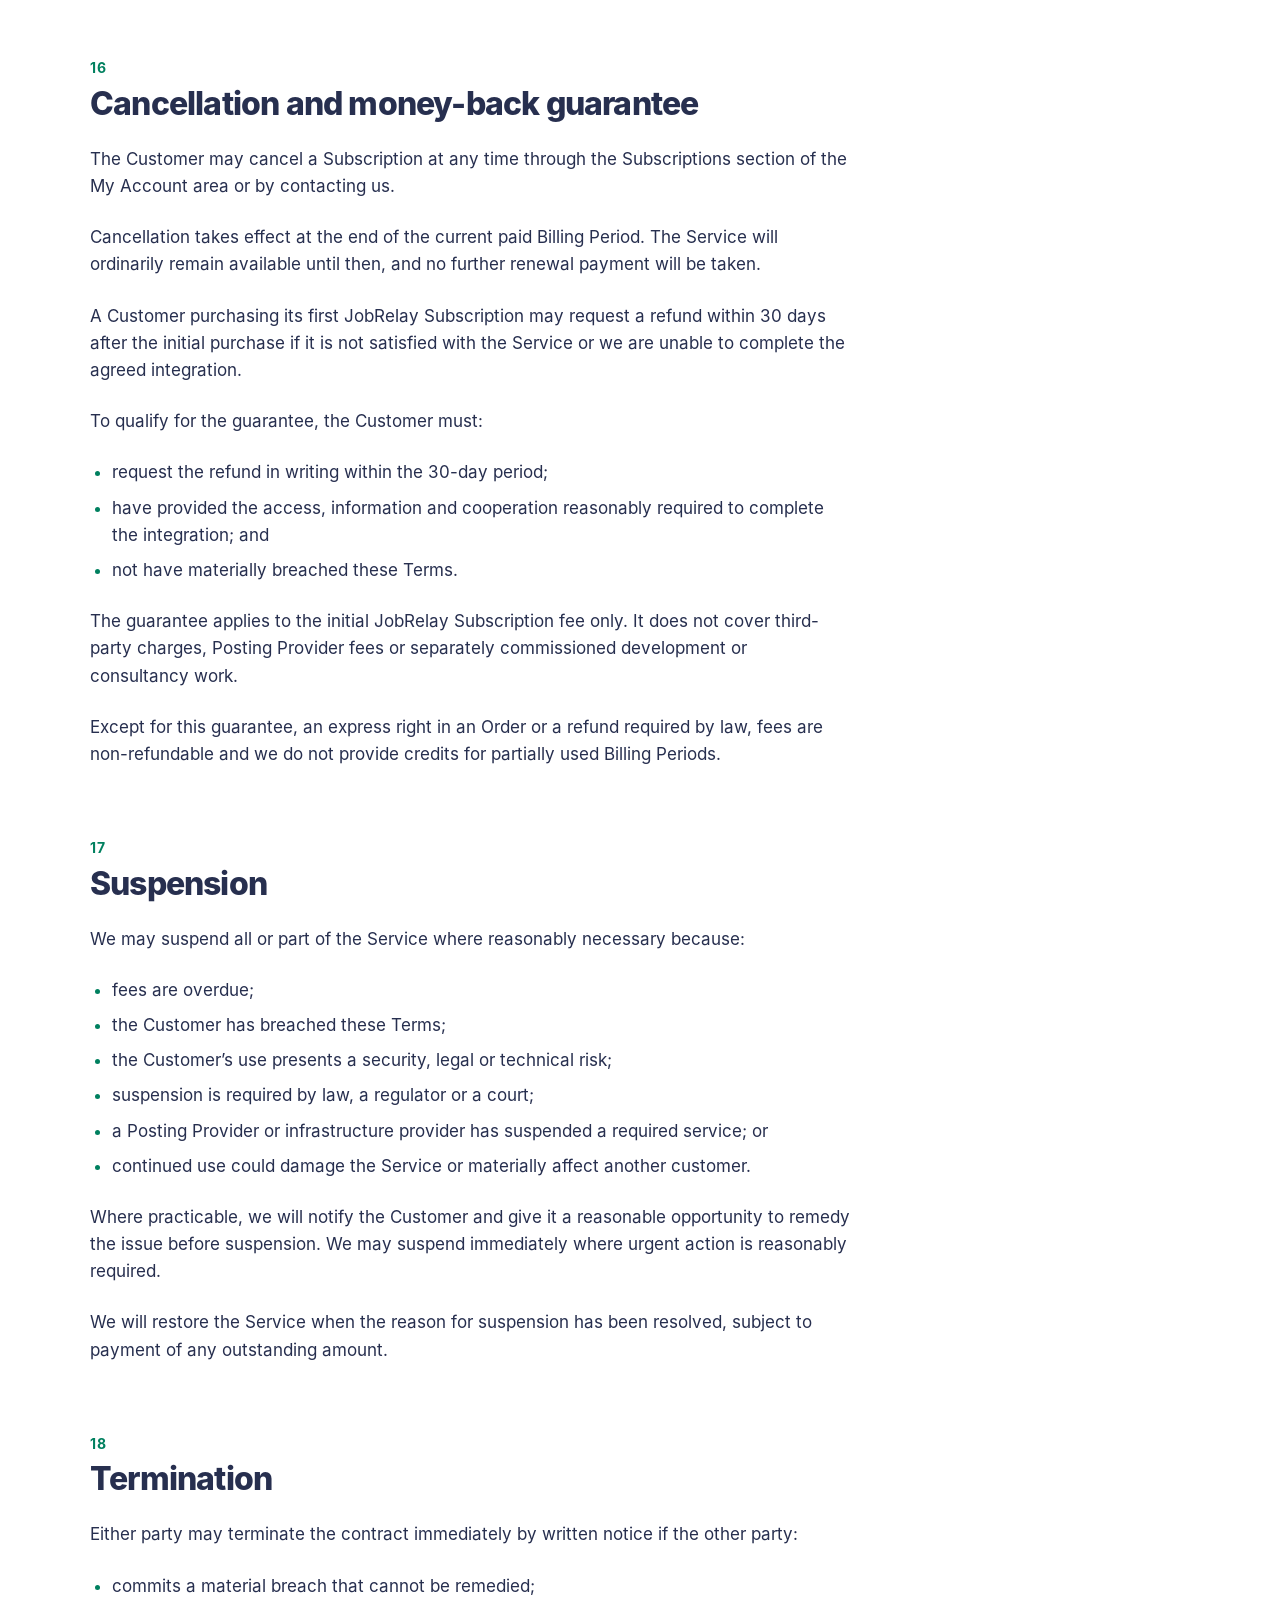
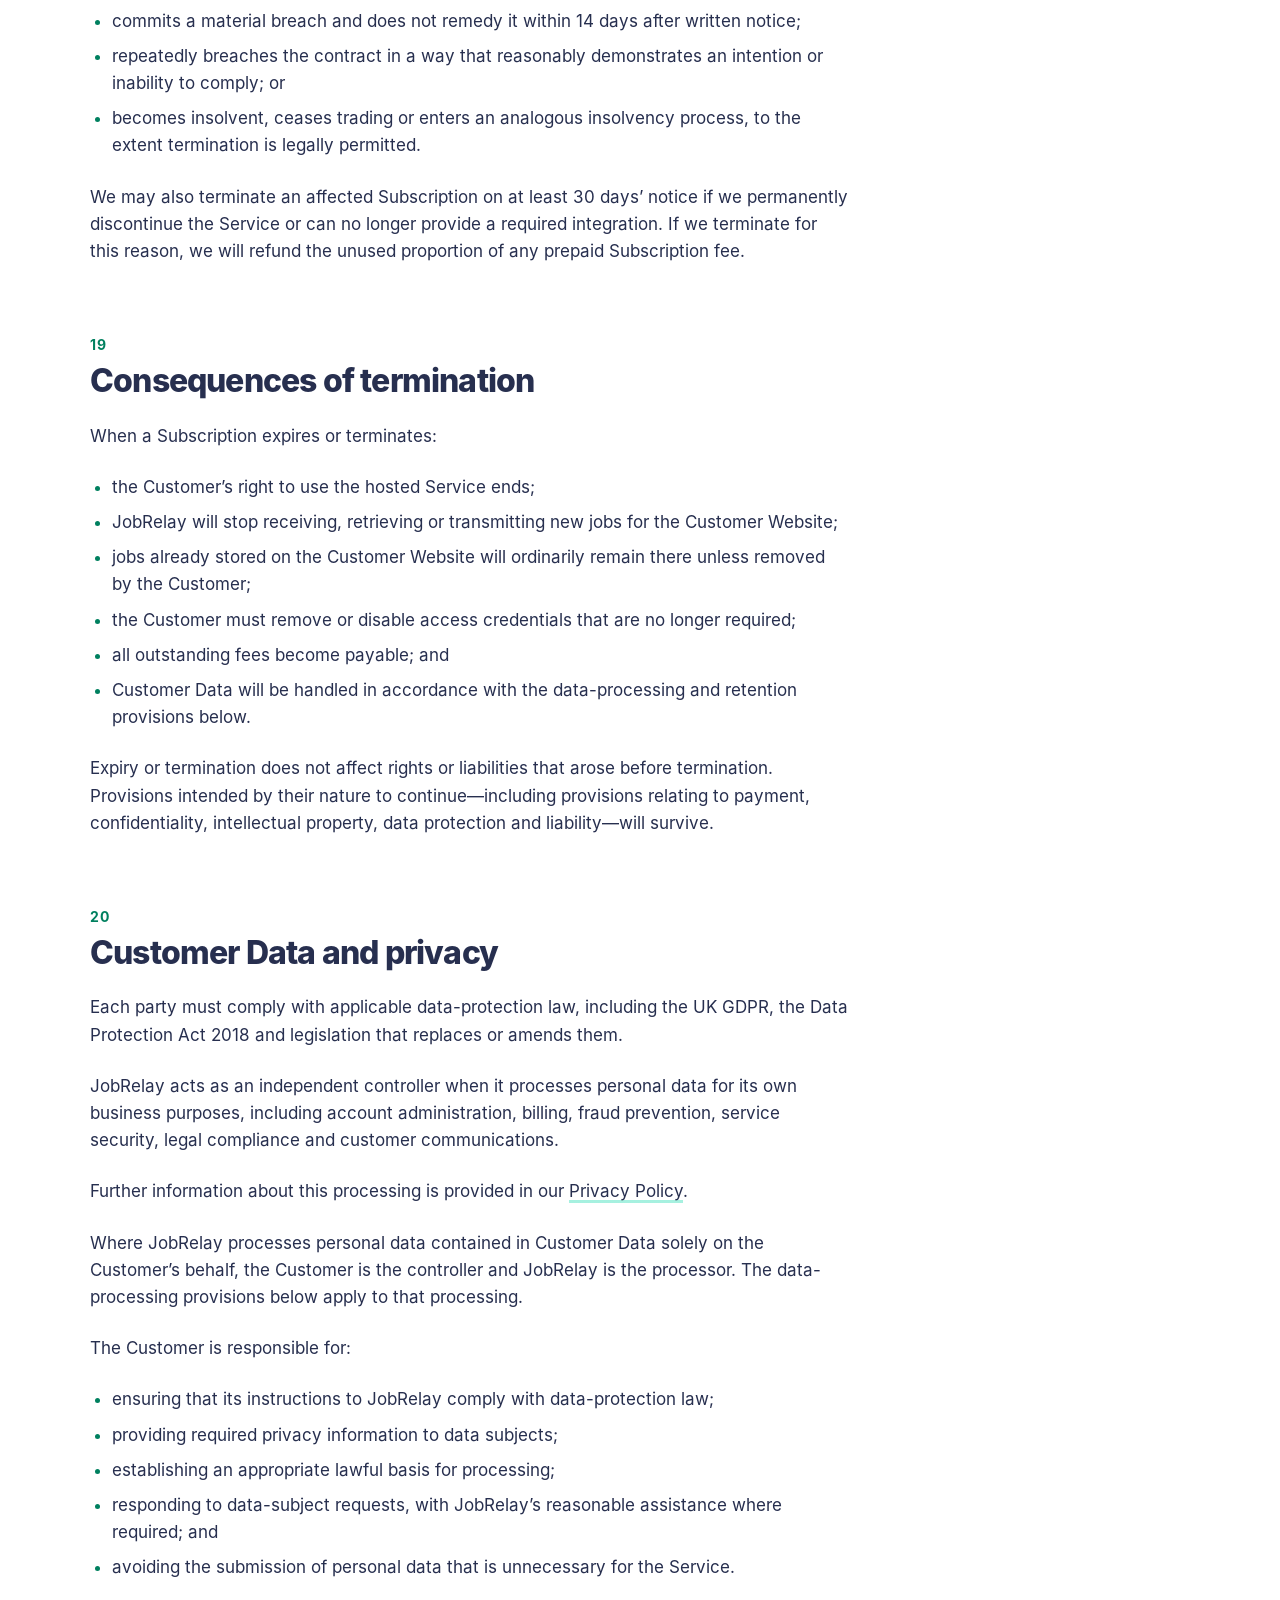
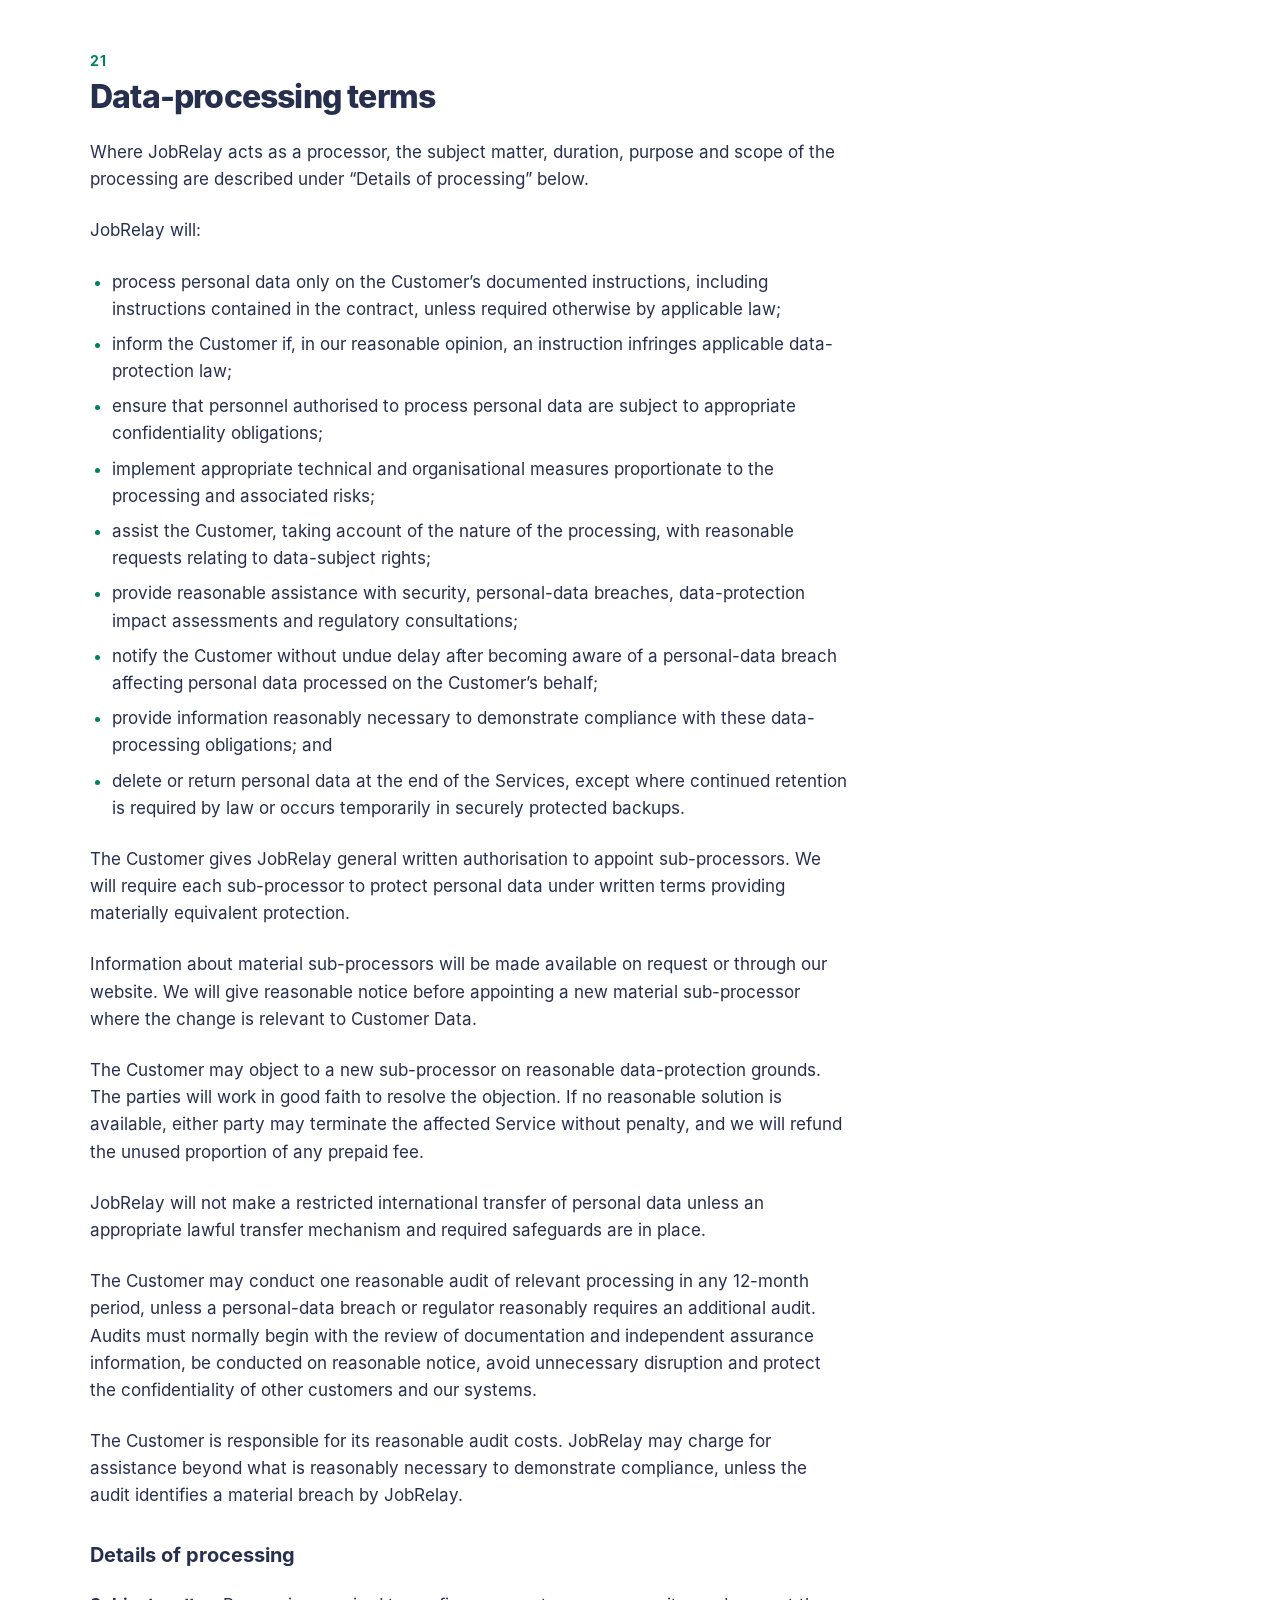
<file: terms-conditions.html>
<!doctype html>
<html lang="en-GB">
<head>
	<meta charset="utf-8">
	<meta name="viewport" content="width=device-width, initial-scale=1">
	<title>Terms and Conditions of Service | JobRelay</title>
	<meta name="description" content="The terms and conditions that govern the purchase and use of the JobRelay service.">
	<meta name="author" content="JobRelay Ltd">
	<link rel="canonical" href="https://legal.jobrelay.io/terms-conditions.html">
	<link rel="preload" href="assets/fonts/inter/inter-400.woff2" as="font" type="font/woff2" crossorigin>
	<link rel="preload" href="assets/fonts/inter/inter-800.woff2" as="font" type="font/woff2" crossorigin>
	<link rel="stylesheet" href="assets/css/legal.css">
	<script src="assets/js/legal.js" defer></script>
</head>
<body>

	<a class="skip-link" href="#main">Skip to content</a>

	<header class="site-header">
		<div class="wrap site-header__row">
			<a class="site-header__logo" href="https://jobrelay.io/"><img src="assets/img/logo.svg" alt="JobRelay home" width="96" height="42"></a>

			<div class="site-header__actions">
				<a class="site-header__back" href="https://jobrelay.io/">Back to jobrelay.io</a>
				<a class="button" href="https://jobrelay.io/book-a-consultation-call/">Book a call</a>
			</div>
		</div>
	</header>

	<main id="main">
		<section class="page-banner is-style-dots">
			<div class="wrap">
				<a class="banner-badge" href="index.html">Legal</a>
				<h1>Terms and Conditions of Service</h1>
				<p class="banner-updated">Last updated 5 August 2026</p>
			</div>
		</section>

		<div class="page-sheet">
			<div class="wrap legal-layout legal-layout--toc">
				<details class="legal-toc">
					<summary>On this page</summary>
					<nav aria-label="On this page">
						<ol>
						<li><a href="#business-customers-only">Business customers only</a></li>
						<li><a href="#definitions">Definitions</a></li>
						<li><a href="#the-contract-between-us">The contract between us</a></li>
						<li><a href="#the-jobrelay-service">The JobRelay Service</a></li>
						<li><a href="#integration-and-onboarding">Integration and onboarding</a></li>
						<li><a href="#customer-website-requirements">Customer Website requirements</a></li>
						<li><a href="#subscriptions-and-permitted-use">Subscriptions and permitted use</a></li>
						<li><a href="#connector-plugin-and-intellectual-property">Connector Plugin and intellectual property</a></li>
						<li><a href="#customer-responsibilities">Customer responsibilities</a></li>
						<li><a href="#third-party-services">Third-party services</a></li>
						<li><a href="#updates-maintenance-and-changes-to-the-service">Updates, maintenance and changes to the Service</a></li>
						<li><a href="#availability-and-support">Availability and support</a></li>
						<li><a href="#fair-use">Fair use</a></li>
						<li><a href="#fees-and-payment">Fees and payment</a></li>
						<li><a href="#renewal-and-price-changes">Renewal and price changes</a></li>
						<li><a href="#cancellation-and-money-back-guarantee">Cancellation and money-back guarantee</a></li>
						<li><a href="#suspension">Suspension</a></li>
						<li><a href="#termination">Termination</a></li>
						<li><a href="#consequences-of-termination">Consequences of termination</a></li>
						<li><a href="#customer-data-and-privacy">Customer Data and privacy</a></li>
						<li><a href="#data-processing-terms">Data-processing terms</a></li>
						<li><a href="#confidentiality">Confidentiality</a></li>
						<li><a href="#service-communications-and-marketing">Service communications and marketing</a></li>
						<li><a href="#warranties-and-disclaimers">Warranties and disclaimers</a></li>
						<li><a href="#limitation-of-liability">Limitation of liability</a></li>
						<li><a href="#events-beyond-reasonable-control">Events beyond reasonable control</a></li>
						<li><a href="#changes-to-these-terms">Changes to these Terms</a></li>
						<li><a href="#notices">Notices</a></li>
						<li><a href="#general-provisions">General provisions</a></li>
						<li><a href="#governing-law-and-jurisdiction">Governing law and jurisdiction</a></li>
						<li><a href="#contact-and-complaints">Contact and complaints</a></li>
						</ol>
					</nav>
				</details>

				<div class="legal-content">
					<p>These Terms and Conditions govern the purchase and use of the JobRelay service.</p>

					<p>JobRelay Ltd is registered in England and Wales under company number 15514526. Our registered-office and other corporate details are available on our <a href="company-information.html">Company Information page</a>.</p>

					<p>In these Terms, JobRelay Ltd is referred to as “JobRelay”, “we”, “us” or “our”. The business purchasing or using the Service is referred to as the “Customer”, “you” or “your”.</p>

					<h2 class="is-style-section-title-count" id="business-customers-only">Business customers only</h2>

					<p>The Service is supplied exclusively for business and professional use. By purchasing or using the Service, you confirm that:</p>

					<ul>
						<li>you are acting wholly or mainly for purposes relating to your trade, business, craft or profession and not as a consumer;</li>
						<li>the information you provide to us is complete and accurate; and</li>
						<li>if you accept these Terms on behalf of an organisation, you have authority to bind that organisation.</li>
					</ul>

					<p>If you do not meet these conditions, you must not purchase or use the Service.</p>

					<h2 class="is-style-section-title-count" id="definitions">Definitions</h2>

					<p>In these Terms:</p>

					<ul>
						<li><strong>Billing Period</strong> means the monthly or annual period selected when the Subscription is purchased;</li>
						<li><strong>Business Day</strong> means a day other than a Saturday, Sunday or public holiday in England;</li>
						<li><strong>Connector Plugin</strong> means the JobRelay WordPress plugin installed on the Customer Website;</li>
						<li><strong>Customer Data</strong> means information, content and personal data supplied by or on behalf of the Customer or processed through the Service;</li>
						<li><strong>Customer Website</strong> means the WordPress website for which a Subscription has been purchased;</li>
						<li><strong>Documentation</strong> means the technical and support documentation published by JobRelay;</li>
						<li><strong>Integration Services</strong> means the initial installation, mapping and configuration work included with a Subscription;</li>
						<li><strong>Job Data</strong> means job descriptions, locations, salaries, categories, consultant information and other information associated with a job;</li>
						<li><strong>Order</strong> means an online purchase, order form, proposal or other written agreement under which the Customer purchases the Service;</li>
						<li><strong>Posting Provider</strong> means a recruitment CRM, applicant-tracking system, job multi-posting platform, XML feed provider or other third-party system integrated with the Service;</li>
						<li><strong>Service</strong> means the JobRelay hosted integration service, Connector Plugin, Integration Services, monitoring, updates and support supplied under a Subscription; and</li>
						<li><strong>Subscription</strong> means the recurring right to use the Service for one Customer Website during the applicable Billing Period.</li>
					</ul>

					<h2 class="is-style-section-title-count" id="the-contract-between-us">The contract between us</h2>

					<p>Your Order is an offer to purchase the Service subject to these Terms. A contract is formed when we accept the Order, confirm the Subscription or begin providing the Service, whichever happens first.</p>

					<p>The contract consists of:</p>

					<ol>
						<li>any Order or statement of work expressly agreed by both parties;</li>
						<li>the data-processing provisions in these Terms;</li>
						<li>these Terms; and</li>
						<li>the Documentation.</li>
					</ol>

					<p>If there is a conflict between these documents, the document appearing earlier in the list above takes priority, unless expressly stated otherwise.</p>

					<p>Any quotation is valid for the period stated in it. If no period is stated, it is valid for 30 days.</p>

					<h2 class="is-style-section-title-count" id="the-jobrelay-service">The JobRelay Service</h2>

					<p>JobRelay connects a supported Posting Provider with a Customer Website. Depending on the Posting Provider, jobs may be pushed to JobRelay individually or retrieved by JobRelay on a schedule.</p>

					<p>Subject to the Customer’s configuration and the capabilities of the relevant Posting Provider, the Service may:</p>

					<ul>
						<li>receive or retrieve Job Data from a Posting Provider;</li>
						<li>map Job Data to WordPress posts, custom fields and taxonomies;</li>
						<li>create, update, expire or remove jobs on the Customer Website;</li>
						<li>provide logs and monitoring relating to job-processing activity;</li>
						<li>support the transmission or attribution of applications to a Posting Provider where applicant tracking has been configured; and</li>
						<li>provide related support and Connector Plugin updates.</li>
					</ul>

					<p>The Posting Provider remains the source of truth for Job Data. Changes made directly to a job on the Customer Website may be overwritten during a later push, synchronisation or scheduled import.</p>

					<p>JobRelay stores jobs as native WordPress posts using the post type and mappings configured for the Customer Website. JobRelay does not ordinarily control the design, presentation, search functionality or application form used by the Customer Website.</p>

					<p>A Subscription does not include a WordPress job board, website hosting, website maintenance, custom development or changes to third-party software unless these are expressly included in an Order.</p>

					<h2 class="is-style-section-title-count" id="integration-and-onboarding">Integration and onboarding</h2>

					<p>Following acceptance of an Order, we will contact the Customer to arrange the Integration Services.</p>

					<p>The Customer must provide the information, access, cooperation and approvals reasonably required to complete the integration. This may include:</p>

					<ul>
						<li>temporary WordPress administrator access;</li>
						<li>temporary access to website files or hosting facilities;</li>
						<li>details of the relevant Posting Provider;</li>
						<li>field-mapping instructions;</li>
						<li>access to a suitable staging or development website; and</li>
						<li>coordination with the Customer’s website developer, host or Posting Provider.</li>
					</ul>

					<p>Credentials must be provided using a secure method approved by JobRelay. Access should be temporary, limited to what is reasonably necessary and removed or disabled when it is no longer required.</p>

					<p>We will restrict access to authorised personnel and use credentials only to provide, secure or support the Service.</p>

					<p>Any integration or delivery date is an estimate unless an Order expressly states that it is binding. JobRelay is not responsible for delays caused by the Customer, its suppliers, its Posting Provider or another third party.</p>

					<p>We may pause the Integration Services until the Customer has supplied the required information, access or cooperation.</p>

					<h2 class="is-style-section-title-count" id="customer-website-requirements">Customer Website requirements</h2>

					<p>The Customer is responsible for ensuring that the Customer Website:</p>

					<ul>
						<li>is a supported WordPress installation;</li>
						<li>uses a valid HTTPS certificate;</li>
						<li>has a suitable jobs custom post type or compatible job-board system;</li>
						<li>meets the technical requirements in the Documentation;</li>
						<li>is hosted on infrastructure capable of receiving and processing Job Data;</li>
						<li>can send email reliably where email-based applicant tracking is used;</li>
						<li>is kept reasonably secure and up to date; and</li>
						<li>has a current backup and a tested restoration process.</li>
					</ul>

					<p>We recommend that the Connector Plugin is installed and tested on a staging or development website before being installed on a production website.</p>

					<p>The Customer must make a suitable backup before giving us access or authorising changes to the Customer Website. The Customer remains responsible for its general backup, continuity and disaster-recovery arrangements.</p>

					<h2 class="is-style-section-title-count" id="subscriptions-and-permitted-use">Subscriptions and permitted use</h2>

					<p>One Subscription is required for each production website receiving or displaying jobs through the Service.</p>

					<p>For this purpose, each standalone WordPress installation and each separate site within a WordPress multisite network is treated as a separate website.</p>

					<p>A staging or development copy of the licensed Customer Website may be used for testing without an additional Subscription, provided that it is not made available as a separate production website.</p>

					<p>A Subscription is personal to the Customer and may not be resold, shared with another organisation or used to provide a competing integration service without our written permission.</p>

					<p>The Customer may use the Service only for its internal business operations and in accordance with these Terms, the Order and the Documentation.</p>

					<h2 class="is-style-section-title-count" id="connector-plugin-and-intellectual-property">Connector Plugin and intellectual property</h2>

					<p>The Connector Plugin is made available under the GNU General Public License applicable to the version supplied with it. Nothing in these Terms restricts rights granted under that licence.</p>

					<p>JobRelay and its licensors retain ownership of all intellectual-property rights in:</p>

					<ul>
						<li>the hosted Service and its infrastructure;</li>
						<li>the JobRelay name, branding and trademarks;</li>
						<li>the Documentation;</li>
						<li>our mapping, monitoring, configuration and support tools; and</li>
						<li>software, materials and know-how developed by or for JobRelay, subject to any applicable open-source licence.</li>
					</ul>

					<p>The Customer retains ownership of its website, Job Data, Customer Data, branding and other materials it supplies to us.</p>

					<p>The Customer grants JobRelay a non-exclusive, worldwide, royalty-free licence to receive, copy, process, transmit and otherwise use Customer Data only to provide, secure, support and improve the Service, comply with law and enforce the contract.</p>

					<p>The Customer warrants that it has all rights, permissions and licences required for JobRelay to use Customer Data in this way.</p>

					<h2 class="is-style-section-title-count" id="customer-responsibilities">Customer responsibilities</h2>

					<p>The Customer must:</p>

					<ul>
						<li>maintain its own contract and permissions with the Posting Provider;</li>
						<li>pay any charges imposed by the Posting Provider or another third party;</li>
						<li>ensure that Job Data and other Customer Data is accurate, lawful and does not infringe another person’s rights;</li>
						<li>comply with applicable employment, equality, advertising, intellectual-property and data-protection laws;</li>
						<li>ensure that it has an appropriate lawful basis for processing and publishing personal data contained in Customer Data;</li>
						<li>keep its account and access credentials secure;</li>
						<li>install supported Connector Plugin updates within a reasonable period after release;</li>
						<li>notify us before materially changing its domain, hosting, WordPress configuration, job-board system or Posting Provider;</li>
						<li>cooperate reasonably with support and diagnostic requests; and</li>
						<li>remain responsible for all activity carried out through its account and Customer Website.</li>
					</ul>

					<p>The Customer must not use the Service:</p>

					<ul>
						<li>for unlawful, fraudulent, discriminatory or misleading activity;</li>
						<li>to publish malicious code or content that infringes another person’s rights;</li>
						<li>to probe, scan, circumvent or interfere with the security or operation of the Service;</li>
						<li>to gain unauthorised access to the Service or another customer’s systems or data;</li>
						<li>to introduce malware, excessive automated requests or harmful traffic;</li>
						<li>to reverse engineer any part of the hosted Service except where applicable law prevents that restriction; or</li>
						<li>in a way that could damage the Service or materially impair its availability to other customers.</li>
					</ul>

					<h2 class="is-style-section-title-count" id="third-party-services">Third-party services</h2>

					<p>The Service depends on WordPress, hosting providers, Posting Providers and other third-party services that JobRelay does not control.</p>

					<p>We are not affiliated with a Posting Provider merely because the Service integrates with it. Posting Providers may impose their own terms, technical requirements and charges.</p>

					<p>We do not warrant that a third-party service will remain available or continue to provide its current functionality. A third party may change or withdraw an API, feed, integration method or other feature without our control.</p>

					<p>If a third-party change affects the Service, we will use reasonable efforts to adapt the integration where commercially and technically practicable. We may change, suspend or discontinue an affected integration if continued support is not reasonably possible.</p>

					<h2 class="is-style-section-title-count" id="updates-maintenance-and-changes-to-the-service">Updates, maintenance and changes to the Service</h2>

					<p>We may release updates to maintain security, compatibility, performance and functionality. Connector Plugin updates are available only while the Customer has an active Subscription.</p>

					<p>Updates are ordinarily delivered through the WordPress administration area. The Customer is responsible for arranging their installation unless managed updates are expressly included in an Order.</p>

					<p>We may perform planned or emergency maintenance and may temporarily suspend parts of the Service where reasonably necessary.</p>

					<p>We may modify the Service to:</p>

					<ul>
						<li>improve or add functionality;</li>
						<li>address security or technical issues;</li>
						<li>comply with legal or regulatory requirements;</li>
						<li>respond to changes made by a Posting Provider or other third party; or</li>
						<li>protect the Service and its users.</li>
					</ul>

					<p>We will give reasonable notice where a planned change is likely to materially reduce core functionality, unless urgent legal, security or third-party circumstances make advance notice impracticable.</p>

					<h2 class="is-style-section-title-count" id="availability-and-support">Availability and support</h2>

					<p>We will provide the Service with reasonable care and skill.</p>

					<p>Support is available by email at <a href="mailto:support@jobrelay.io">support@jobrelay.io</a> and through the support facilities on our website.</p>

					<p>Our normal support hours are 09:00 to 17:00 UK time on Business Days. We aim to provide an initial response within 12 working hours, but this is a service target and not a guaranteed resolution time or service-level agreement.</p>

					<p>Unless an Order expressly includes a service-level agreement, we do not guarantee that the Service will be uninterrupted, continuously available or free from every defect.</p>

					<p>Support does not include general WordPress administration, website development, hosting support or correction of faults in third-party software unless separately agreed.</p>

					<h2 class="is-style-section-title-count" id="fair-use">Fair use</h2>

					<p>A standard Subscription allows the Customer to process an unlimited number of genuine jobs, subject to this fair-use provision.</p>

					<p>The Customer must use the Service in a manner consistent with ordinary recruitment, job-posting and distribution activity. The Customer must not generate duplicated, artificial, malicious or unusually intensive traffic that places an unreasonable burden on the Service.</p>

					<p>If usage materially exceeds the normal technical profile of comparable customers or threatens the security, stability or availability of the Service, we may:</p>

					<ul>
						<li>contact the Customer to investigate the cause;</li>
						<li>require reasonable technical or operational changes;</li>
						<li>apply proportionate temporary rate limits or restrictions; or</li>
						<li>propose a bespoke plan or additional charge.</li>
					</ul>

					<p>Except where immediate action is reasonably required to protect security or service stability, we will give written notice and a reasonable opportunity to address the issue before restricting the Service.</p>

					<p>No additional charge will apply unless it has been expressly agreed with the Customer. If the Customer does not accept a proposed charge, either party may end the affected Subscription at the end of its current Billing Period.</p>

					<h2 class="is-style-section-title-count" id="fees-and-payment">Fees and payment</h2>

					<p>The Customer must pay the fees shown at checkout or stated in the Order.</p>

					<p>Unless stated otherwise, fees:</p>

					<ul>
						<li>are exclusive of VAT and any other applicable tax;</li>
						<li>are payable in pounds sterling;</li>
						<li>are charged in advance for each Billing Period; and</li>
						<li>do not include fees charged by Posting Providers or other third parties.</li>
					</ul>

					<p>The Customer must provide a valid payment method. The Customer authorises JobRelay and its payment provider to charge that payment method when the Subscription begins and on each renewal date.</p>

					<p>If payment fails, we may retry the payment and ask the Customer to provide an alternative payment method. If an amount remains unpaid, we may suspend the Service after giving reasonable notice.</p>

					<p>The Customer remains responsible for amounts that became due before suspension or termination. We may charge statutory interest and recovery costs on overdue B2B payments where permitted by law.</p>

					<p>Payment-card information is processed by our payment provider. JobRelay does not store complete payment-card details on its own servers.</p>

					<h2 class="is-style-section-title-count" id="renewal-and-price-changes">Renewal and price changes</h2>

					<p>A Subscription renews automatically for successive periods equal to the selected Billing Period unless cancelled before the next renewal date.</p>

					<p>We will send a reasonable advance reminder before an annual Subscription renews. The Customer remains responsible for keeping its account and billing contact details current.</p>

					<p>We may change Subscription prices from time to time. A price change will not affect a Billing Period that has already been paid.</p>

					<p>We will give at least 30 days’ notice of a price increase. The new price will apply from the Customer’s next renewal occurring after that notice period. The Customer may cancel before the renewal if it does not accept the new price.</p>

					<h2 class="is-style-section-title-count" id="cancellation-and-money-back-guarantee">Cancellation and money-back guarantee</h2>

					<p>The Customer may cancel a Subscription at any time through the Subscriptions section of the My Account area or by contacting us.</p>

					<p>Cancellation takes effect at the end of the current paid Billing Period. The Service will ordinarily remain available until then, and no further renewal payment will be taken.</p>

					<p>A Customer purchasing its first JobRelay Subscription may request a refund within 30 days after the initial purchase if it is not satisfied with the Service or we are unable to complete the agreed integration.</p>

					<p>To qualify for the guarantee, the Customer must:</p>

					<ul>
						<li>request the refund in writing within the 30-day period;</li>
						<li>have provided the access, information and cooperation reasonably required to complete the integration; and</li>
						<li>not have materially breached these Terms.</li>
					</ul>

					<p>The guarantee applies to the initial JobRelay Subscription fee only. It does not cover third-party charges, Posting Provider fees or separately commissioned development or consultancy work.</p>

					<p>Except for this guarantee, an express right in an Order or a refund required by law, fees are non-refundable and we do not provide credits for partially used Billing Periods.</p>

					<h2 class="is-style-section-title-count" id="suspension">Suspension</h2>

					<p>We may suspend all or part of the Service where reasonably necessary because:</p>

					<ul>
						<li>fees are overdue;</li>
						<li>the Customer has breached these Terms;</li>
						<li>the Customer’s use presents a security, legal or technical risk;</li>
						<li>suspension is required by law, a regulator or a court;</li>
						<li>a Posting Provider or infrastructure provider has suspended a required service; or</li>
						<li>continued use could damage the Service or materially affect another customer.</li>
					</ul>

					<p>Where practicable, we will notify the Customer and give it a reasonable opportunity to remedy the issue before suspension. We may suspend immediately where urgent action is reasonably required.</p>

					<p>We will restore the Service when the reason for suspension has been resolved, subject to payment of any outstanding amount.</p>

					<h2 class="is-style-section-title-count" id="termination">Termination</h2>

					<p>Either party may terminate the contract immediately by written notice if the other party:</p>

					<ul>
						<li>commits a material breach that cannot be remedied;</li>
						<li>commits a material breach and does not remedy it within 14 days after written notice;</li>
						<li>repeatedly breaches the contract in a way that reasonably demonstrates an intention or inability to comply; or</li>
						<li>becomes insolvent, ceases trading or enters an analogous insolvency process, to the extent termination is legally permitted.</li>
					</ul>

					<p>We may also terminate an affected Subscription on at least 30 days’ notice if we permanently discontinue the Service or can no longer provide a required integration. If we terminate for this reason, we will refund the unused proportion of any prepaid Subscription fee.</p>

					<h2 class="is-style-section-title-count" id="consequences-of-termination">Consequences of termination</h2>

					<p>When a Subscription expires or terminates:</p>

					<ul>
						<li>the Customer’s right to use the hosted Service ends;</li>
						<li>JobRelay will stop receiving, retrieving or transmitting new jobs for the Customer Website;</li>
						<li>jobs already stored on the Customer Website will ordinarily remain there unless removed by the Customer;</li>
						<li>the Customer must remove or disable access credentials that are no longer required;</li>
						<li>all outstanding fees become payable; and</li>
						<li>Customer Data will be handled in accordance with the data-processing and retention provisions below.</li>
					</ul>

					<p>Expiry or termination does not affect rights or liabilities that arose before termination. Provisions intended by their nature to continue—including provisions relating to payment, confidentiality, intellectual property, data protection and liability—will survive.</p>

					<h2 class="is-style-section-title-count" id="customer-data-and-privacy">Customer Data and privacy</h2>

					<p>Each party must comply with applicable data-protection law, including the UK GDPR, the Data Protection Act 2018 and legislation that replaces or amends them.</p>

					<p>JobRelay acts as an independent controller when it processes personal data for its own business purposes, including account administration, billing, fraud prevention, service security, legal compliance and customer communications.</p>

					<p>Further information about this processing is provided in our <a href="privacy-policy.html">Privacy Policy</a>.</p>

					<p>Where JobRelay processes personal data contained in Customer Data solely on the Customer’s behalf, the Customer is the controller and JobRelay is the processor. The data-processing provisions below apply to that processing.</p>

					<p>The Customer is responsible for:</p>

					<ul>
						<li>ensuring that its instructions to JobRelay comply with data-protection law;</li>
						<li>providing required privacy information to data subjects;</li>
						<li>establishing an appropriate lawful basis for processing;</li>
						<li>responding to data-subject requests, with JobRelay’s reasonable assistance where required; and</li>
						<li>avoiding the submission of personal data that is unnecessary for the Service.</li>
					</ul>

					<h2 class="is-style-section-title-count" id="data-processing-terms">Data-processing terms</h2>

					<p>Where JobRelay acts as a processor, the subject matter, duration, purpose and scope of the processing are described under “Details of processing” below.</p>

					<p>JobRelay will:</p>

					<ul>
						<li>process personal data only on the Customer’s documented instructions, including instructions contained in the contract, unless required otherwise by applicable law;</li>
						<li>inform the Customer if, in our reasonable opinion, an instruction infringes applicable data-protection law;</li>
						<li>ensure that personnel authorised to process personal data are subject to appropriate confidentiality obligations;</li>
						<li>implement appropriate technical and organisational measures proportionate to the processing and associated risks;</li>
						<li>assist the Customer, taking account of the nature of the processing, with reasonable requests relating to data-subject rights;</li>
						<li>provide reasonable assistance with security, personal-data breaches, data-protection impact assessments and regulatory consultations;</li>
						<li>notify the Customer without undue delay after becoming aware of a personal-data breach affecting personal data processed on the Customer’s behalf;</li>
						<li>provide information reasonably necessary to demonstrate compliance with these data-processing obligations; and</li>
						<li>delete or return personal data at the end of the Services, except where continued retention is required by law or occurs temporarily in securely protected backups.</li>
					</ul>

					<p>The Customer gives JobRelay general written authorisation to appoint sub-processors. We will require each sub-processor to protect personal data under written terms providing materially equivalent protection.</p>

					<p>Information about material sub-processors will be made available on request or through our website. We will give reasonable notice before appointing a new material sub-processor where the change is relevant to Customer Data.</p>

					<p>The Customer may object to a new sub-processor on reasonable data-protection grounds. The parties will work in good faith to resolve the objection. If no reasonable solution is available, either party may terminate the affected Service without penalty, and we will refund the unused proportion of any prepaid fee.</p>

					<p>JobRelay will not make a restricted international transfer of personal data unless an appropriate lawful transfer mechanism and required safeguards are in place.</p>

					<p>The Customer may conduct one reasonable audit of relevant processing in any 12-month period, unless a personal-data breach or regulator reasonably requires an additional audit. Audits must normally begin with the review of documentation and independent assurance information, be conducted on reasonable notice, avoid unnecessary disruption and protect the confidentiality of other customers and our systems.</p>

					<p>The Customer is responsible for its reasonable audit costs. JobRelay may charge for assistance beyond what is reasonably necessary to demonstrate compliance, unless the audit identifies a material breach by JobRelay.</p>

					<h3 id="details-of-processing">Details of processing</h3>

					<p><strong>Subject matter:</strong> Processing required to configure, operate, secure, monitor and support the JobRelay integration.</p>

					<p><strong>Duration:</strong> The Subscription term and any limited retention period required for backups, security, support, dispute resolution or legal compliance.</p>

					<p><strong>Nature and purpose:</strong> Receiving, retrieving, parsing, organising, mapping, transmitting, logging, hosting, troubleshooting, backing up and deleting data as necessary to provide and support the Service.</p>

					<p><strong>Categories of data subjects:</strong> Customer personnel and users; recruiters and consultants; individuals identified in Job Data; candidates and applicants where applicant-tracking functionality is configured; and users of the Customer Website whose data is incidentally accessible during authorised support.</p>

					<p><strong>Types of personal data:</strong> Names, business contact details, user identifiers, consultant details, information contained in Job Data, application-routing identifiers, candidate information where applicant tracking is configured, technical logs, IP addresses and website or account-access information.</p>

					<p><strong>Special-category data:</strong> The Service is not intended to process special-category data. The Customer must not submit special-category data unless this is necessary, lawful and expressly agreed with JobRelay.</p>

					<p><strong>Deletion:</strong> Personal data processed solely for the Customer will ordinarily be deleted or anonymised within 30 days after termination, except for securely protected backups, which may be retained for up to 90 days, and records that must be retained for legal or security purposes.</p>

					<h2 class="is-style-section-title-count" id="confidentiality">Confidentiality</h2>

					<p>Each party must keep the other party’s confidential information secure and must not disclose it except:</p>

					<ul>
						<li>to personnel, professional advisers and subcontractors who need it for the contract and are subject to confidentiality obligations;</li>
						<li>with the other party’s written permission; or</li>
						<li>where disclosure is required by law, a regulator or a court.</li>
					</ul>

					<p>Confidential information does not include information that:</p>

					<ul>
						<li>is or becomes public without breach of the contract;</li>
						<li>was lawfully known to the receiving party without restriction;</li>
						<li>is lawfully received from a third party without restriction; or</li>
						<li>is independently developed without use of the other party’s confidential information.</li>
					</ul>

					<p>Each party may use the other party’s confidential information only for the performance, receipt or enforcement of the contract.</p>

					<h2 class="is-style-section-title-count" id="service-communications-and-marketing">Service communications and marketing</h2>

					<p>We may send communications reasonably necessary to administer the contract, including messages about onboarding, support, security, billing, renewals, service availability, price changes and legal notices.</p>

					<p>We may send separate marketing communications about JobRelay or related products where permitted by applicable law. Marketing communications will identify the sender and provide an appropriate way to unsubscribe.</p>

					<p>Opting out of marketing does not prevent us from sending necessary service or legal communications.</p>

					<h2 class="is-style-section-title-count" id="warranties-and-disclaimers">Warranties and disclaimers</h2>

					<p>Each party warrants that it has authority to enter into and perform the contract.</p>

					<p>JobRelay warrants that it will provide the Service with reasonable care and skill and will use reasonable efforts to provide the core functionality described in the Order and Documentation.</p>

					<p>Because the Service depends on third-party software, services and infrastructure, we do not warrant that:</p>

					<ul>
						<li>the Service will be uninterrupted or free from every error;</li>
						<li>every Posting Provider, WordPress plugin, theme, browser or hosting environment will be compatible;</li>
						<li>a third-party integration will remain available indefinitely; or</li>
						<li>use of the Service will produce a particular number of website visitors, applications, placements or other business results.</li>
					</ul>

					<p>If the Service does not materially conform to the warranty above, the Customer must notify us with sufficient information to investigate. We will use reasonable efforts to correct the issue or provide a reasonable workaround.</p>

					<h2 class="is-style-section-title-count" id="limitation-of-liability">Limitation of liability</h2>

					<p>Nothing in these Terms excludes or limits either party’s liability for:</p>

					<ul>
						<li>death or personal injury caused by its negligence;</li>
						<li>fraud or fraudulent misrepresentation;</li>
						<li>the Customer’s obligation to pay fees properly due; or</li>
						<li>any other liability that cannot lawfully be excluded or limited.</li>
					</ul>

					<p>Subject to the paragraph above, neither party will be liable, whether in contract, tort including negligence, breach of statutory duty or otherwise, for:</p>

					<ul>
						<li>loss of profit, revenue, sales, business or anticipated savings;</li>
						<li>loss of business opportunity, contracts, goodwill or reputation;</li>
						<li>loss or corruption of data, except for reasonable restoration costs where directly caused by that party’s breach;</li>
						<li>business interruption; or</li>
						<li>indirect or consequential loss.</li>
					</ul>

					<p>Subject to the exclusions above, each party’s total aggregate liability arising out of or relating to the contract will not exceed the total fees paid or payable by the Customer for the affected Service during the 12 months immediately preceding the event giving rise to the claim.</p>

					<p>If the event giving rise to liability occurs during the first 12 months of the Subscription, the cap will be the fees paid or payable for the first 12 months.</p>

					<p>Nothing in these Terms limits the Customer’s responsibility for maintaining appropriate backups and business-continuity arrangements or requires JobRelay to reconstruct data that remains available from the Posting Provider or Customer Website.</p>

					<p>Each party must take reasonable steps to mitigate any loss it suffers.</p>

					<h2 class="is-style-section-title-count" id="events-beyond-reasonable-control">Events beyond reasonable control</h2>

					<p>Neither party will be liable for delay or failure caused by circumstances beyond its reasonable control, including failures of internet or telecommunications networks, cloud infrastructure, hosting providers, Posting Providers or utilities; cyberattacks not caused by a failure to use reasonable security measures; natural disasters; fire; flood; epidemic; industrial disputes; war; civil disorder; government action; or changes in law.</p>

					<p>The affected party must notify the other party where reasonably practicable and take reasonable steps to reduce the effect of the event.</p>

					<p>If such an event prevents the material performance of the Service for more than 30 consecutive days, either party may terminate the affected Subscription by written notice. We will refund the unused proportion of any prepaid Subscription fee where JobRelay is unable to provide the Service.</p>

					<h2 class="is-style-section-title-count" id="changes-to-these-terms">Changes to these Terms</h2>

					<p>We may update these Terms to reflect changes to the Service, law, regulation, security requirements or our business operations.</p>

					<p>Minor changes that do not materially reduce the Customer’s rights may take effect when published.</p>

					<p>We will give at least 30 days’ notice of a material change where reasonably practicable. A material change will normally take effect at the Customer’s next renewal unless an earlier change is reasonably required for legal, regulatory or security reasons.</p>

					<p>If a material change has a significant adverse effect on the Customer, the Customer may cancel the affected Subscription before the change takes effect. Where the change takes effect during a prepaid Billing Period, we will refund the unused proportion of the Subscription fee.</p>

					<p>The revision date at the top of these Terms identifies the latest version.</p>

					<h2 class="is-style-section-title-count" id="notices">Notices</h2>

					<p>Notices relating to cancellation, breach or termination must be in writing.</p>

					<p>Notices to JobRelay may be sent to <a href="mailto:support@jobrelay.io">support@jobrelay.io</a> or to the registered office shown on our <a href="company-information.html">Company Information page</a>.</p>

					<p>Notices to the Customer may be sent to the account, billing or administrative email address most recently provided to us.</p>

					<p>An email notice is treated as received on the next Business Day after it is sent, provided that the sender does not receive a delivery-failure notification.</p>

					<h2 class="is-style-section-title-count" id="general-provisions">General provisions</h2>

					<p><strong>Assignment:</strong> The Customer may not transfer the contract without our written permission, which will not be unreasonably withheld. We may transfer the contract as part of a genuine reorganisation, merger or sale of all or substantially all of the JobRelay business, provided that this does not materially reduce the Customer’s rights.</p>

					<p><strong>Subcontracting:</strong> We may use suitably qualified subcontractors to provide parts of the Service. We remain responsible for their performance to the same extent as if we performed those obligations ourselves.</p>

					<p><strong>Entire agreement:</strong> The contract constitutes the entire agreement between the parties concerning the Service and replaces earlier discussions, statements and understandings about it. Neither party relies on a statement not set out in the contract, although nothing excludes liability for fraud or fraudulent misrepresentation.</p>

					<p><strong>No partnership or agency:</strong> The contract does not create a partnership, joint venture, employment relationship or agency between the parties.</p>

					<p><strong>Waiver:</strong> A delay or failure to exercise a right does not waive that right.</p>

					<p><strong>Severability:</strong> If a provision is found invalid or unenforceable, it will be treated as modified to the minimum extent necessary. If modification is not possible, it will be removed without affecting the remaining provisions.</p>

					<p><strong>Third-party rights:</strong> A person who is not a party to the contract has no right to enforce it under the Contracts (Rights of Third Parties) Act 1999.</p>

					<p><strong>Variations:</strong> Except for updates made under the “Changes to these Terms” section, a variation must be agreed in writing by authorised representatives of both parties.</p>

					<h2 class="is-style-section-title-count" id="governing-law-and-jurisdiction">Governing law and jurisdiction</h2>

					<p>The contract and any dispute or non-contractual obligation arising out of or in connection with it are governed by the laws of England and Wales.</p>

					<p>The courts of England and Wales have exclusive jurisdiction to resolve any dispute arising out of or in connection with the contract.</p>

					<h2 class="is-style-section-title-count" id="contact-and-complaints">Contact and complaints</h2>

					<p>Questions, support requests and complaints may be sent to <a href="mailto:support@jobrelay.io">support@jobrelay.io</a>.</p>

					<p>We will acknowledge complaints promptly and will use reasonable efforts to investigate and respond within a reasonable period.</p>

					<p>Our registered-office and corporate details are available on our <a href="company-information.html">Company Information page</a>.</p>
				</div>
			</div>
		</div>
	</main>

	<footer class="site-footer is-style-dots">
		<div class="wrap site-footer__grid">
			<div>
				<a class="site-footer__logo" href="https://jobrelay.io/"><img src="assets/img/logo.svg" alt="JobRelay home" width="110" height="48"></a>
				<p>Connect your job posting platform to WordPress, developer-free.</p>
			</div>

			<ul class="footer-links">
				<li><a href="https://jobrelay.io/how-does-jobrelay-work/">How it works</a></li>
				<li><a href="https://jobrelay.io/features/">Features</a></li>
				<li><a href="https://jobrelay.io/wordpress-integrations/">Integrations</a></li>
				<li><a href="https://jobrelay.io/pricing/">Pricing</a></li>
				<li><a href="https://jobrelay.io/book-a-consultation-call/">Book a call</a></li>
				<li><a href="https://recpress.co.uk/">RecPress job board</a></li>
			</ul>

			<ul class="footer-links">
				<li><a href="https://jobrelay.io/docs/">Documentation</a></li>
				<li><a href="https://jobrelay.io/faqs/">FAQs</a></li>
				<li><a href="https://jobrelay.io/support/">Support</a></li>
				<li><a href="https://jobrelay.io/contact/">Contact</a></li>
				<li><a href="https://jobrelay.io/about/">About us</a></li>
			</ul>

			<ul class="footer-links">
				<li><a href="https://jobrelay.io/my-account/">My account</a></li>
				<li><a href="terms-conditions.html">Terms</a></li>
				<li><a href="privacy-policy.html">Privacy policy</a></li>
				<li><a href="cookie-policy.html">Cookie policy</a></li>
				<li><a href="company-information.html">Company information</a></li>
			</ul>
		</div>

		<p class="wrap footer-legal">&copy; JobRelay Ltd. Registered in England &amp; Wales, company number 15514526.</p>
	</footer>

</body>
</html>
</file>
<file: assets/css/legal.css>
/**
 * JobRelay legal pages.
 *
 * Matches the jobrelay.io block theme: the colours, type scale, spacing
 * and radii below come from the theme's theme.json, and the header,
 * banner, sheet, links and footer follow its assets/css/theme.css.
 */

/* ---------- Fonts ---------- */

@font-face {
	font-display: swap;
	font-family: Inter;
	font-style: normal;
	font-weight: 400;
	src: url("../fonts/inter/inter-400.woff2") format("woff2");
}

@font-face {
	font-display: swap;
	font-family: Inter;
	font-style: normal;
	font-weight: 500;
	src: url("../fonts/inter/inter-500.woff2") format("woff2");
}

@font-face {
	font-display: swap;
	font-family: Inter;
	font-style: normal;
	font-weight: 600;
	src: url("../fonts/inter/inter-600.woff2") format("woff2");
}

@font-face {
	font-display: swap;
	font-family: Inter;
	font-style: normal;
	font-weight: 700;
	src: url("../fonts/inter/inter-700.woff2") format("woff2");
}

@font-face {
	font-display: swap;
	font-family: Inter;
	font-style: normal;
	font-weight: 800;
	src: url("../fonts/inter/inter-800.woff2") format("woff2");
}

/* ---------- Design tokens (theme.json) ---------- */

:root {
	--navy: #272F4F;
	--mint: #00D6A5;
	--mint-dark: #00805F;
	--mint-light: #E3FAF3;
	--white: #FFFFFF;
	--grey-light: #F5F5F5;
	--grey: #EBEBEB;
	--grey-dark: #5C5C5C;

	--space-20: 8px;
	--space-30: 12px;
	--space-40: 20px;
	--space-50: 32px;
	--space-60: clamp(40px, 5vw, 56px);
	--space-70: clamp(48px, 6vw, 72px);
	--space-80: clamp(72px, 9vw, 112px);

	--font-x-small: 14px;
	--font-small: 15px;
	--font-medium: 17px;
	--font-large: clamp(18px, 1.2vw + 13px, 19px);
	--font-x-large: clamp(21px, 1vw + 17px, 24px);
	--font-xx-large: clamp(32px, 2.5vw + 22px, 44px);
	--font-huge: clamp(40px, 4vw + 24px, 60px);

	--radius-small: 4px;
	--radius-medium: 6px;
	--radius-large: 10px;
	--radius-x-large: 14px;

	--content-size: 760px;
	--wide-size: 1100px;
	--gutter: var(--space-40);
	--sheet-overlap: clamp(48px, 6vw, 80px);
}

/* ---------- Base ---------- */

*,
*::before,
*::after {
	box-sizing: border-box;
}

html {
	-webkit-text-size-adjust: 100%;
	scroll-behavior: smooth;
}

@media (prefers-reduced-motion: reduce) {
	html {
		scroll-behavior: auto;
	}
}

body {
	background-color: var(--white);
	color: var(--navy);
	font-family: Inter, "Helvetica Neue", Helvetica, Arial, sans-serif;
	font-size: var(--font-medium);
	line-height: 1.6;
	margin: 0;
	-webkit-font-smoothing: antialiased;
}

img {
	display: block;
	height: auto;
	max-width: 100%;
}

a {
	color: var(--navy);
}

a:hover {
	color: #00A07B;
}

:focus-visible {
	outline: 2px solid var(--mint-dark);
	outline-offset: 2px;
}

h1,
h2,
h3,
h4 {
	font-weight: 800;
	letter-spacing: -0.025em;
	line-height: 1.12;
	margin: 0;
}

h1 {
	font-size: var(--font-huge);
	letter-spacing: -0.03em;
	line-height: 1.05;
}

h2 {
	font-size: var(--font-xx-large);
}

h3 {
	font-size: 20px;
	font-weight: 700;
	letter-spacing: 0;
	line-height: 1.3;
}

h4 {
	font-size: var(--font-large);
	font-weight: 700;
	letter-spacing: 0;
}

/* Wide area: lines up with the header, banner and footer. */
.wrap {
	margin-inline: auto;
	max-width: var(--wide-size);
	width: 100%;
}

.skip-link {
	background: var(--mint);
	border-radius: var(--radius-medium);
	color: var(--navy);
	font-weight: 700;
	left: var(--gutter);
	padding: 10px 16px;
	position: absolute;
	top: -100px;
	z-index: 100;
}

.skip-link:focus {
	top: 12px;
}

/* ---------- Header ---------- */

.site-header {
	background-color: var(--white);
	border-bottom: 1px solid var(--grey);
	padding: 16px var(--gutter);
	position: relative;
	z-index: 10;
}

.site-header__row {
	align-items: center;
	display: flex;
	gap: 16px 32px;
	justify-content: space-between;
}

.site-header__logo {
	flex-shrink: 0;
}

.site-header__logo img {
	width: 96px;
}

.site-header__actions {
	align-items: center;
	display: flex;
	gap: 28px;
}

/*
 * Back to the main site, with a left arrow. A mint line swipes in
 * underneath on hover, like the site's header links.
 */
.site-header__back {
	align-items: center;
	background-image: linear-gradient(var(--mint), var(--mint));
	background-position: 0 100%;
	background-repeat: no-repeat;
	background-size: 0% 2px;
	color: var(--navy);
	display: inline-flex;
	font-size: var(--font-small);
	font-weight: 600;
	gap: 8px;
	padding-bottom: 4px;
	padding-top: 4px;
	text-decoration: none;
	transition: background-size 0.4s cubic-bezier(0.65, 0, 0.35, 1);
}

.site-header__back::before {
	background: currentColor;
	content: "";
	flex-shrink: 0;
	height: 16px;
	-webkit-mask: url("data:image/svg+xml,%3Csvg xmlns='http://www.w3.org/2000/svg' viewBox='0 0 24 24' fill='none' stroke='black' stroke-width='2.2' stroke-linecap='round' stroke-linejoin='round'%3E%3Cpath d='M19 12H5'/%3E%3Cpath d='m11 6-6 6 6 6'/%3E%3C/svg%3E") no-repeat center / contain;
	mask: url("data:image/svg+xml,%3Csvg xmlns='http://www.w3.org/2000/svg' viewBox='0 0 24 24' fill='none' stroke='black' stroke-width='2.2' stroke-linecap='round' stroke-linejoin='round'%3E%3Cpath d='M19 12H5'/%3E%3Cpath d='m11 6-6 6 6 6'/%3E%3C/svg%3E") no-repeat center / contain;
	width: 16px;
}

.site-header__back:is(:hover, :focus-visible) {
	background-size: 100% 2px;
	color: var(--navy);
}

@media (prefers-reduced-motion: reduce) {
	.site-header__back {
		transition: none;
	}
}

/* On phones there's only room for the logo and the back link. */
@media (max-width: 599px) {
	.site-header__actions .button {
		display: none;
	}
}

/* ---------- Buttons ---------- */

/* Mint button; a slightly deeper mint swipes in from the left on hover. */
.button {
	background-color: var(--mint);
	background-image: linear-gradient(#00c496, #00c496);
	background-position: left center;
	background-repeat: no-repeat;
	background-size: 0% 100%;
	border-radius: var(--radius-medium);
	color: var(--navy);
	display: inline-block;
	font-size: 16px;
	font-weight: 700;
	line-height: 1.5;
	padding: 14px 26px;
	text-decoration: none;
	transition: background-size 0.4s cubic-bezier(0.65, 0, 0.35, 1), transform 0.2s ease;
}

.button:is(:hover, :focus-visible) {
	background-size: 100% 100%;
	color: var(--navy);
	transform: translate(1px, -1px);
}

@media (prefers-reduced-motion: reduce) {
	.button {
		transition: none;
	}
}

/* ---------- Banner ---------- */

/* Faint white dot grid over a navy background. */
.is-style-dots {
	isolation: isolate;
	position: relative;
}

.is-style-dots::before {
	background-image: radial-gradient(rgba(255, 255, 255, 0.09) 1px, transparent 1.4px);
	background-size: 22px 22px;
	content: "";
	inset: 0;
	pointer-events: none;
	position: absolute;
	z-index: -1;
}

/*
 * Navy page title banner with the relay arrows from the logo on the
 * right. The extra bottom padding makes room for the white sheet that
 * overlaps it (see .page-sheet).
 */
.page-banner {
	background-color: var(--navy);
	color: var(--white);
	overflow: hidden;
	padding: var(--space-70) var(--gutter) calc(var(--space-70) + var(--sheet-overlap));
}

.page-banner::after {
	aspect-ratio: 460 / 222;
	background: url("../img/relay-mark.svg") no-repeat center / contain;
	content: "";
	height: 110%;
	max-width: 45%;
	opacity: 0.12;
	pointer-events: none;
	position: absolute;
	right: max(var(--gutter), calc((100% - var(--wide-size)) / 2));
	top: 50%;
	transform: translateY(-50%);
	z-index: -1;
}

@media (max-width: 781px) {
	.page-banner::after {
		display: none;
	}
}

.page-banner .wrap > * + * {
	margin-top: 24px;
}

.page-banner h1 {
	max-width: var(--content-size);
	text-wrap: balance;
}

/* Pill above the title, like the "Documentation" badge on the site. */
.banner-badge {
	background: rgba(0, 214, 165, 0.14);
	border-radius: 999px;
	color: #5BF0CB;
	display: inline-block;
	font-size: var(--font-x-small);
	font-weight: 600;
	line-height: 1.5;
	margin: 0 0 12px;
	padding: 6px 14px;
	text-decoration: none;
	transition: background-color 0.2s ease;
}

a.banner-badge:is(:hover, :focus-visible) {
	background: rgba(0, 214, 165, 0.24);
	color: #5BF0CB;
}

.page-banner .wrap > .banner-badge + h1 {
	margin-top: 0;
}

.banner-intro {
	color: rgba(255, 255, 255, 0.82);
	font-size: var(--font-medium);
	margin-bottom: 0;
	max-width: 620px;
}

.banner-updated {
	font-size: var(--font-small);
	margin-bottom: 0;
	opacity: 0.8;
}

/* Banner entrance: contents fade in and rise, one after another. */
@media (prefers-reduced-motion: no-preference) {
	.page-banner .wrap > * {
		animation: banner-in 0.7s cubic-bezier(0.22, 1, 0.36, 1) both;
	}

	.page-banner .wrap > :nth-child(2) {
		animation-delay: 0.08s;
	}

	.page-banner .wrap > :nth-child(n + 3) {
		animation-delay: 0.16s;
	}

	.page-banner::after {
		animation: fade-in 1.2s ease 0.2s both;
	}
}

@keyframes banner-in {
	from {
		opacity: 0;
		transform: translateY(12px);
	}
}

@keyframes fade-in {
	from {
		opacity: 0;
	}
}

/* ---------- Sheet ---------- */

/*
 * The content sits on a white panel with rounded top corners that
 * overlaps the bottom of the banner, as on the site's pages.
 */
.page-sheet {
	margin-top: calc(-1 * var(--sheet-overlap));
	padding: var(--space-60) var(--gutter) var(--space-80);
	position: relative;
	z-index: 1;
}

.page-sheet::before {
	background-color: var(--white);
	border-radius: var(--radius-x-large) var(--radius-x-large) 0 0;
	content: "";
	height: calc(var(--sheet-overlap) + 1px);
	left: max(0px, calc((100% - var(--wide-size)) / 2 - var(--space-60)));
	position: absolute;
	right: max(0px, calc((100% - var(--wide-size)) / 2 - var(--space-60)));
	top: 0;
	z-index: -1;
}

/* Contents list beside the text on wide screens, above it on phones. */
.legal-layout {
	display: grid;
	gap: var(--space-50) var(--space-70);
	grid-template-columns: minmax(0, var(--content-size));
}

@media (min-width: 960px) {
	.legal-layout--toc {
		grid-template-columns: minmax(0, var(--content-size)) 260px;
		justify-content: space-between;
	}

	.legal-layout--toc .legal-toc {
		grid-column: 2;
		grid-row: 1;
	}
}

/* ---------- Content ---------- */

.legal-content > * {
	margin-bottom: 0;
	margin-top: 24px;
}

.legal-content > :first-child {
	margin-top: 0;
}

.legal-content > h2 {
	margin-top: var(--space-70);
	scroll-margin-top: 24px;
}

.legal-content > h3 {
	margin-top: var(--space-50);
	scroll-margin-top: 24px;
}

.legal-content > :is(h2, h3) + :is(h2, h3) {
	margin-top: var(--space-40);
}

.legal-content > h2:first-child {
	margin-top: 0;
}

/*
 * Numbered sections: a small mint "01" above each heading, as the
 * original pages numbered their sections.
 */
.legal-content {
	counter-reset: section;
}

.legal-content .is-style-section-title-count {
	counter-increment: section;
	font-size: clamp(26px, 1.5vw + 20px, 32px);
}

.legal-content .is-style-section-title-count::before {
	color: var(--mint-dark);
	content: counter(section, decimal-leading-zero);
	display: block;
	font-size: var(--font-x-small);
	font-weight: 700;
	letter-spacing: 0.08em;
	margin-bottom: 10px;
}

/* Lists: space between items, but not after the last one. */
.legal-content :where(ul, ol) {
	padding-left: 1.3em;
}

.legal-content :where(ul, ol) > li + li,
.legal-content li > :where(ul, ol) {
	margin-top: var(--space-20);
}

.legal-content li::marker {
	color: var(--mint-dark);
}

.legal-content ol > li::marker {
	font-weight: 700;
}

.legal-content address {
	background-color: var(--grey-light);
	border-radius: var(--radius-large);
	font-style: normal;
	padding: 20px 24px;
}

/*
 * Links: navy text with a soft mint underline. On hover a solid mint
 * line swipes across from the left.
 */
.legal-content a,
.legal-cards a {
	background-image:
		linear-gradient(var(--mint), var(--mint)),
		linear-gradient(rgba(0, 214, 165, 0.35), rgba(0, 214, 165, 0.35));
	background-position: 0 100%, 0 100%;
	background-repeat: no-repeat;
	background-size: 0% 3px, 100% 3px;
	color: var(--navy);
	overflow-wrap: anywhere;
	padding-bottom: 2px;
	text-decoration: none;
	transition: background-size 0.4s cubic-bezier(0.65, 0, 0.35, 1), color 0.15s ease;
}

.legal-content a:is(:hover, :focus-visible) {
	background-size: 100% 3px, 100% 3px;
	color: var(--navy);
}

@media (prefers-reduced-motion: reduce) {
	.legal-content a {
		transition: color 0.15s ease;
	}
}

/* ---------- Contents list ---------- */

/*
 * White card with a grey border. A grey line runs down the left and the
 * section you're reading gets a mint marker (set by assets/js/legal.js).
 * On wide screens it stays in view as you scroll.
 */
.legal-toc {
	align-self: start;
	background-color: var(--white);
	border: 1px solid var(--grey);
	border-radius: var(--radius-large);
	padding: 0;
}

.legal-toc > summary {
	color: var(--grey-dark);
	cursor: pointer;
	font-size: var(--font-x-small);
	font-weight: 700;
	letter-spacing: 0.08em;
	list-style: none;
	padding: 18px 24px;
	position: relative;
	text-transform: uppercase;
}

.legal-toc > summary::-webkit-details-marker {
	display: none;
}

.legal-toc > summary::after {
	border-bottom: 2px solid currentColor;
	border-right: 2px solid currentColor;
	content: "";
	height: 8px;
	position: absolute;
	right: 24px;
	top: 50%;
	transform: translateY(-75%) rotate(45deg);
	transition: transform 0.2s ease;
	width: 8px;
}

.legal-toc[open] > summary::after {
	transform: translateY(-25%) rotate(-135deg);
}

.legal-toc ol {
	border-left: 2px solid var(--grey);
	display: flex;
	flex-direction: column;
	gap: 2px;
	list-style: none;
	margin: 0 24px 24px;
	padding: 0;
}

.legal-toc a {
	border-left: 2px solid transparent;
	color: var(--navy);
	display: block;
	font-size: var(--font-small);
	font-weight: 500;
	line-height: 1.4;
	margin-left: -2px;
	padding: 6px 0 6px 14px;
	text-decoration: none;
}

.legal-toc a:hover {
	color: var(--mint-dark);
}

.legal-toc a[aria-current="location"] {
	border-left-color: var(--mint);
	color: var(--mint-dark);
	font-weight: 700;
}

@media (min-width: 960px) {
	.legal-toc {
		max-height: calc(100vh - 48px);
		overflow-y: auto;
		position: sticky;
		top: 24px;
	}

	.legal-toc > summary {
		cursor: default;
		padding-bottom: 12px;
		pointer-events: none;
	}

	.legal-toc > summary::after {
		content: none;
	}
}

/* ---------- Index cards ---------- */

.legal-cards {
	display: grid;
	gap: var(--space-40);
	grid-template-columns: repeat(auto-fill, minmax(min(100%, 240px), 1fr));
	list-style: none;
	margin: 0;
	padding: 0;
}

.legal-cards a {
	background: var(--white);
	border: 1px solid var(--grey);
	border-radius: var(--radius-large);
	display: flex;
	flex-direction: column;
	gap: 8px;
	height: 100%;
	padding: 24px;
	transition: border-color 0.2s ease, box-shadow 0.2s ease, transform 0.2s ease;
}

.legal-cards a:is(:hover, :focus-visible) {
	border-color: var(--mint);
	box-shadow: 0 12px 28px rgba(39, 47, 79, 0.08);
	color: var(--navy);
	transform: translateY(-2px);
}

.legal-cards strong {
	font-size: 20px;
	font-weight: 700;
	line-height: 1.3;
}

.legal-cards span {
	color: var(--grey-dark);
	font-size: var(--font-small);
}

/* "Read" with an arrow, pushed to the bottom of the card. */
.legal-cards em {
	align-items: center;
	color: var(--mint-dark);
	display: inline-flex;
	font-size: var(--font-small);
	font-style: normal;
	font-weight: 700;
	gap: 8px;
	margin-top: auto;
	padding-top: 8px;
}

.legal-cards em::after {
	background: currentColor;
	content: "";
	height: 16px;
	-webkit-mask: url("data:image/svg+xml,%3Csvg xmlns='http://www.w3.org/2000/svg' viewBox='0 0 24 24' fill='none' stroke='black' stroke-width='2.2' stroke-linecap='round' stroke-linejoin='round'%3E%3Cpath d='M5 12h14'/%3E%3Cpath d='m13 6 6 6-6 6'/%3E%3C/svg%3E") no-repeat center / contain;
	mask: url("data:image/svg+xml,%3Csvg xmlns='http://www.w3.org/2000/svg' viewBox='0 0 24 24' fill='none' stroke='black' stroke-width='2.2' stroke-linecap='round' stroke-linejoin='round'%3E%3Cpath d='M5 12h14'/%3E%3Cpath d='m13 6 6 6-6 6'/%3E%3C/svg%3E") no-repeat center / contain;
	transition: transform 0.2s ease;
	width: 16px;
}

.legal-cards a:hover em::after {
	transform: translateX(3px);
}

@media (prefers-reduced-motion: reduce) {
	.legal-cards a,
	.legal-cards em::after {
		transition: none;
	}
}

/*
 * Card entrance: after the banner, the cards fade in and rise 12px,
 * one after another, the same way as the banner's contents.
 */
@media (prefers-reduced-motion: no-preference) {
	.legal-cards > li {
		animation: banner-in 0.7s cubic-bezier(0.22, 1, 0.36, 1) both;
		animation-delay: 0.3s;
	}

	.legal-cards > li:nth-child(2) {
		animation-delay: 0.38s;
	}

	.legal-cards > li:nth-child(3) {
		animation-delay: 0.46s;
	}

	.legal-cards > li:nth-child(4) {
		animation-delay: 0.54s;
	}
}

/* ---------- Footer ---------- */

.site-footer {
	background-color: var(--navy);
	color: rgba(255, 255, 255, 0.8);
	font-size: var(--font-small);
	padding: 72px var(--gutter) 40px;
}

.site-footer a {
	color: inherit;
	text-decoration: none;
}

.site-footer a:is(:hover, :focus) {
	color: var(--white);
	text-decoration: underline;
}

.site-footer__grid {
	display: grid;
	gap: 40px;
	grid-template-columns: repeat(auto-fill, minmax(min(100%, 12rem), 1fr));
}

.site-footer__grid p {
	margin: 24px 0 0;
}

.site-footer__logo img {
	width: 110px;
}

.footer-links {
	display: flex;
	flex-direction: column;
	gap: 10px;
	list-style: none;
	margin: 0;
	padding: 0;
}

.footer-legal {
	border-top: 1px solid rgba(255, 255, 255, 0.15);
	color: rgba(255, 255, 255, 0.7);
	font-size: var(--font-x-small);
	margin: 48px auto 0;
	padding-top: 24px;
}
</file>
